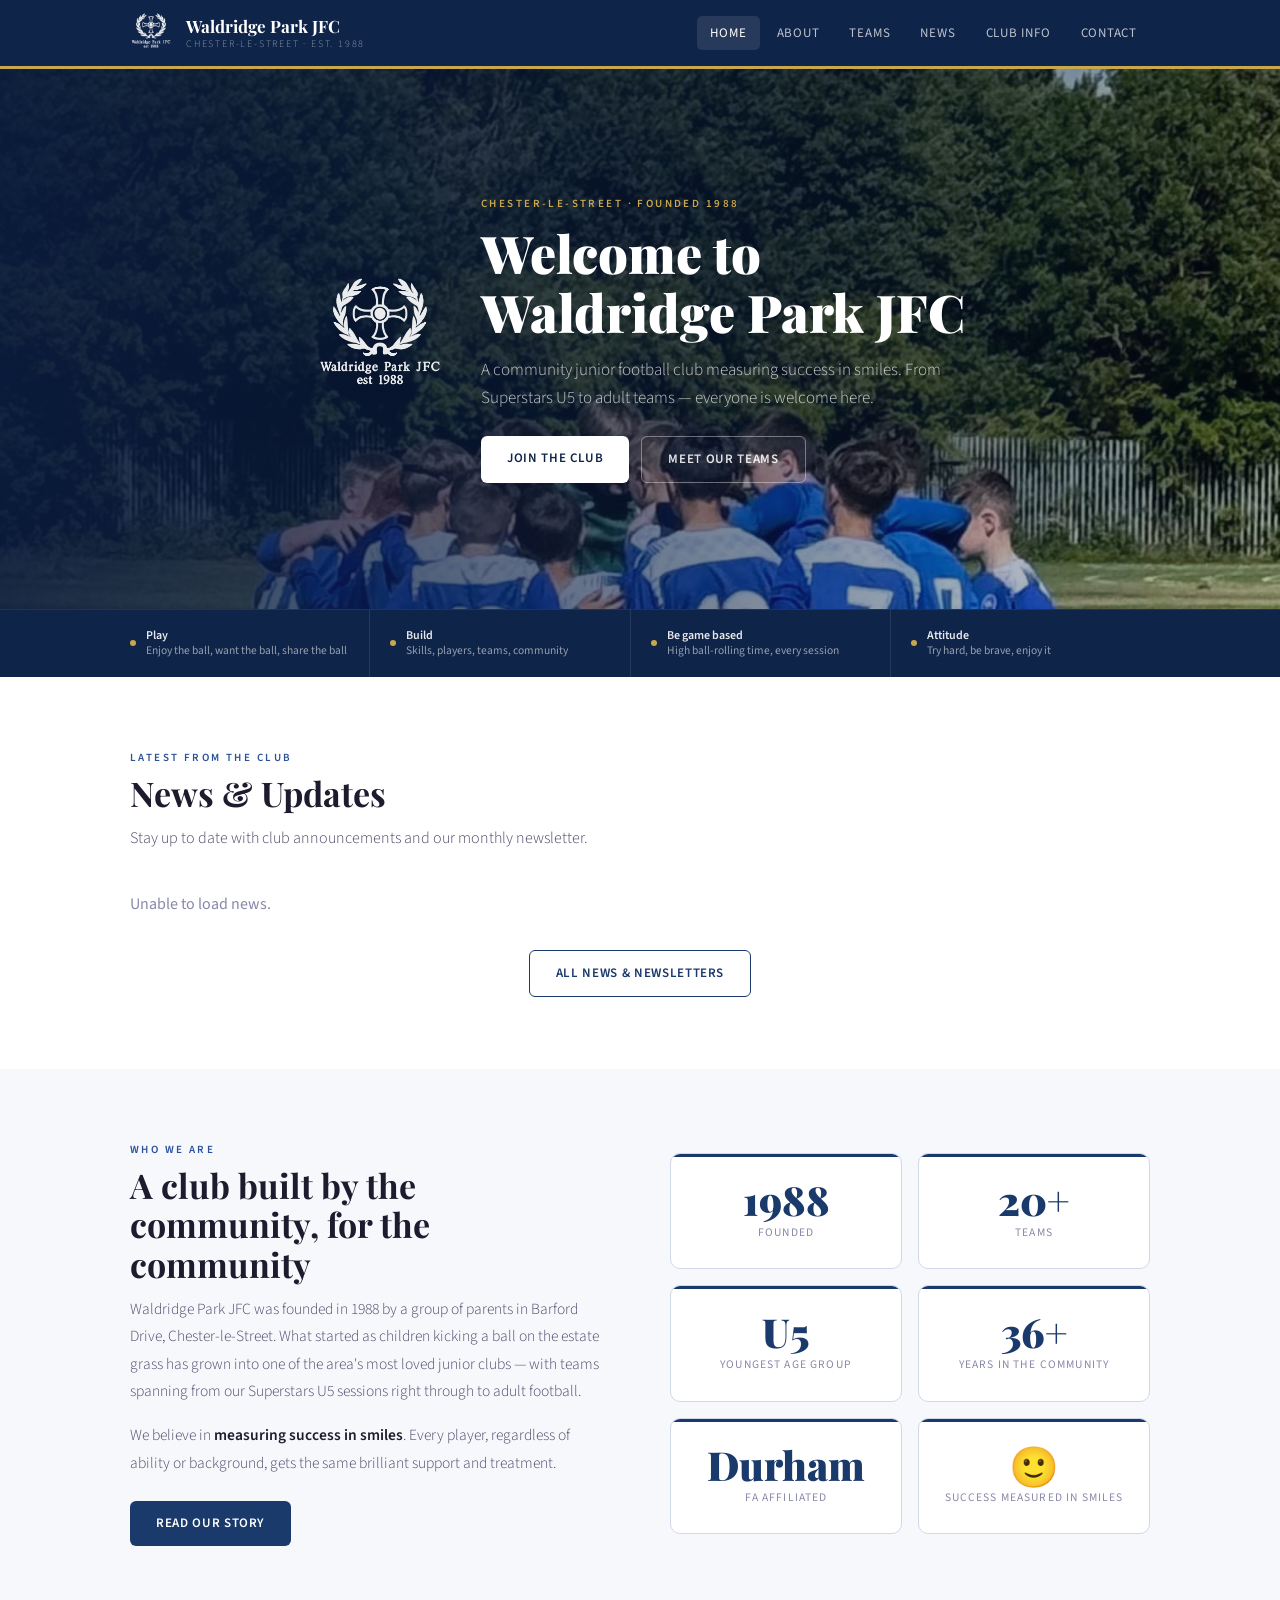
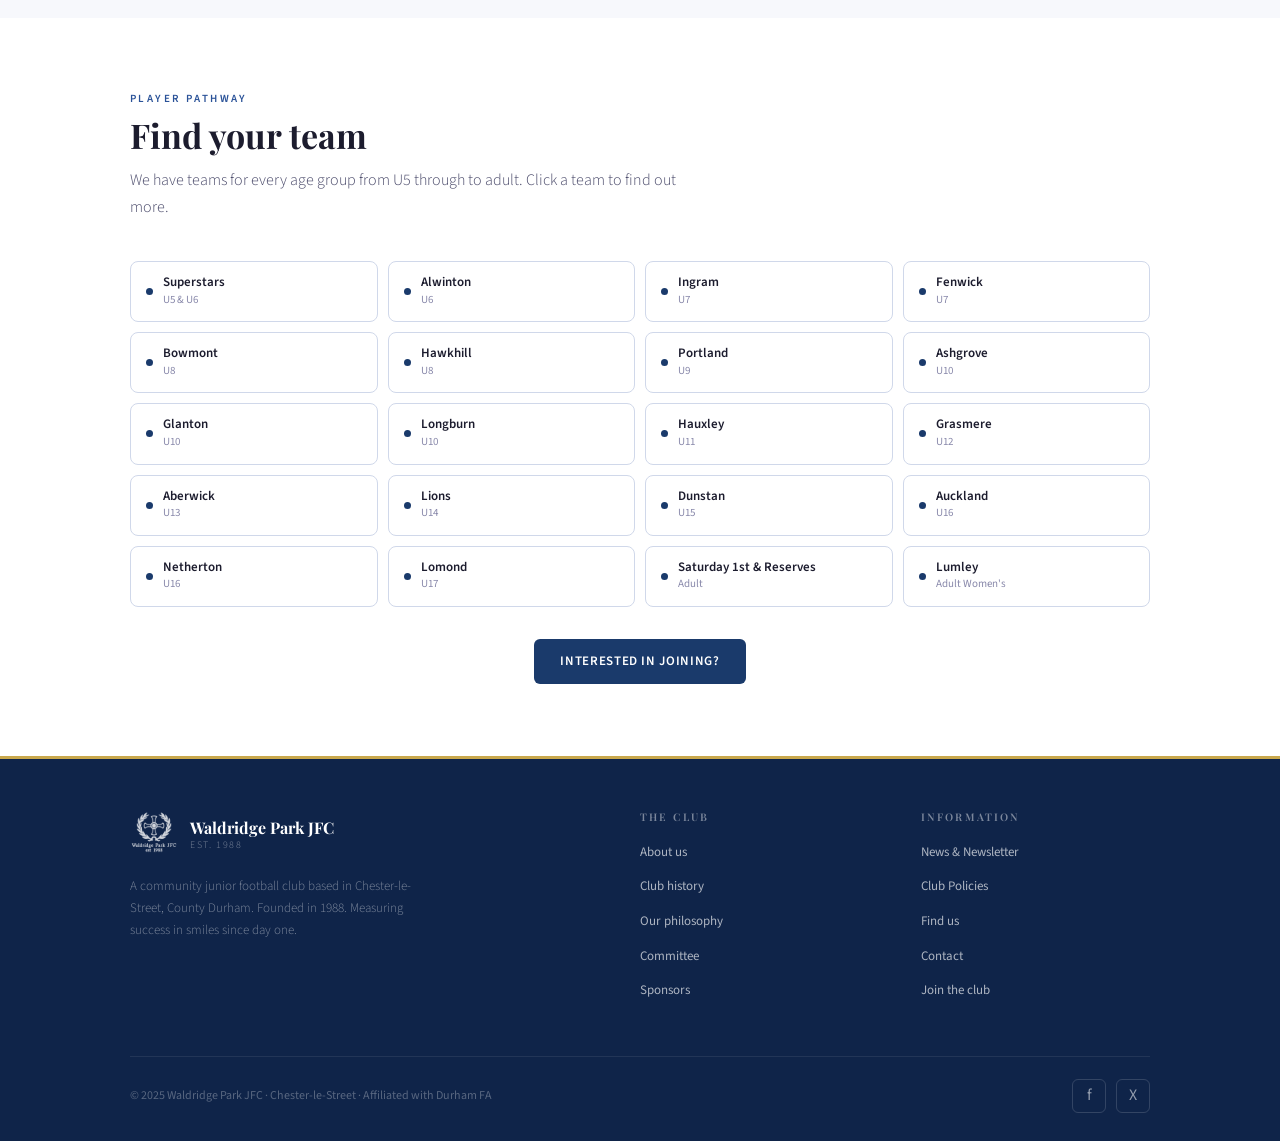
<file: index.html>
<!DOCTYPE html>
<html lang="en">
<head>
  <meta charset="UTF-8">
  <meta name="viewport" content="width=device-width, initial-scale=1.0">
  <meta name="description" content="Waldridge Park JFC — a community junior football club in Chester-le-Street, County Durham. Founded in 1988. Teams from U5 to adult.">
  <title>Waldridge Park JFC — Chester-le-Street</title>
  <link rel="stylesheet" href="/css/style.css">
  <link rel="icon" href="/images/badge.png" type="image/png">
</head>
<body>

  <!-- NAV -->
  <nav class="nav">
    <div class="nav-inner">
      <a href="/index.html" class="nav-logo">
        <img src="/images/badge.png" alt="Waldridge Park JFC crest">
        <div class="nav-logo-text">
          Waldridge Park JFC
          <span>Chester-le-Street · Est. 1988</span>
        </div>
      </a>
      <ul class="nav-links" id="nav-links">
        <li><a href="/index.html" class="active">Home</a></li>
        <li><a href="/pages/about.html">About</a></li>
        <li><a href="/pages/teams.html">Teams</a></li>
        <li><a href="/pages/news.html">News</a></li>
        <li><a href="/pages/club-info.html">Club Info</a></li>
        <li><a href="/pages/contact.html">Contact</a></li>
      </ul>
      <button class="nav-toggle" id="nav-toggle" aria-label="Toggle navigation">
        <span></span><span></span><span></span>
      </button>
    </div>
  </nav>

  <!-- HERO — D1: content pushed higher; D6: badge added left of title -->
  <section class="home-hero" style="position:relative;min-height:540px;overflow:hidden;display:flex;align-items:center;">
    <img src="/images/hero.jpg" alt="Waldridge Park JFC players in pre-match huddle"
      style="position:absolute;inset:0;width:100%;height:100%;object-fit:cover;object-position:center 30%;">
    <div style="position:absolute;inset:0;background:linear-gradient(to right,rgba(10,28,64,0.90) 0%,rgba(10,28,64,0.55) 55%,rgba(10,28,64,0.15) 100%);"></div>
    <div class="container" style="position:relative;z-index:2;padding-top:48px;padding-bottom:48px;">
      <div style="display:flex;align-items:center;gap:36px;flex-wrap:wrap;">
        <!-- D6: Large badge -->
        <img src="/images/badge.png" alt="Waldridge Park JFC crest"
          style="width:130px;height:130px;object-fit:contain;filter:brightness(0) invert(1);opacity:0.92;flex-shrink:0;">
        <div>
          <p style="font-size:11px;font-weight:600;letter-spacing:0.22em;text-transform:uppercase;color:var(--gold);margin-bottom:10px;">Chester-le-Street · Founded 1988</p>
          <h1 style="color:var(--white);margin-bottom:14px;">Welcome to<br>Waldridge Park JFC</h1>
          <p style="font-size:17px;color:rgba(255,255,255,0.76);font-weight:300;max-width:480px;line-height:1.65;margin-bottom:24px;">A community junior football club measuring success in smiles. From Superstars U5 to adult teams — everyone is welcome here.</p>
          <div style="display:flex;gap:12px;flex-wrap:wrap;">
            <a href="/pages/contact.html#join" class="btn btn-white">Join the club</a>
            <a href="/pages/teams.html" class="btn btn-outline-white">Meet our teams</a>
          </div>
        </div>
      </div>
    </div>
  </section>

  <!-- PHILOSOPHY STRIP -->
  <div class="philosophy">
    <div class="philosophy-inner">
      <div class="philosophy-item"><div class="philosophy-dot"></div><p><strong>Play</strong>Enjoy the ball, want the ball, share the ball</p></div>
      <div class="philosophy-item"><div class="philosophy-dot"></div><p><strong>Build</strong>Skills, players, teams, community</p></div>
      <div class="philosophy-item"><div class="philosophy-dot"></div><p><strong>Be game based</strong>High ball-rolling time, every session</p></div>
      <div class="philosophy-item"><div class="philosophy-dot"></div><p><strong>Attitude</strong>Try hard, be brave, enjoy it</p></div>
    </div>
  </div>

  <!-- NEWS — D2: object-fit cover with fixed aspect ratio container -->
  <section class="section">
    <div class="container">
      <p class="section-label">Latest from the club</p>
      <h2 class="section-title">News &amp; Updates</h2>
      <p class="section-intro">Stay up to date with club announcements and our monthly newsletter.</p>
      <div class="news-grid" id="home-news-grid">
        <div style="color:var(--text-light);padding:40px 0;grid-column:1/-1;text-align:center;">Loading latest news...</div>
      </div>
      <div style="margin-top:32px;text-align:center;">
        <a href="/pages/news.html" class="btn btn-outline-blue">All News &amp; Newsletters</a>
      </div>
    </div>
  </section>

  <!-- WHO WE ARE — D3/D4: mobile stats stack to single column, smaller stat numbers on mobile -->
  <section class="section section-alt">
    <div class="container">
      <div class="about-home-grid">
        <div class="about-home-text">
          <p class="section-label">Who we are</p>
          <h2 class="section-title">A club built by the community, for the community</h2>
          <p style="font-size:15.5px;color:var(--text-mid);line-height:1.78;font-weight:300;margin-bottom:16px;">Waldridge Park JFC was founded in 1988 by a group of parents in Barford Drive, Chester-le-Street. What started as children kicking a ball on the estate grass has grown into one of the area's most loved junior clubs — with teams spanning from our Superstars U5 sessions right through to adult football.</p>
          <p style="font-size:15.5px;color:var(--text-mid);line-height:1.78;font-weight:300;margin-bottom:24px;">We believe in <strong style="color:var(--text);font-weight:600;">measuring success in smiles</strong>. Every player, regardless of ability or background, gets the same brilliant support and treatment.</p>
          <a href="/pages/about.html" class="btn btn-blue">Read our story</a>
        </div>
        <div class="stat-grid">
          <div class="stat-card"><div class="stat-num">1988</div><div class="stat-label">Founded</div></div>
          <div class="stat-card"><div class="stat-num">20+</div><div class="stat-label">Teams</div></div>
          <div class="stat-card"><div class="stat-num">U5</div><div class="stat-label">Youngest age group</div></div>
          <div class="stat-card"><div class="stat-num">36+</div><div class="stat-label">Years in the community</div></div>
          <div class="stat-card"><div class="stat-num">Durham</div><div class="stat-label">FA affiliated</div></div>
          <div class="stat-card"><div class="stat-num">&#x1F642;</div><div class="stat-label">Success measured in smiles</div></div>
        </div>
      </div>
    </div>
  </section>

  <!-- TEAMS — D5: Auckland and Netherton separated, Lumley added -->
  <section class="section">
    <div class="container">
      <p class="section-label">Player pathway</p>
      <h2 class="section-title">Find your team</h2>
      <p class="section-intro">We have teams for every age group from U5 through to adult. Click a team to find out more.</p>
      <div class="teams-grid">
        <a href="/pages/teams.html#superstars" class="team-pill"><div class="team-dot"></div><div><div class="team-name">Superstars</div><div class="team-age">U5 &amp; U6</div></div></a>
        <a href="/pages/teams.html#alwinton" class="team-pill"><div class="team-dot"></div><div><div class="team-name">Alwinton</div><div class="team-age">U6</div></div></a>
        <a href="/pages/teams.html#ingram" class="team-pill"><div class="team-dot"></div><div><div class="team-name">Ingram</div><div class="team-age">U7</div></div></a>
        <a href="/pages/teams.html#fenwick" class="team-pill"><div class="team-dot"></div><div><div class="team-name">Fenwick</div><div class="team-age">U7</div></div></a>
        <a href="/pages/teams.html#bowmont" class="team-pill"><div class="team-dot"></div><div><div class="team-name">Bowmont</div><div class="team-age">U8</div></div></a>
        <a href="/pages/teams.html#hawkhill" class="team-pill"><div class="team-dot"></div><div><div class="team-name">Hawkhill</div><div class="team-age">U8</div></div></a>
        <a href="/pages/teams.html#portland" class="team-pill"><div class="team-dot"></div><div><div class="team-name">Portland</div><div class="team-age">U9</div></div></a>
        <a href="/pages/teams.html#ashgrove" class="team-pill"><div class="team-dot"></div><div><div class="team-name">Ashgrove</div><div class="team-age">U10</div></div></a>
        <a href="/pages/teams.html#glanton" class="team-pill"><div class="team-dot"></div><div><div class="team-name">Glanton</div><div class="team-age">U10</div></div></a>
        <a href="/pages/teams.html#longburn" class="team-pill"><div class="team-dot"></div><div><div class="team-name">Longburn</div><div class="team-age">U10</div></div></a>
        <a href="/pages/teams.html#hauxley" class="team-pill"><div class="team-dot"></div><div><div class="team-name">Hauxley</div><div class="team-age">U11</div></div></a>
        <a href="/pages/teams.html#grasmere" class="team-pill"><div class="team-dot"></div><div><div class="team-name">Grasmere</div><div class="team-age">U12</div></div></a>
        <a href="/pages/teams.html#aberwick" class="team-pill"><div class="team-dot"></div><div><div class="team-name">Aberwick</div><div class="team-age">U13</div></div></a>
        <a href="/pages/teams.html#lions" class="team-pill"><div class="team-dot"></div><div><div class="team-name">Lions</div><div class="team-age">U14</div></div></a>
        <a href="/pages/teams.html#dunstan" class="team-pill"><div class="team-dot"></div><div><div class="team-name">Dunstan</div><div class="team-age">U15</div></div></a>
        <a href="/pages/teams.html#auckland" class="team-pill"><div class="team-dot"></div><div><div class="team-name">Auckland</div><div class="team-age">U16</div></div></a>
        <a href="/pages/teams.html#netherton" class="team-pill"><div class="team-dot"></div><div><div class="team-name">Netherton</div><div class="team-age">U16</div></div></a>
        <a href="/pages/teams.html#lomond" class="team-pill"><div class="team-dot"></div><div><div class="team-name">Lomond</div><div class="team-age">U17</div></div></a>
        <a href="/pages/teams.html#adult" class="team-pill"><div class="team-dot"></div><div><div class="team-name">Saturday 1st &amp; Reserves</div><div class="team-age">Adult</div></div></a>
        <a href="/pages/teams.html#lumley" class="team-pill"><div class="team-dot"></div><div><div class="team-name">Lumley</div><div class="team-age">Adult Women's</div></div></a>
      </div>
      <div style="margin-top:32px;text-align:center;">
        <a href="/pages/contact.html#join" class="btn btn-blue">Interested in joining?</a>
      </div>
    </div>
  </section>

  <!-- FOOTER -->
  <footer class="footer">
    <div class="footer-inner">
      <div class="footer-top">
        <div class="footer-brand">
          <a href="/index.html" class="footer-logo">
            <img src="/images/badge.png" alt="Waldridge Park JFC">
            <div class="footer-logo-text">Waldridge Park JFC<span>Est. 1988</span></div>
          </a>
          <p>A community junior football club based in Chester-le-Street, County Durham. Founded in 1988. Measuring success in smiles since day one.</p>
        </div>
        <div class="footer-col">
          <h4>The club</h4>
          <ul>
            <li><a href="/pages/about.html">About us</a></li>
            <li><a href="/pages/about.html#history">Club history</a></li>
            <li><a href="/pages/about.html#philosophy">Our philosophy</a></li>
            <li><a href="/pages/club-info.html#committee">Committee</a></li>
            <li><a href="/pages/club-info.html#sponsors">Sponsors</a></li>
          </ul>
        </div>
        <div class="footer-col">
          <h4>Information</h4>
          <ul>
            <li><a href="/pages/news.html">News &amp; Newsletter</a></li>
            <li><a href="/pages/club-info.html#policies">Club Policies</a></li>
            <li><a href="/pages/contact.html#find-us">Find us</a></li>
            <li><a href="/pages/contact.html">Contact</a></li>
            <li><a href="/pages/contact.html#join">Join the club</a></li>
          </ul>
        </div>
      </div>
      <div class="footer-bottom">
        <p>&copy; 2025 Waldridge Park JFC &middot; Chester-le-Street &middot; Affiliated with Durham FA</p>
        <div class="social-links">
          <a href="https://www.facebook.com/WPJFC88/" class="social-link" title="Facebook" target="_blank" rel="noopener">f</a>
          <a href="https://twitter.com/waldridgepark88" class="social-link" title="X / Twitter" target="_blank" rel="noopener">X</a>
        </div>
      </div>
    </div>
  </footer>

  <script>
    document.getElementById('nav-toggle').addEventListener('click', function() {
      document.getElementById('nav-links').classList.toggle('open');
    });

    // Auto-discover and display 3 most recent news posts
    const GITHUB_REPO = 'craigfisher2001-arch/waldridgepark-website';

    function parseFrontmatter(text) {
      const match = text.match(/^---\n([\s\S]*?)\n---\n([\s\S]*)$/);
      if (!match) return { data: {}, content: text };
      const data = {};
      match[1].split('\n').forEach(line => {
        const colonIdx = line.indexOf(':');
        if (colonIdx > -1) {
          const key = line.slice(0, colonIdx).trim();
          const value = line.slice(colonIdx + 1).trim();
          data[key] = value;
        }
      });
      return { data, content: match[2] };
    }

    function buildCard(slug, data) {
      const img = data.image
        ? `<div class="news-card-img"><img src="${data.image}" alt="${data.title}"></div>`
        : `<div class="news-card-img" style="background:var(--blue-light);display:flex;align-items:center;justify-content:center;"><span style="font-size:11px;color:var(--text-light);text-transform:uppercase;letter-spacing:0.1em;">Waldridge Park JFC</span></div>`;
      return `
        <a href="/pages/article.html?slug=${slug}" class="news-card">
          ${img}
          <div class="news-card-body">
            <p class="news-tag">${data.category === 'newsletter' ? 'Newsletter' : 'Announcement'}</p>
            <h3>${data.title}</h3>
            <p>${data.summary || ''}</p>
            <p class="news-date">${data.date || ''}</p>
          </div>
        </a>`;
    }

    async function loadHomeNews() {
      const grid = document.getElementById('home-news-grid');
      try {
        const apiUrl = `https://api.github.com/repos/${GITHUB_REPO}/contents/content/news`;
        const res = await fetch(apiUrl, { headers: { 'Accept': 'application/vnd.github.v3+json' } });
        if (!res.ok) throw new Error('Could not fetch news');
        const files = await res.json();
        const mdFiles = files.filter(f => f.name.endsWith('.md')).map(f => f.name.replace('.md', ''));

        const results = await Promise.all(
          mdFiles.map(async slug => {
            try {
              const r = await fetch(`/content/news/${slug}.md`);
              if (!r.ok) return null;
              const text = await r.text();
              const { data } = parseFrontmatter(text);
              return { slug, data };
            } catch { return null; }
          })
        );

        const posts = results
          .filter(Boolean)
          .sort((a, b) => new Date(b.data.date) - new Date(a.data.date))
          .slice(0, 3);

        if (posts.length === 0) {
          grid.innerHTML = `<div style="color:var(--text-light);grid-column:1/-1;">No news yet — check back soon.</div>`;
        } else {
          grid.innerHTML = posts.map(p => buildCard(p.slug, p.data)).join('');
        }
      } catch {
        grid.innerHTML = `<div style="color:var(--text-light);grid-column:1/-1;">Unable to load news.</div>`;
      }
    }

    loadHomeNews();
  </script>

</body>
</html>
</file>
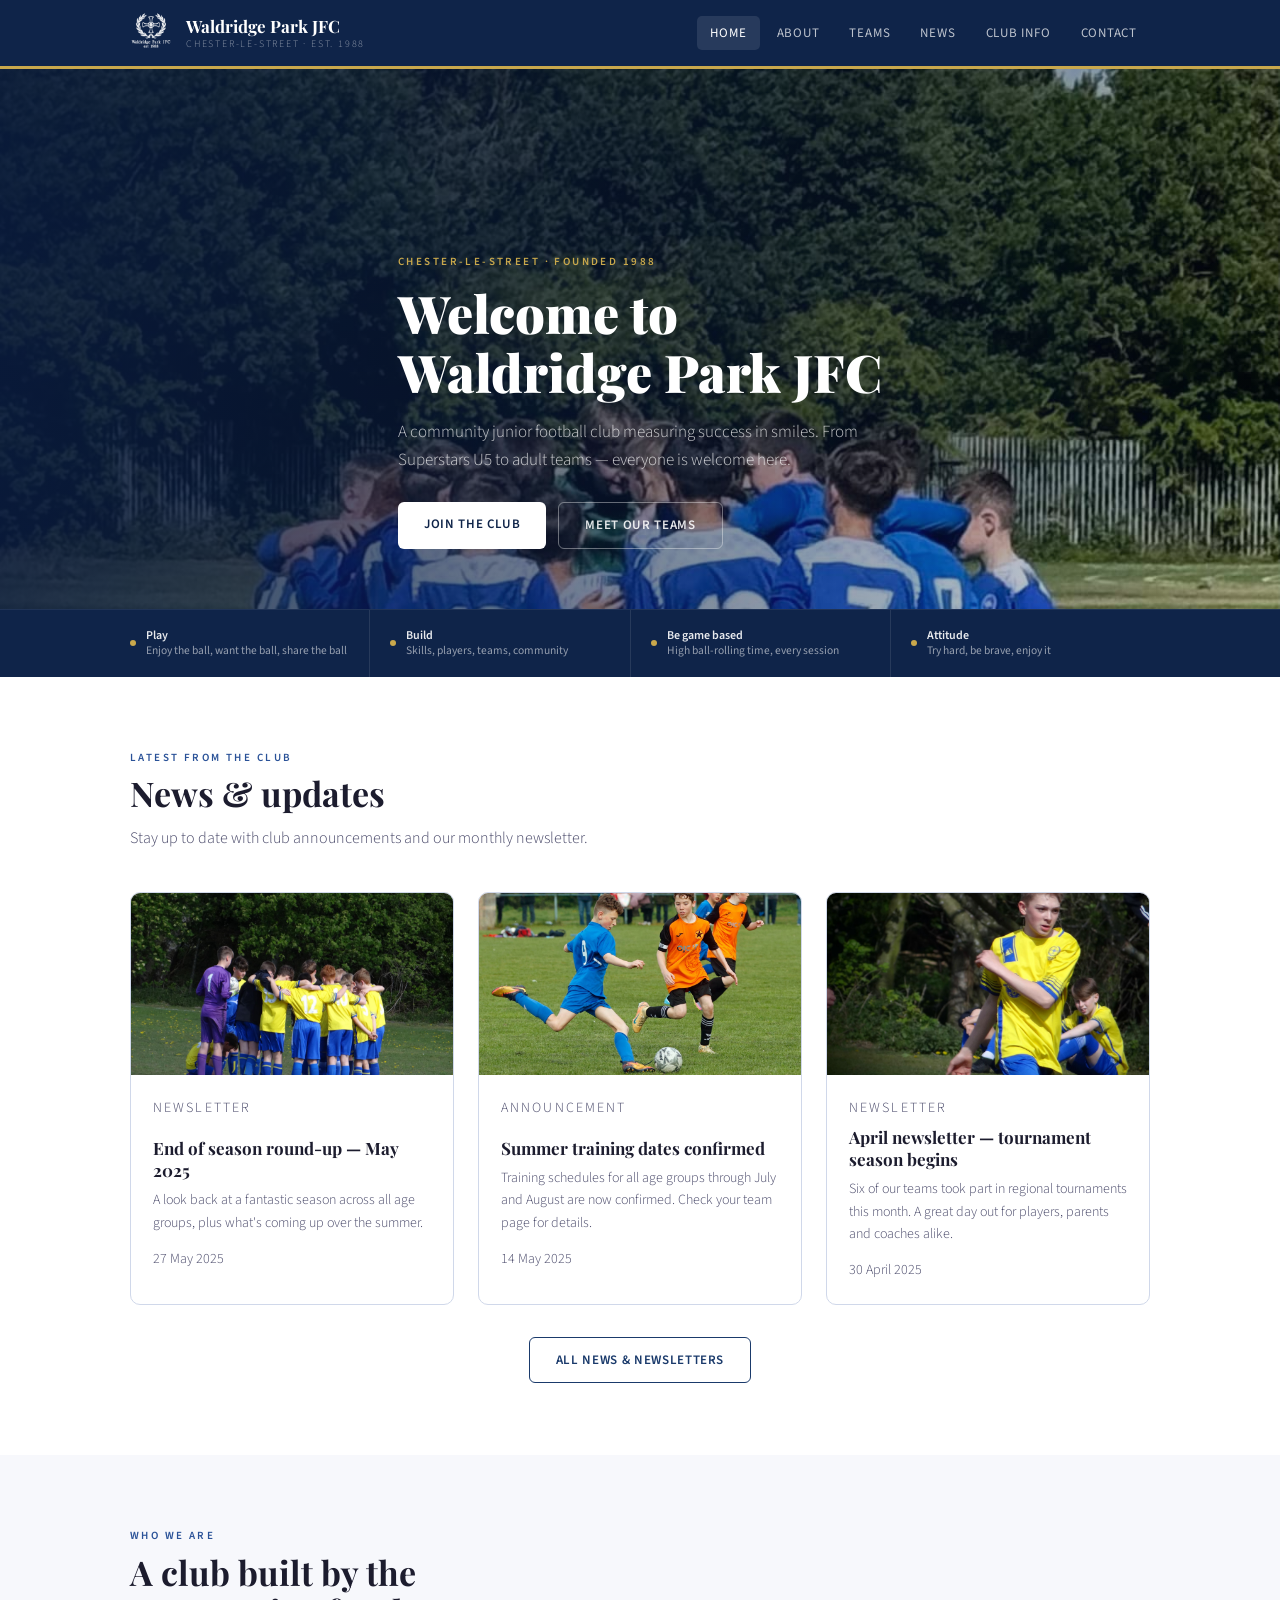
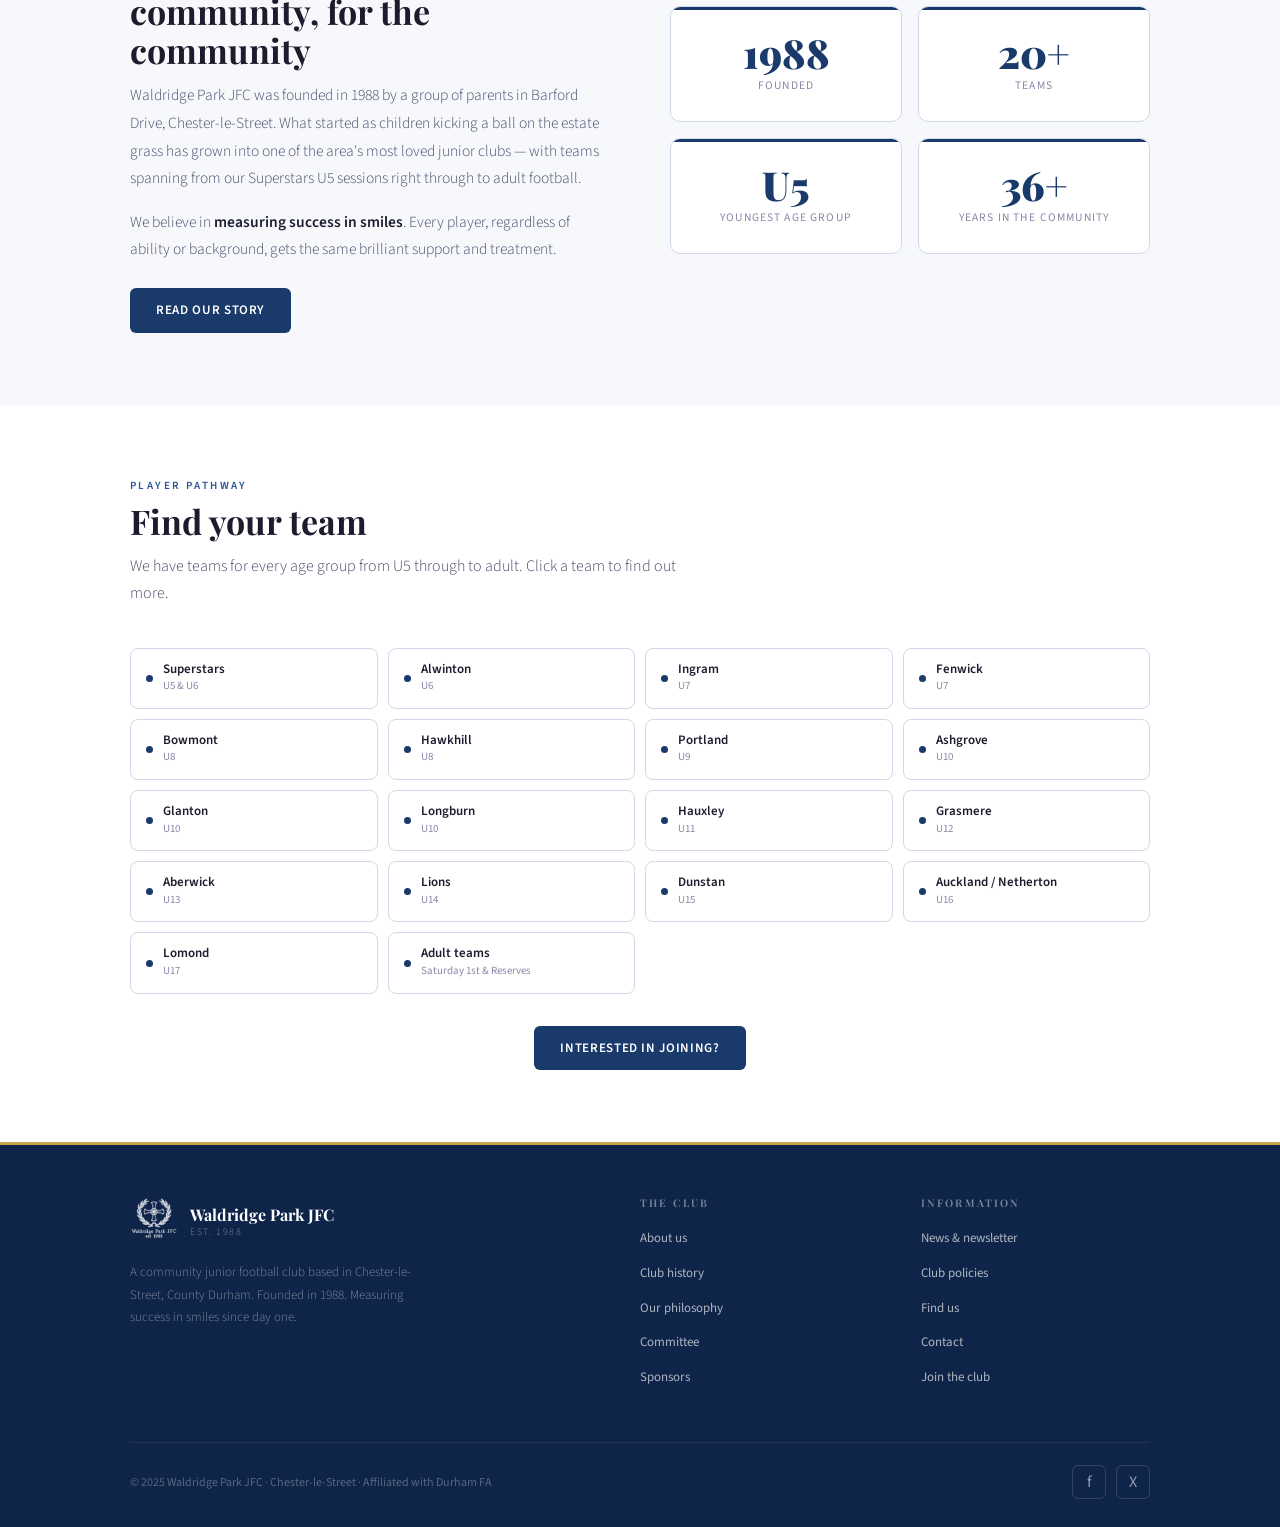
<file: pages/index.html>
<!DOCTYPE html>
<html lang="en">
<head>
  <meta charset="UTF-8">
  <meta name="viewport" content="width=device-width, initial-scale=1.0">
  <meta name="description" content="Waldridge Park JFC — a community junior football club in Chester-le-Street, County Durham. Founded in 1988. Teams from U5 to adult.">
  <title>Waldridge Park JFC — Chester-le-Street</title>
  <link rel="stylesheet" href="/css/style.css">
  <link rel="icon" href="/images/badge.png" type="image/png">
</head>
<body>

  <!-- NAV -->
  <nav class="nav">
    <div class="nav-inner">
      <a href="/index.html" class="nav-logo">
        <img src="/images/badge.png" alt="Waldridge Park JFC crest">
        <div class="nav-logo-text">
          Waldridge Park JFC
          <span>Chester-le-Street · Est. 1988</span>
        </div>
      </a>
      <ul class="nav-links" id="nav-links">
        <li><a href="/index.html" class="active">Home</a></li>
        <li><a href="/pages/about.html">About</a></li>
        <li><a href="/pages/teams.html">Teams</a></li>
        <li><a href="/pages/news.html">News</a></li>
        <li><a href="/pages/club-info.html">Club info</a></li>
        <li><a href="/pages/contact.html">Contact</a></li>
      </ul>
      <button class="nav-toggle" id="nav-toggle" aria-label="Toggle navigation">
        <span></span><span></span><span></span>
      </button>
    </div>
  </nav>

  <!-- HERO -->
  <section class="home-hero" style="position:relative;height:540px;overflow:hidden;display:flex;align-items:flex-end;">
    <img src="/images/hero.jpg" alt="Waldridge Park JFC players in pre-match huddle"
      style="position:absolute;inset:0;width:100%;height:100%;object-fit:cover;object-position:center 30%;">
    <div style="position:absolute;inset:0;background:linear-gradient(to right,rgba(10,28,64,0.88) 0%,rgba(10,28,64,0.5) 55%,rgba(10,28,64,0.12) 100%);"></div>
    <div class="container" style="position:relative;z-index:2;padding-bottom:60px;">
      <p style="font-size:11px;font-weight:600;letter-spacing:0.22em;text-transform:uppercase;color:var(--gold);margin-bottom:12px;">Chester-le-Street · Founded 1988</p>
      <h1 style="color:var(--white);margin-bottom:16px;">Welcome to<br>Waldridge Park JFC</h1>
      <p style="font-size:17px;color:rgba(255,255,255,0.76);font-weight:300;max-width:480px;line-height:1.65;margin-bottom:28px;">A community junior football club measuring success in smiles. From Superstars U5 to adult teams — everyone is welcome here.</p>
      <div style="display:flex;gap:12px;flex-wrap:wrap;">
        <a href="/pages/contact.html#join" class="btn btn-white">Join the club</a>
        <a href="/pages/teams.html" class="btn btn-outline-white">Meet our teams</a>
      </div>
    </div>
  </section>

  <!-- PHILOSOPHY STRIP -->
  <div class="philosophy">
    <div class="philosophy-inner">
      <div class="philosophy-item"><div class="philosophy-dot"></div><p><strong>Play</strong>Enjoy the ball, want the ball, share the ball</p></div>
      <div class="philosophy-item"><div class="philosophy-dot"></div><p><strong>Build</strong>Skills, players, teams, community</p></div>
      <div class="philosophy-item"><div class="philosophy-dot"></div><p><strong>Be game based</strong>High ball-rolling time, every session</p></div>
      <div class="philosophy-item"><div class="philosophy-dot"></div><p><strong>Attitude</strong>Try hard, be brave, enjoy it</p></div>
    </div>
  </div>

  <!-- NEWS -->
  <section class="section">
    <div class="container">
      <p class="section-label">Latest from the club</p>
      <h2 class="section-title">News &amp; updates</h2>
      <p class="section-intro">Stay up to date with club announcements and our monthly newsletter.</p>
      <div class="news-grid">

        <a href="/pages/news.html" class="news-card">
          <div class="news-card-img">
            <img src="/images/photo-huddle.jpg" alt="Team huddle">
          </div>
          <div class="news-card-body">
            <p class="news-tag">Newsletter</p>
            <h3>End of season round-up — May 2025</h3>
            <p>A look back at a fantastic season across all age groups, plus what's coming up over the summer.</p>
            <p class="news-date">27 May 2025</p>
          </div>
        </a>

        <a href="/pages/news.html" class="news-card">
          <div class="news-card-img">
            <img src="/images/photo-action-1.jpg" alt="Player in action">
          </div>
          <div class="news-card-body">
            <p class="news-tag">Announcement</p>
            <h3>Summer training dates confirmed</h3>
            <p>Training schedules for all age groups through July and August are now confirmed. Check your team page for details.</p>
            <p class="news-date">14 May 2025</p>
          </div>
        </a>

        <a href="/pages/news.html" class="news-card">
          <div class="news-card-img">
            <img src="/images/photo-action-2.jpg" alt="Player with ball">
          </div>
          <div class="news-card-body">
            <p class="news-tag">Newsletter</p>
            <h3>April newsletter — tournament season begins</h3>
            <p>Six of our teams took part in regional tournaments this month. A great day out for players, parents and coaches alike.</p>
            <p class="news-date">30 April 2025</p>
          </div>
        </a>

      </div>
      <div style="margin-top:32px;text-align:center;">
        <a href="/pages/news.html" class="btn btn-outline-blue">All news &amp; newsletters</a>
      </div>
    </div>
  </section>

  <!-- ABOUT STRIP -->
  <section class="section section-alt">
    <div class="container">
      <div style="display:grid;grid-template-columns:1fr 1fr;gap:60px;align-items:center;">
        <div>
          <p class="section-label">Who we are</p>
          <h2 class="section-title">A club built by the community, for the community</h2>
          <p style="font-size:15.5px;color:var(--text-mid);line-height:1.78;font-weight:300;margin-bottom:16px;">Waldridge Park JFC was founded in 1988 by a group of parents in Barford Drive, Chester-le-Street. What started as children kicking a ball on the estate grass has grown into one of the area's most loved junior clubs — with teams spanning from our Superstars U5 sessions right through to adult football.</p>
          <p style="font-size:15.5px;color:var(--text-mid);line-height:1.78;font-weight:300;margin-bottom:24px;">We believe in <strong style="color:var(--text);font-weight:600;">measuring success in smiles</strong>. Every player, regardless of ability or background, gets the same brilliant support and treatment.</p>
          <a href="/pages/about.html" class="btn btn-blue">Read our story</a>
        </div>
        <div style="display:grid;grid-template-columns:1fr 1fr;gap:16px;">
          <div class="stat-card"><div class="stat-num">1988</div><div class="stat-label">Founded</div></div>
          <div class="stat-card"><div class="stat-num">20+</div><div class="stat-label">Teams</div></div>
          <div class="stat-card"><div class="stat-num">U5</div><div class="stat-label">Youngest age group</div></div>
          <div class="stat-card"><div class="stat-num">36+</div><div class="stat-label">Years in the community</div></div>
        </div>
      </div>
    </div>
  </section>

  <!-- TEAMS -->
  <section class="section">
    <div class="container">
      <p class="section-label">Player pathway</p>
      <h2 class="section-title">Find your team</h2>
      <p class="section-intro">We have teams for every age group from U5 through to adult. Click a team to find out more.</p>
      <div class="teams-grid">
        <a href="/pages/teams.html#superstars" class="team-pill"><div class="team-dot"></div><div><div class="team-name">Superstars</div><div class="team-age">U5 &amp; U6</div></div></a>
        <a href="/pages/teams.html#alwinton" class="team-pill"><div class="team-dot"></div><div><div class="team-name">Alwinton</div><div class="team-age">U6</div></div></a>
        <a href="/pages/teams.html#ingram" class="team-pill"><div class="team-dot"></div><div><div class="team-name">Ingram</div><div class="team-age">U7</div></div></a>
        <a href="/pages/teams.html#fenwick" class="team-pill"><div class="team-dot"></div><div><div class="team-name">Fenwick</div><div class="team-age">U7</div></div></a>
        <a href="/pages/teams.html#bowmont" class="team-pill"><div class="team-dot"></div><div><div class="team-name">Bowmont</div><div class="team-age">U8</div></div></a>
        <a href="/pages/teams.html#hawkhill" class="team-pill"><div class="team-dot"></div><div><div class="team-name">Hawkhill</div><div class="team-age">U8</div></div></a>
        <a href="/pages/teams.html#portland" class="team-pill"><div class="team-dot"></div><div><div class="team-name">Portland</div><div class="team-age">U9</div></div></a>
        <a href="/pages/teams.html#ashgrove" class="team-pill"><div class="team-dot"></div><div><div class="team-name">Ashgrove</div><div class="team-age">U10</div></div></a>
        <a href="/pages/teams.html#glanton" class="team-pill"><div class="team-dot"></div><div><div class="team-name">Glanton</div><div class="team-age">U10</div></div></a>
        <a href="/pages/teams.html#longburn" class="team-pill"><div class="team-dot"></div><div><div class="team-name">Longburn</div><div class="team-age">U10</div></div></a>
        <a href="/pages/teams.html#hauxley" class="team-pill"><div class="team-dot"></div><div><div class="team-name">Hauxley</div><div class="team-age">U11</div></div></a>
        <a href="/pages/teams.html#grasmere" class="team-pill"><div class="team-dot"></div><div><div class="team-name">Grasmere</div><div class="team-age">U12</div></div></a>
        <a href="/pages/teams.html#aberwick" class="team-pill"><div class="team-dot"></div><div><div class="team-name">Aberwick</div><div class="team-age">U13</div></div></a>
        <a href="/pages/teams.html#lions" class="team-pill"><div class="team-dot"></div><div><div class="team-name">Lions</div><div class="team-age">U14</div></div></a>
        <a href="/pages/teams.html#dunstan" class="team-pill"><div class="team-dot"></div><div><div class="team-name">Dunstan</div><div class="team-age">U15</div></div></a>
        <a href="/pages/teams.html#auckland" class="team-pill"><div class="team-dot"></div><div><div class="team-name">Auckland / Netherton</div><div class="team-age">U16</div></div></a>
        <a href="/pages/teams.html#lomond" class="team-pill"><div class="team-dot"></div><div><div class="team-name">Lomond</div><div class="team-age">U17</div></div></a>
        <a href="/pages/teams.html#adult" class="team-pill"><div class="team-dot"></div><div><div class="team-name">Adult teams</div><div class="team-age">Saturday 1st &amp; Reserves</div></div></a>
      </div>
      <div style="margin-top:32px;text-align:center;">
        <a href="/pages/contact.html#join" class="btn btn-blue">Interested in joining?</a>
      </div>
    </div>
  </section>

  <!-- FOOTER -->
  <footer class="footer">
    <div class="footer-inner">
      <div class="footer-top">
        <div class="footer-brand">
          <a href="/index.html" class="footer-logo">
            <img src="/images/badge.png" alt="Waldridge Park JFC">
            <div class="footer-logo-text">Waldridge Park JFC<span>Est. 1988</span></div>
          </a>
          <p>A community junior football club based in Chester-le-Street, County Durham. Founded in 1988. Measuring success in smiles since day one.</p>
        </div>
        <div class="footer-col">
          <h4>The club</h4>
          <ul>
            <li><a href="/pages/about.html">About us</a></li>
            <li><a href="/pages/about.html#history">Club history</a></li>
            <li><a href="/pages/about.html#philosophy">Our philosophy</a></li>
            <li><a href="/pages/club-info.html#committee">Committee</a></li>
            <li><a href="/pages/club-info.html#sponsors">Sponsors</a></li>
          </ul>
        </div>
        <div class="footer-col">
          <h4>Information</h4>
          <ul>
            <li><a href="/pages/news.html">News &amp; newsletter</a></li>
            <li><a href="/pages/club-info.html#policies">Club policies</a></li>
            <li><a href="/pages/contact.html#find-us">Find us</a></li>
            <li><a href="/pages/contact.html">Contact</a></li>
            <li><a href="/pages/contact.html#join">Join the club</a></li>
          </ul>
        </div>
      </div>
      <div class="footer-bottom">
        <p>&copy; 2025 Waldridge Park JFC &middot; Chester-le-Street &middot; Affiliated with Durham FA</p>
        <div class="social-links">
          <a href="https://www.facebook.com/WPJFC88/" class="social-link" title="Facebook" target="_blank" rel="noopener">f</a>
          <a href="https://twitter.com/waldridgepark88" class="social-link" title="X / Twitter" target="_blank" rel="noopener">X</a>
        </div>
      </div>
    </div>
  </footer>

  <script>
    document.getElementById('nav-toggle').addEventListener('click', function() {
      document.getElementById('nav-links').classList.toggle('open');
    });
  </script>

</body>
</html>
</file>
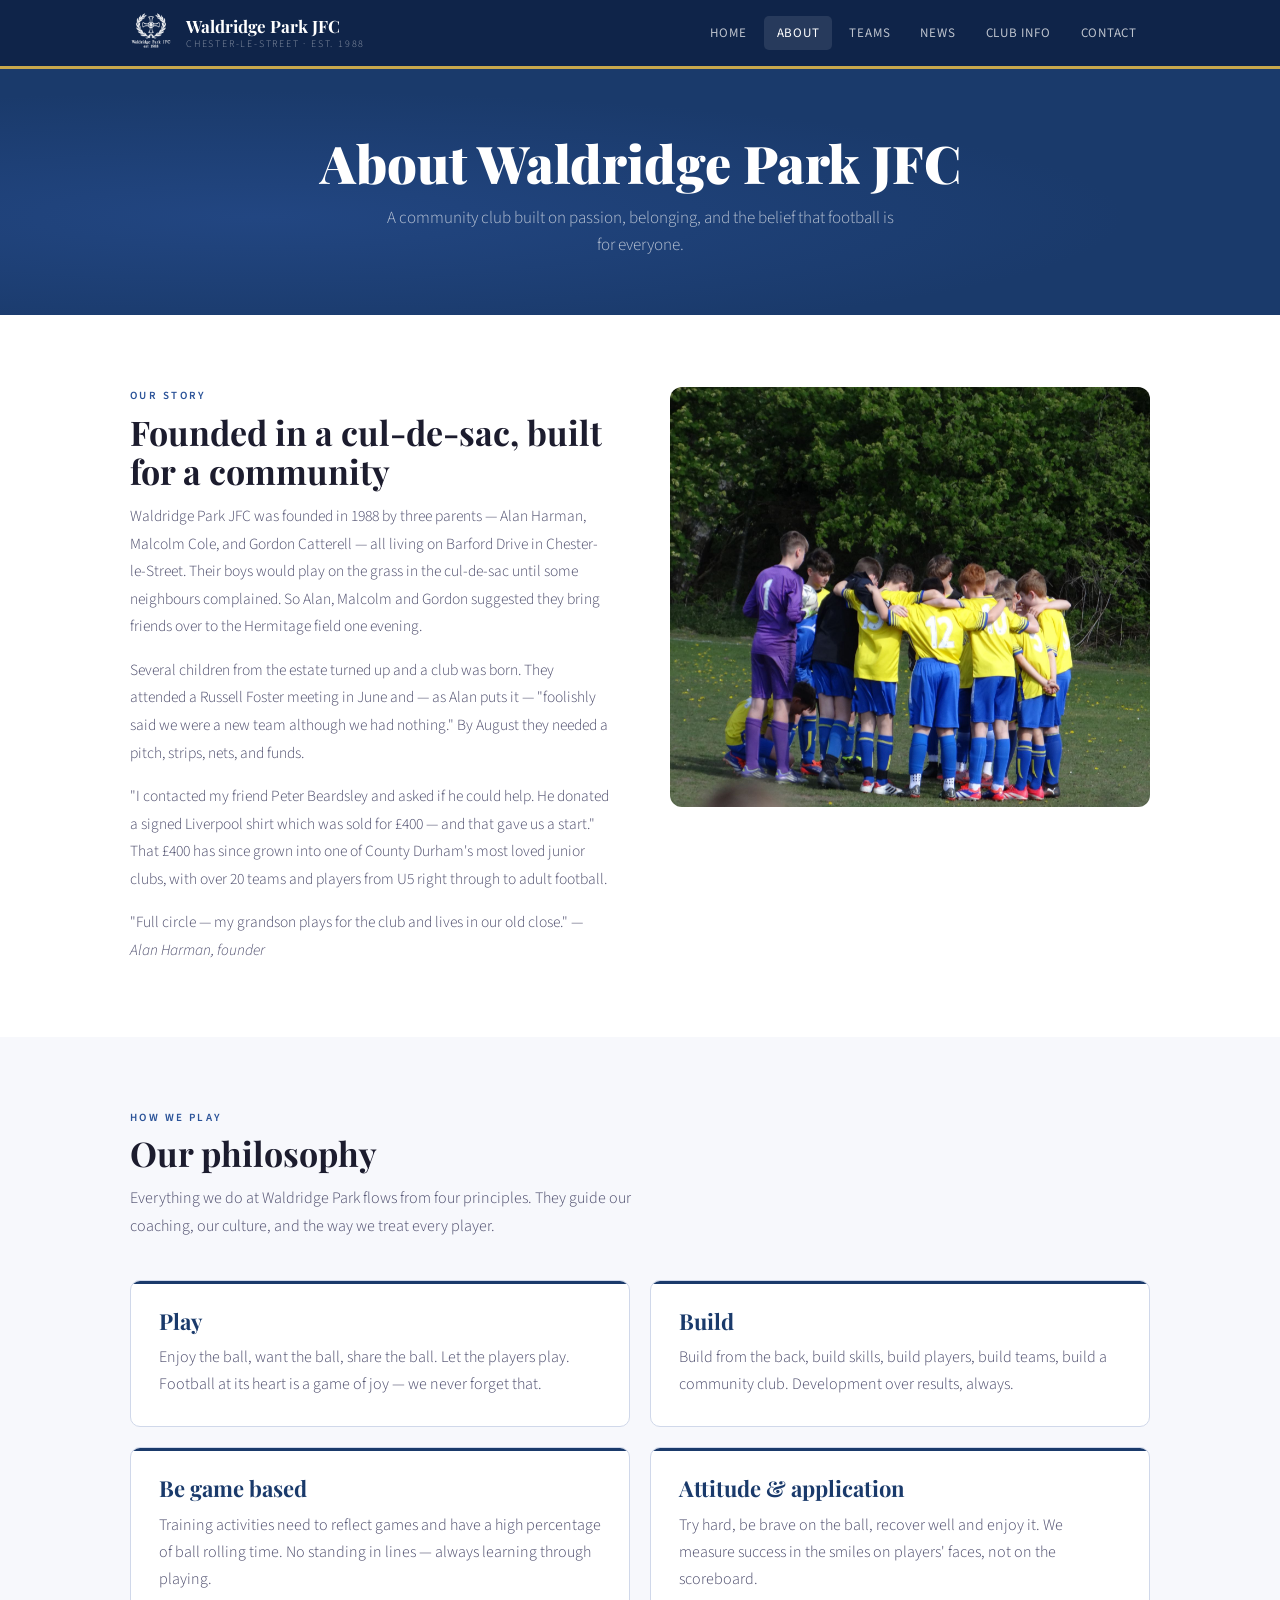
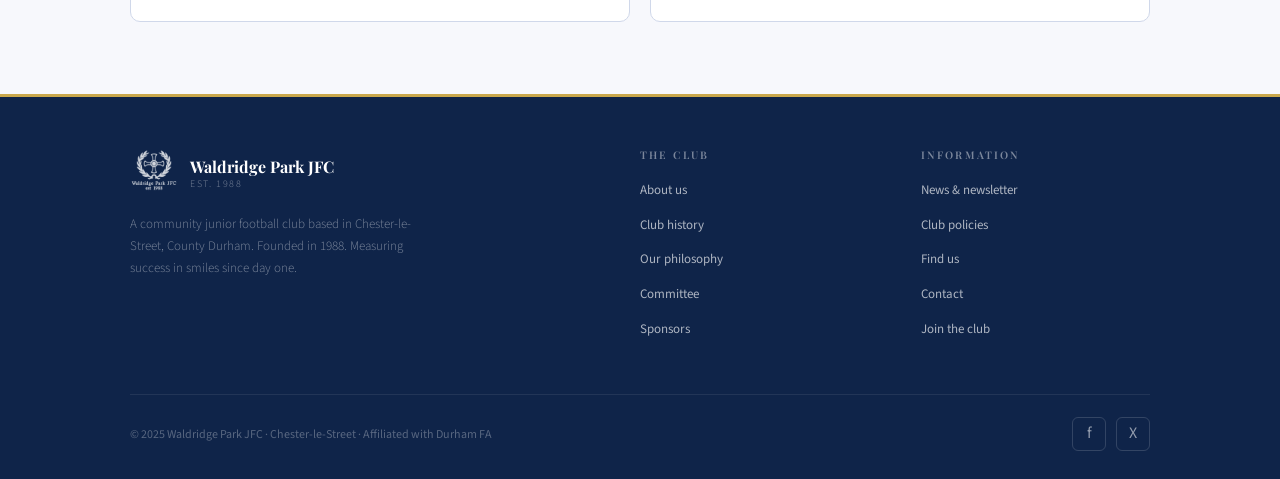
<file: about.html>
<!DOCTYPE html>
<html lang="en">
<head>
  <meta charset="UTF-8">
  <meta name="viewport" content="width=device-width, initial-scale=1.0">
  <meta name="description" content="The story of Waldridge Park JFC — founded in 1988 in Chester-le-Street, County Durham.">
  <title>About Us — Waldridge Park JFC</title>
  <link rel="stylesheet" href="/css/style.css">
  <link rel="icon" href="/images/badge.png" type="image/png">
</head>
<body>

  <nav class="nav">
    <div class="nav-inner">
      <a href="/index.html" class="nav-logo">
        <img src="/images/badge.png" alt="Waldridge Park JFC crest">
        <div class="nav-logo-text">Waldridge Park JFC<span>Chester-le-Street · Est. 1988</span></div>
      </a>
      <ul class="nav-links" id="nav-links">
        <li><a href="/index.html">Home</a></li>
        <li><a href="/pages/about.html" class="active">About</a></li>
        <li><a href="/pages/teams.html">Teams</a></li>
        <li><a href="/pages/news.html">News</a></li>
        <li><a href="/pages/club-info.html">Club info</a></li>
        <li><a href="/pages/contact.html">Contact</a></li>
      </ul>
      <button class="nav-toggle" id="nav-toggle" aria-label="Toggle navigation"><span></span><span></span><span></span></button>
    </div>
  </nav>

  <div class="page-hero">
    <div class="container">
      <h1>About Waldridge Park JFC</h1>
      <p>A community club built on passion, belonging, and the belief that football is for everyone.</p>
    </div>
  </div>

  <!-- HISTORY -->
  <section class="section" id="history">
    <div class="container">
      <div style="display:grid;grid-template-columns:1fr 1fr;gap:60px;align-items:start;">
        <div>
          <p class="section-label">Our story</p>
          <h2 class="section-title">Founded in a cul-de-sac, built for a community</h2>
          <p style="font-size:15.5px;color:var(--text-mid);line-height:1.78;font-weight:300;margin-bottom:16px;">Waldridge Park JFC was founded in 1988 by three parents — Alan Harman, Malcolm Cole, and Gordon Catterell — all living on Barford Drive in Chester-le-Street. Their boys would play on the grass in the cul-de-sac until some neighbours complained. So Alan, Malcolm and Gordon suggested they bring friends over to the Hermitage field one evening.</p>
          <p style="font-size:15.5px;color:var(--text-mid);line-height:1.78;font-weight:300;margin-bottom:16px;">Several children from the estate turned up and a club was born. They attended a Russell Foster meeting in June and — as Alan puts it — "foolishly said we were a new team although we had nothing." By August they needed a pitch, strips, nets, and funds.</p>
          <p style="font-size:15.5px;color:var(--text-mid);line-height:1.78;font-weight:300;margin-bottom:16px;">"I contacted my friend Peter Beardsley and asked if he could help. He donated a signed Liverpool shirt which was sold for £400 — and that gave us a start." That £400 has since grown into one of County Durham's most loved junior clubs, with over 20 teams and players from U5 right through to adult football.</p>
          <p style="font-size:15.5px;color:var(--text-mid);line-height:1.78;font-weight:300;">"Full circle — my grandson plays for the club and lives in our old close." — <em>Alan Harman, founder</em></p>
        </div>
        <div>
          <img src="/images/photo-huddle.jpg" alt="Waldridge Park players" style="width:100%;border-radius:12px;object-fit:cover;height:420px;">
        </div>
      </div>
    </div>
  </section>

  <!-- PHILOSOPHY -->
  <section class="section section-alt" id="philosophy">
    <div class="container">
      <p class="section-label">How we play</p>
      <h2 class="section-title">Our philosophy</h2>
      <p class="section-intro">Everything we do at Waldridge Park flows from four principles. They guide our coaching, our culture, and the way we treat every player.</p>
      <div style="display:grid;grid-template-columns:repeat(2,1fr);gap:20px;">

        <div style="background:var(--white);border:1px solid var(--border);border-radius:10px;padding:28px;position:relative;overflow:hidden;">
          <div style="position:absolute;top:0;left:0;right:0;height:3px;background:var(--blue);"></div>
          <h3 style="font-size:22px;color:var(--blue);margin-bottom:10px;">Play</h3>
          <p style="color:var(--text-mid);font-weight:300;line-height:1.7;">Enjoy the ball, want the ball, share the ball. Let the players play. Football at its heart is a game of joy — we never forget that.</p>
        </div>

        <div style="background:var(--white);border:1px solid var(--border);border-radius:10px;padding:28px;position:relative;overflow:hidden;">
          <div style="position:absolute;top:0;left:0;right:0;height:3px;background:var(--blue);"></div>
          <h3 style="font-size:22px;color:var(--blue);margin-bottom:10px;">Build</h3>
          <p style="color:var(--text-mid);font-weight:300;line-height:1.7;">Build from the back, build skills, build players, build teams, build a community club. Development over results, always.</p>
        </div>

        <div style="background:var(--white);border:1px solid var(--border);border-radius:10px;padding:28px;position:relative;overflow:hidden;">
          <div style="position:absolute;top:0;left:0;right:0;height:3px;background:var(--blue);"></div>
          <h3 style="font-size:22px;color:var(--blue);margin-bottom:10px;">Be game based</h3>
          <p style="color:var(--text-mid);font-weight:300;line-height:1.7;">Training activities need to reflect games and have a high percentage of ball rolling time. No standing in lines — always learning through playing.</p>
        </div>

        <div style="background:var(--white);border:1px solid var(--border);border-radius:10px;padding:28px;position:relative;overflow:hidden;">
          <div style="position:absolute;top:0;left:0;right:0;height:3px;background:var(--blue);"></div>
          <h3 style="font-size:22px;color:var(--blue);margin-bottom:10px;">Attitude &amp; application</h3>
          <p style="color:var(--text-mid);font-weight:300;line-height:1.7;">Try hard, be brave on the ball, recover well and enjoy it. We measure success in the smiles on players' faces, not on the scoreboard.</p>
        </div>

      </div>
    </div>
  </section>

  <footer class="footer">
    <div class="footer-inner">
      <div class="footer-top">
        <div class="footer-brand">
          <a href="/index.html" class="footer-logo">
            <img src="/images/badge.png" alt="Waldridge Park JFC">
            <div class="footer-logo-text">Waldridge Park JFC<span>Est. 1988</span></div>
          </a>
          <p>A community junior football club based in Chester-le-Street, County Durham. Founded in 1988. Measuring success in smiles since day one.</p>
        </div>
        <div class="footer-col">
          <h4>The club</h4>
          <ul>
            <li><a href="/pages/about.html">About us</a></li>
            <li><a href="/pages/about.html#history">Club history</a></li>
            <li><a href="/pages/about.html#philosophy">Our philosophy</a></li>
            <li><a href="/pages/club-info.html#committee">Committee</a></li>
            <li><a href="/pages/club-info.html#sponsors">Sponsors</a></li>
          </ul>
        </div>
        <div class="footer-col">
          <h4>Information</h4>
          <ul>
            <li><a href="/pages/news.html">News &amp; newsletter</a></li>
            <li><a href="/pages/club-info.html#policies">Club policies</a></li>
            <li><a href="/pages/contact.html#find-us">Find us</a></li>
            <li><a href="/pages/contact.html">Contact</a></li>
            <li><a href="/pages/contact.html#join">Join the club</a></li>
          </ul>
        </div>
      </div>
      <div class="footer-bottom">
        <p>&copy; 2025 Waldridge Park JFC &middot; Chester-le-Street &middot; Affiliated with Durham FA</p>
        <div class="social-links">
          <a href="https://www.facebook.com/WPJFC88/" class="social-link" title="Facebook" target="_blank" rel="noopener">f</a>
          <a href="https://twitter.com/waldridgepark88" class="social-link" title="X / Twitter" target="_blank" rel="noopener">X</a>
        </div>
      </div>
    </div>
  </footer>

  <script>
    document.getElementById('nav-toggle').addEventListener('click', function() {
      document.getElementById('nav-links').classList.toggle('open');
    });
  </script>
</body>
</html>
</file>
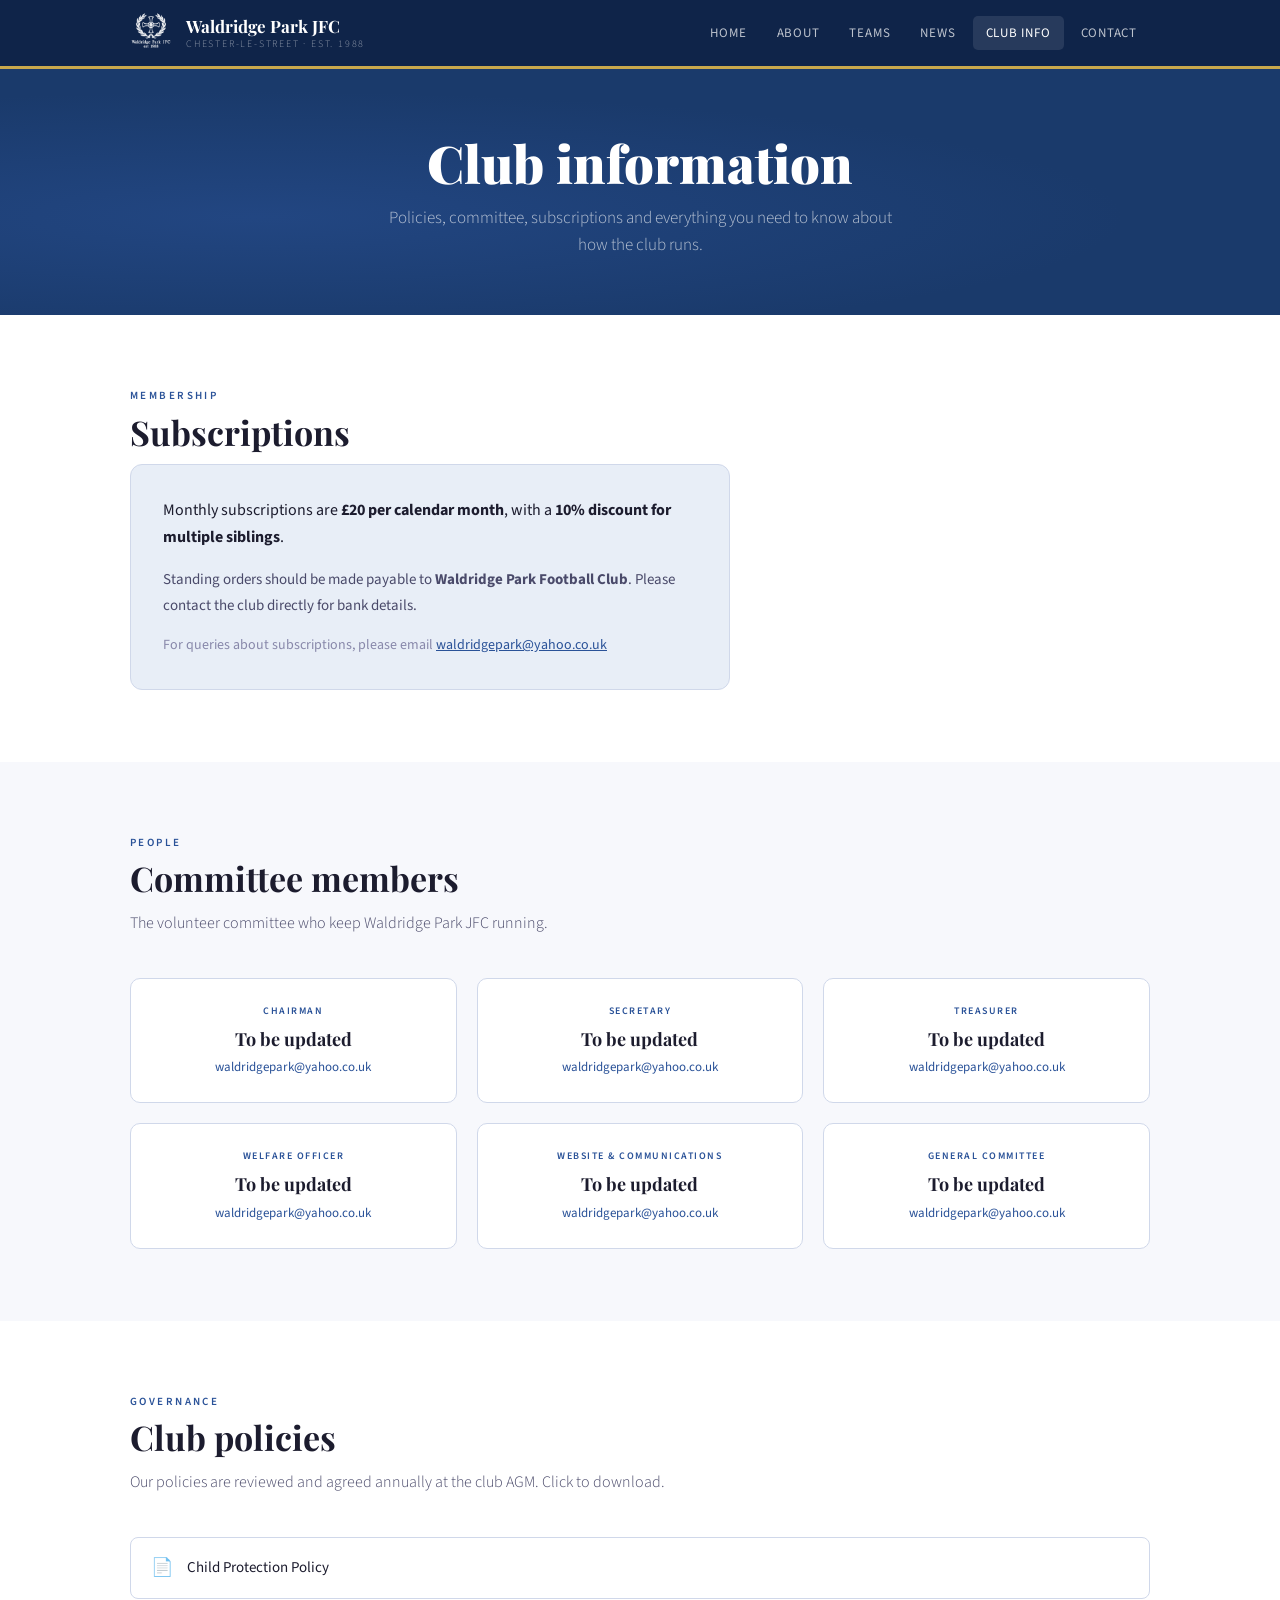
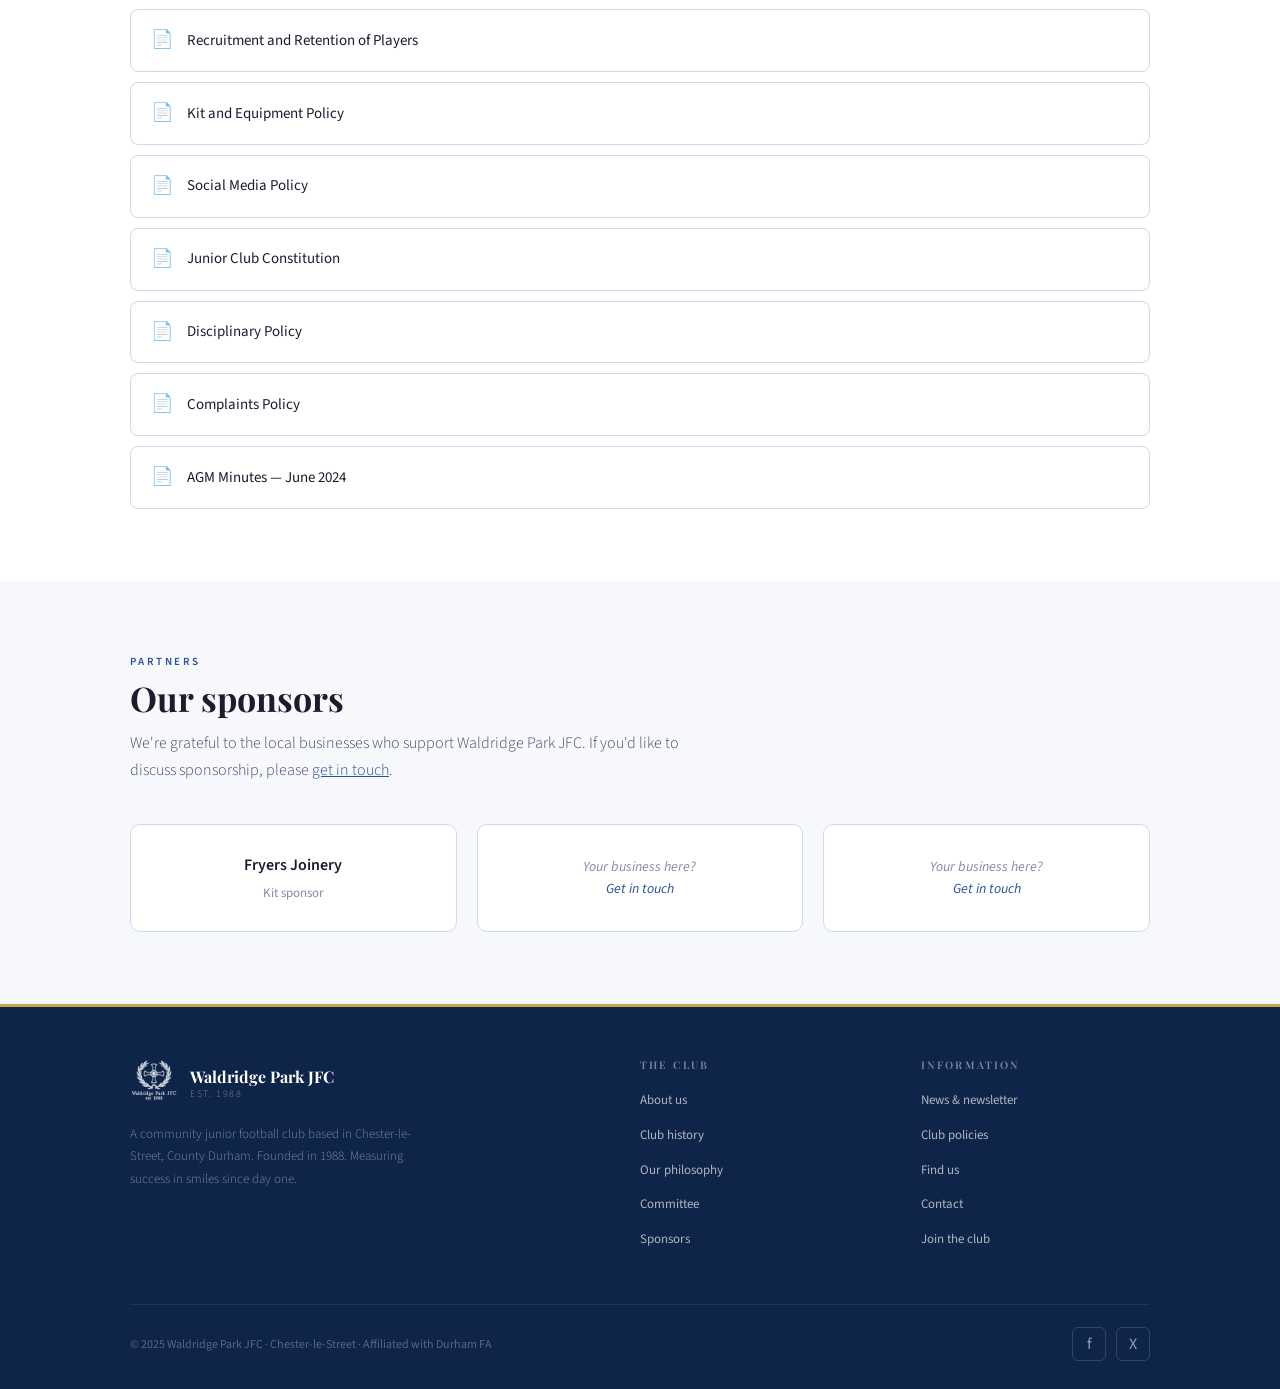
<file: club-info.html>
<!DOCTYPE html>
<html lang="en">
<head>
  <meta charset="UTF-8">
  <meta name="viewport" content="width=device-width, initial-scale=1.0">
  <meta name="description" content="Club information for Waldridge Park JFC — policies, committee members, subscriptions and sponsors.">
  <title>Club Info — Waldridge Park JFC</title>
  <link rel="stylesheet" href="/css/style.css">
  <link rel="icon" href="/images/badge.png" type="image/png">
</head>
<body>

  <nav class="nav">
    <div class="nav-inner">
      <a href="/index.html" class="nav-logo">
        <img src="/images/badge.png" alt="Waldridge Park JFC crest">
        <div class="nav-logo-text">Waldridge Park JFC<span>Chester-le-Street · Est. 1988</span></div>
      </a>
      <ul class="nav-links" id="nav-links">
        <li><a href="/index.html">Home</a></li>
        <li><a href="/pages/about.html">About</a></li>
        <li><a href="/pages/teams.html">Teams</a></li>
        <li><a href="/pages/news.html">News</a></li>
        <li><a href="/pages/club-info.html" class="active">Club info</a></li>
        <li><a href="/pages/contact.html">Contact</a></li>
      </ul>
      <button class="nav-toggle" id="nav-toggle" aria-label="Toggle navigation"><span></span><span></span><span></span></button>
    </div>
  </nav>

  <div class="page-hero">
    <div class="container">
      <h1>Club information</h1>
      <p>Policies, committee, subscriptions and everything you need to know about how the club runs.</p>
    </div>
  </div>

  <!-- SUBSCRIPTIONS -->
  <section class="section" id="subscriptions">
    <div class="container">
      <p class="section-label">Membership</p>
      <h2 class="section-title">Subscriptions</h2>
      <div style="background:var(--blue-light);border:1px solid var(--border);border-radius:12px;padding:32px;max-width:600px;">
        <p style="font-size:16px;color:var(--text);line-height:1.7;margin-bottom:16px;">Monthly subscriptions are <strong>£20 per calendar month</strong>, with a <strong>10% discount for multiple siblings</strong>.</p>
        <p style="font-size:15px;color:var(--text-mid);line-height:1.7;margin-bottom:16px;">Standing orders should be made payable to <strong>Waldridge Park Football Club</strong>. Please contact the club directly for bank details.</p>
        <p style="font-size:14px;color:var(--text-light);">For queries about subscriptions, please email <a href="mailto:waldridgepark@yahoo.co.uk" style="color:var(--blue-mid);">waldridgepark@yahoo.co.uk</a></p>
      </div>
    </div>
  </section>

  <!-- COMMITTEE -->
  <section class="section section-alt" id="committee">
    <div class="container">
      <p class="section-label">People</p>
      <h2 class="section-title">Committee members</h2>
      <p class="section-intro">The volunteer committee who keep Waldridge Park JFC running.</p>
      <div class="committee-grid">
        <div class="committee-card">
          <div class="committee-role">Chairman</div>
          <div class="committee-name">To be updated</div>
          <div class="committee-email"><a href="mailto:waldridgepark@yahoo.co.uk">waldridgepark@yahoo.co.uk</a></div>
        </div>
        <div class="committee-card">
          <div class="committee-role">Secretary</div>
          <div class="committee-name">To be updated</div>
          <div class="committee-email"><a href="mailto:waldridgepark@yahoo.co.uk">waldridgepark@yahoo.co.uk</a></div>
        </div>
        <div class="committee-card">
          <div class="committee-role">Treasurer</div>
          <div class="committee-name">To be updated</div>
          <div class="committee-email"><a href="mailto:waldridgepark@yahoo.co.uk">waldridgepark@yahoo.co.uk</a></div>
        </div>
        <div class="committee-card">
          <div class="committee-role">Welfare Officer</div>
          <div class="committee-name">To be updated</div>
          <div class="committee-email"><a href="mailto:waldridgepark@yahoo.co.uk">waldridgepark@yahoo.co.uk</a></div>
        </div>
        <div class="committee-card">
          <div class="committee-role">Website &amp; Communications</div>
          <div class="committee-name">To be updated</div>
          <div class="committee-email"><a href="mailto:waldridgepark@yahoo.co.uk">waldridgepark@yahoo.co.uk</a></div>
        </div>
        <div class="committee-card">
          <div class="committee-role">General Committee</div>
          <div class="committee-name">To be updated</div>
          <div class="committee-email"><a href="mailto:waldridgepark@yahoo.co.uk">waldridgepark@yahoo.co.uk</a></div>
        </div>
      </div>
    </div>
  </section>

  <!-- POLICIES -->
  <section class="section" id="policies">
    <div class="container">
      <p class="section-label">Governance</p>
      <h2 class="section-title">Club policies</h2>
      <p class="section-intro">Our policies are reviewed and agreed annually at the club AGM. Click to download.</p>
      <ul class="policy-list">
        <li><a href="#"><span class="policy-icon">📄</span>Child Protection Policy</a></li>
        <li><a href="#"><span class="policy-icon">📄</span>Recruitment and Retention of Players</a></li>
        <li><a href="#"><span class="policy-icon">📄</span>Kit and Equipment Policy</a></li>
        <li><a href="#"><span class="policy-icon">📄</span>Social Media Policy</a></li>
        <li><a href="#"><span class="policy-icon">📄</span>Junior Club Constitution</a></li>
        <li><a href="#"><span class="policy-icon">📄</span>Disciplinary Policy</a></li>
        <li><a href="#"><span class="policy-icon">📄</span>Complaints Policy</a></li>
        <li><a href="#"><span class="policy-icon">📄</span>AGM Minutes — June 2024</a></li>
      </ul>
    </div>
  </section>

  <!-- SPONSORS -->
  <section class="section section-alt" id="sponsors">
    <div class="container">
      <p class="section-label">Partners</p>
      <h2 class="section-title">Our sponsors</h2>
      <p class="section-intro">We're grateful to the local businesses who support Waldridge Park JFC. If you'd like to discuss sponsorship, please <a href="/pages/contact.html" style="color:var(--blue-mid);">get in touch</a>.</p>
      <div style="display:grid;grid-template-columns:repeat(3,1fr);gap:20px;">
        <div style="background:var(--white);border:1px solid var(--border);border-radius:10px;padding:28px 24px;text-align:center;">
          <p style="font-weight:600;font-size:16px;color:var(--text);margin-bottom:4px;">Fryers Joinery</p>
          <p style="font-size:13px;color:var(--text-light);">Kit sponsor</p>
        </div>
        <div style="background:var(--white);border:1px solid var(--border);border-radius:10px;padding:28px 24px;text-align:center;display:flex;align-items:center;justify-content:center;">
          <p style="font-size:14px;color:var(--text-light);font-style:italic;">Your business here?<br><a href="/pages/contact.html" style="color:var(--blue-mid);text-decoration:none;">Get in touch</a></p>
        </div>
        <div style="background:var(--white);border:1px solid var(--border);border-radius:10px;padding:28px 24px;text-align:center;display:flex;align-items:center;justify-content:center;">
          <p style="font-size:14px;color:var(--text-light);font-style:italic;">Your business here?<br><a href="/pages/contact.html" style="color:var(--blue-mid);text-decoration:none;">Get in touch</a></p>
        </div>
      </div>
    </div>
  </section>

  <footer class="footer">
    <div class="footer-inner">
      <div class="footer-top">
        <div class="footer-brand">
          <a href="/index.html" class="footer-logo"><img src="/images/badge.png" alt="Waldridge Park JFC"><div class="footer-logo-text">Waldridge Park JFC<span>Est. 1988</span></div></a>
          <p>A community junior football club based in Chester-le-Street, County Durham. Founded in 1988. Measuring success in smiles since day one.</p>
        </div>
        <div class="footer-col"><h4>The club</h4><ul><li><a href="/pages/about.html">About us</a></li><li><a href="/pages/about.html#history">Club history</a></li><li><a href="/pages/about.html#philosophy">Our philosophy</a></li><li><a href="/pages/club-info.html#committee">Committee</a></li><li><a href="/pages/club-info.html#sponsors">Sponsors</a></li></ul></div>
        <div class="footer-col"><h4>Information</h4><ul><li><a href="/pages/news.html">News &amp; newsletter</a></li><li><a href="/pages/club-info.html#policies">Club policies</a></li><li><a href="/pages/contact.html#find-us">Find us</a></li><li><a href="/pages/contact.html">Contact</a></li><li><a href="/pages/contact.html#join">Join the club</a></li></ul></div>
      </div>
      <div class="footer-bottom">
        <p>&copy; 2025 Waldridge Park JFC &middot; Chester-le-Street &middot; Affiliated with Durham FA</p>
        <div class="social-links"><a href="https://www.facebook.com/WPJFC88/" class="social-link" title="Facebook" target="_blank" rel="noopener">f</a><a href="https://twitter.com/waldridgepark88" class="social-link" title="X / Twitter" target="_blank" rel="noopener">X</a></div>
      </div>
    </div>
  </footer>

  <script>document.getElementById('nav-toggle').addEventListener('click',function(){document.getElementById('nav-links').classList.toggle('open');});</script>
</body>
</html>
</file>
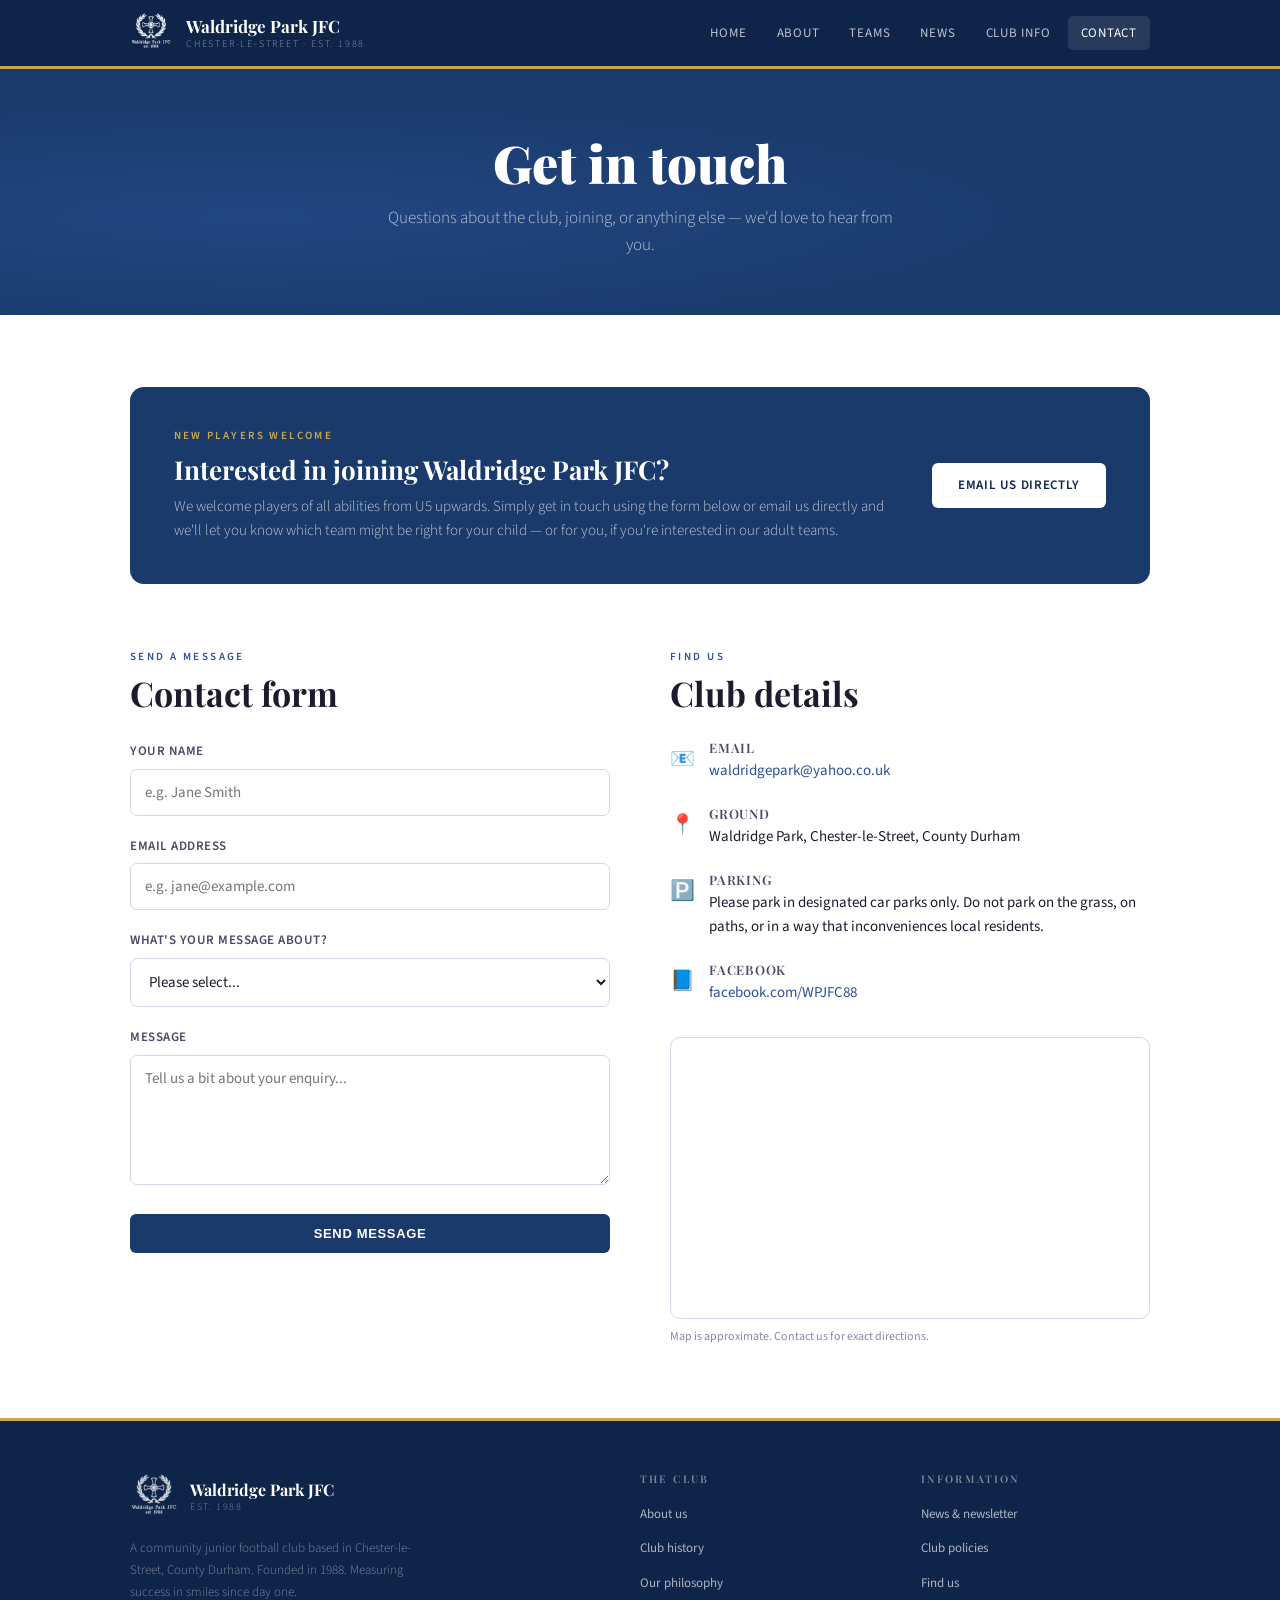
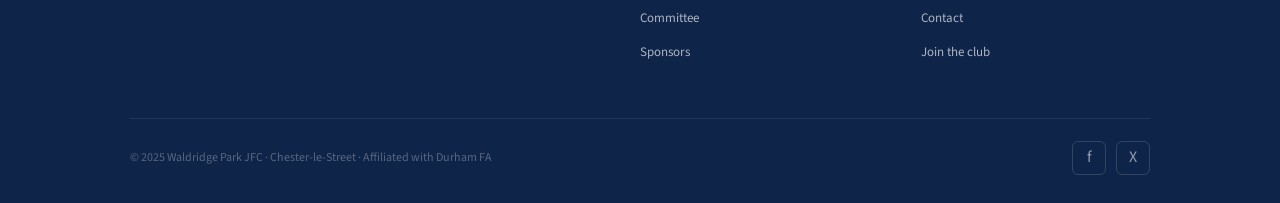
<file: contact.html>
<!DOCTYPE html>
<html lang="en">
<head>
  <meta charset="UTF-8">
  <meta name="viewport" content="width=device-width, initial-scale=1.0">
  <meta name="description" content="Contact Waldridge Park JFC — get in touch with the club or find out how to join.">
  <title>Contact — Waldridge Park JFC</title>
  <link rel="stylesheet" href="/css/style.css">
  <link rel="icon" href="/images/badge.png" type="image/png">
</head>
<body>

  <nav class="nav">
    <div class="nav-inner">
      <a href="/index.html" class="nav-logo">
        <img src="/images/badge.png" alt="Waldridge Park JFC crest">
        <div class="nav-logo-text">Waldridge Park JFC<span>Chester-le-Street · Est. 1988</span></div>
      </a>
      <ul class="nav-links" id="nav-links">
        <li><a href="/index.html">Home</a></li>
        <li><a href="/pages/about.html">About</a></li>
        <li><a href="/pages/teams.html">Teams</a></li>
        <li><a href="/pages/news.html">News</a></li>
        <li><a href="/pages/club-info.html">Club info</a></li>
        <li><a href="/pages/contact.html" class="active">Contact</a></li>
      </ul>
      <button class="nav-toggle" id="nav-toggle" aria-label="Toggle navigation"><span></span><span></span><span></span></button>
    </div>
  </nav>

  <div class="page-hero">
    <div class="container">
      <h1>Get in touch</h1>
      <p>Questions about the club, joining, or anything else — we'd love to hear from you.</p>
    </div>
  </div>

  <!-- JOIN SECTION -->
  <section class="section" id="join">
    <div class="container">
      <div style="background:var(--blue);border-radius:14px;padding:40px 44px;display:grid;grid-template-columns:1fr auto;gap:32px;align-items:center;margin-bottom:64px;">
        <div>
          <p style="font-size:11px;font-weight:600;letter-spacing:0.2em;text-transform:uppercase;color:var(--gold);margin-bottom:10px;">New players welcome</p>
          <h2 style="color:var(--white);font-size:26px;margin-bottom:10px;">Interested in joining Waldridge Park JFC?</h2>
          <p style="color:rgba(255,255,255,0.72);font-size:15px;font-weight:300;line-height:1.65;">We welcome players of all abilities from U5 upwards. Simply get in touch using the form below or email us directly and we'll let you know which team might be right for your child — or for you, if you're interested in our adult teams.</p>
        </div>
        <div style="flex-shrink:0;">
          <a href="mailto:waldridgepark@yahoo.co.uk" class="btn btn-white">Email us directly</a>
        </div>
      </div>

      <div class="contact-grid">

        <!-- FORM -->
        <div>
          <p class="section-label">Send a message</p>
          <h2 class="section-title" style="margin-bottom:28px;">Contact form</h2>
          <form action="https://formspree.io/f/YOUR_FORM_ID" method="POST" id="contact-form">
            <div class="form-group">
              <label for="name">Your name</label>
              <input type="text" id="name" name="name" required placeholder="e.g. Jane Smith">
            </div>
            <div class="form-group">
              <label for="email">Email address</label>
              <input type="email" id="email" name="email" required placeholder="e.g. jane@example.com">
            </div>
            <div class="form-group">
              <label for="subject">What's your message about?</label>
              <select id="subject" name="subject">
                <option value="">Please select...</option>
                <option value="joining">Joining the club</option>
                <option value="general">General enquiry</option>
                <option value="committee">For the committee</option>
                <option value="sponsorship">Sponsorship</option>
                <option value="other">Something else</option>
              </select>
            </div>
            <div class="form-group">
              <label for="message">Message</label>
              <textarea id="message" name="message" required placeholder="Tell us a bit about your enquiry..."></textarea>
            </div>
            <button type="submit" class="btn btn-blue" style="width:100%;">Send message</button>
            <p id="form-success" style="display:none;margin-top:16px;padding:14px;background:#e8f5e9;border-radius:8px;color:#2e7d32;font-size:14px;">Thanks — we'll be in touch soon!</p>
          </form>
        </div>

        <!-- CONTACT DETAILS & MAP -->
        <div>
          <p class="section-label">Find us</p>
          <h2 class="section-title" style="margin-bottom:28px;">Club details</h2>

          <div class="contact-detail">
            <span class="contact-icon">📧</span>
            <div>
              <h4>Email</h4>
              <p><a href="mailto:waldridgepark@yahoo.co.uk">waldridgepark@yahoo.co.uk</a></p>
            </div>
          </div>

          <div class="contact-detail">
            <span class="contact-icon">📍</span>
            <div>
              <h4>Ground</h4>
              <p>Waldridge Park, Chester-le-Street, County Durham</p>
            </div>
          </div>

          <div class="contact-detail">
            <span class="contact-icon">🅿️</span>
            <div>
              <h4>Parking</h4>
              <p>Please park in designated car parks only. Do not park on the grass, on paths, or in a way that inconveniences local residents.</p>
            </div>
          </div>

          <div class="contact-detail">
            <span class="contact-icon">📘</span>
            <div>
              <h4>Facebook</h4>
              <p><a href="https://www.facebook.com/WPJFC88/" target="_blank" rel="noopener">facebook.com/WPJFC88</a></p>
            </div>
          </div>

          <div class="map-wrap" id="find-us">
            <iframe
              src="https://www.google.com/maps/embed?pb=!1m18!1m12!1m3!1d2313.0!2d-1.583!3d54.867!2m3!1f0!2f0!3f0!3m2!1i1024!2i768!4f13.1!3m3!1m2!1s0x0%3A0x0!2zNTTCsDUyJzAxLjIiTiAxwrAzNCc1OC44Ilc!5e0!3m2!1sen!2suk!4v1"
              allowfullscreen="" loading="lazy" referrerpolicy="no-referrer-when-downgrade"
              title="Waldridge Park, Chester-le-Street">
            </iframe>
          </div>
          <p style="font-size:12px;color:var(--text-light);margin-top:8px;">Map is approximate. Contact us for exact directions.</p>
        </div>

      </div>
    </div>
  </section>

  <footer class="footer">
    <div class="footer-inner">
      <div class="footer-top">
        <div class="footer-brand">
          <a href="/index.html" class="footer-logo"><img src="/images/badge.png" alt="Waldridge Park JFC"><div class="footer-logo-text">Waldridge Park JFC<span>Est. 1988</span></div></a>
          <p>A community junior football club based in Chester-le-Street, County Durham. Founded in 1988. Measuring success in smiles since day one.</p>
        </div>
        <div class="footer-col"><h4>The club</h4><ul><li><a href="/pages/about.html">About us</a></li><li><a href="/pages/about.html#history">Club history</a></li><li><a href="/pages/about.html#philosophy">Our philosophy</a></li><li><a href="/pages/club-info.html#committee">Committee</a></li><li><a href="/pages/club-info.html#sponsors">Sponsors</a></li></ul></div>
        <div class="footer-col"><h4>Information</h4><ul><li><a href="/pages/news.html">News &amp; newsletter</a></li><li><a href="/pages/club-info.html#policies">Club policies</a></li><li><a href="/pages/contact.html#find-us">Find us</a></li><li><a href="/pages/contact.html">Contact</a></li><li><a href="/pages/contact.html#join">Join the club</a></li></ul></div>
      </div>
      <div class="footer-bottom">
        <p>&copy; 2025 Waldridge Park JFC &middot; Chester-le-Street &middot; Affiliated with Durham FA</p>
        <div class="social-links"><a href="https://www.facebook.com/WPJFC88/" class="social-link" title="Facebook" target="_blank" rel="noopener">f</a><a href="https://twitter.com/waldridgepark88" class="social-link" title="X / Twitter" target="_blank" rel="noopener">X</a></div>
      </div>
    </div>
  </footer>

  <script>
    document.getElementById('nav-toggle').addEventListener('click',function(){document.getElementById('nav-links').classList.toggle('open');});
    const form = document.getElementById('contact-form');
    if (form) {
      form.addEventListener('submit', function(e) {
        const success = document.getElementById('form-success');
        if (form.action.includes('YOUR_FORM_ID')) {
          e.preventDefault();
          success.style.display = 'block';
          form.reset();
        }
      });
    }
  </script>
</body>
</html>
</file>
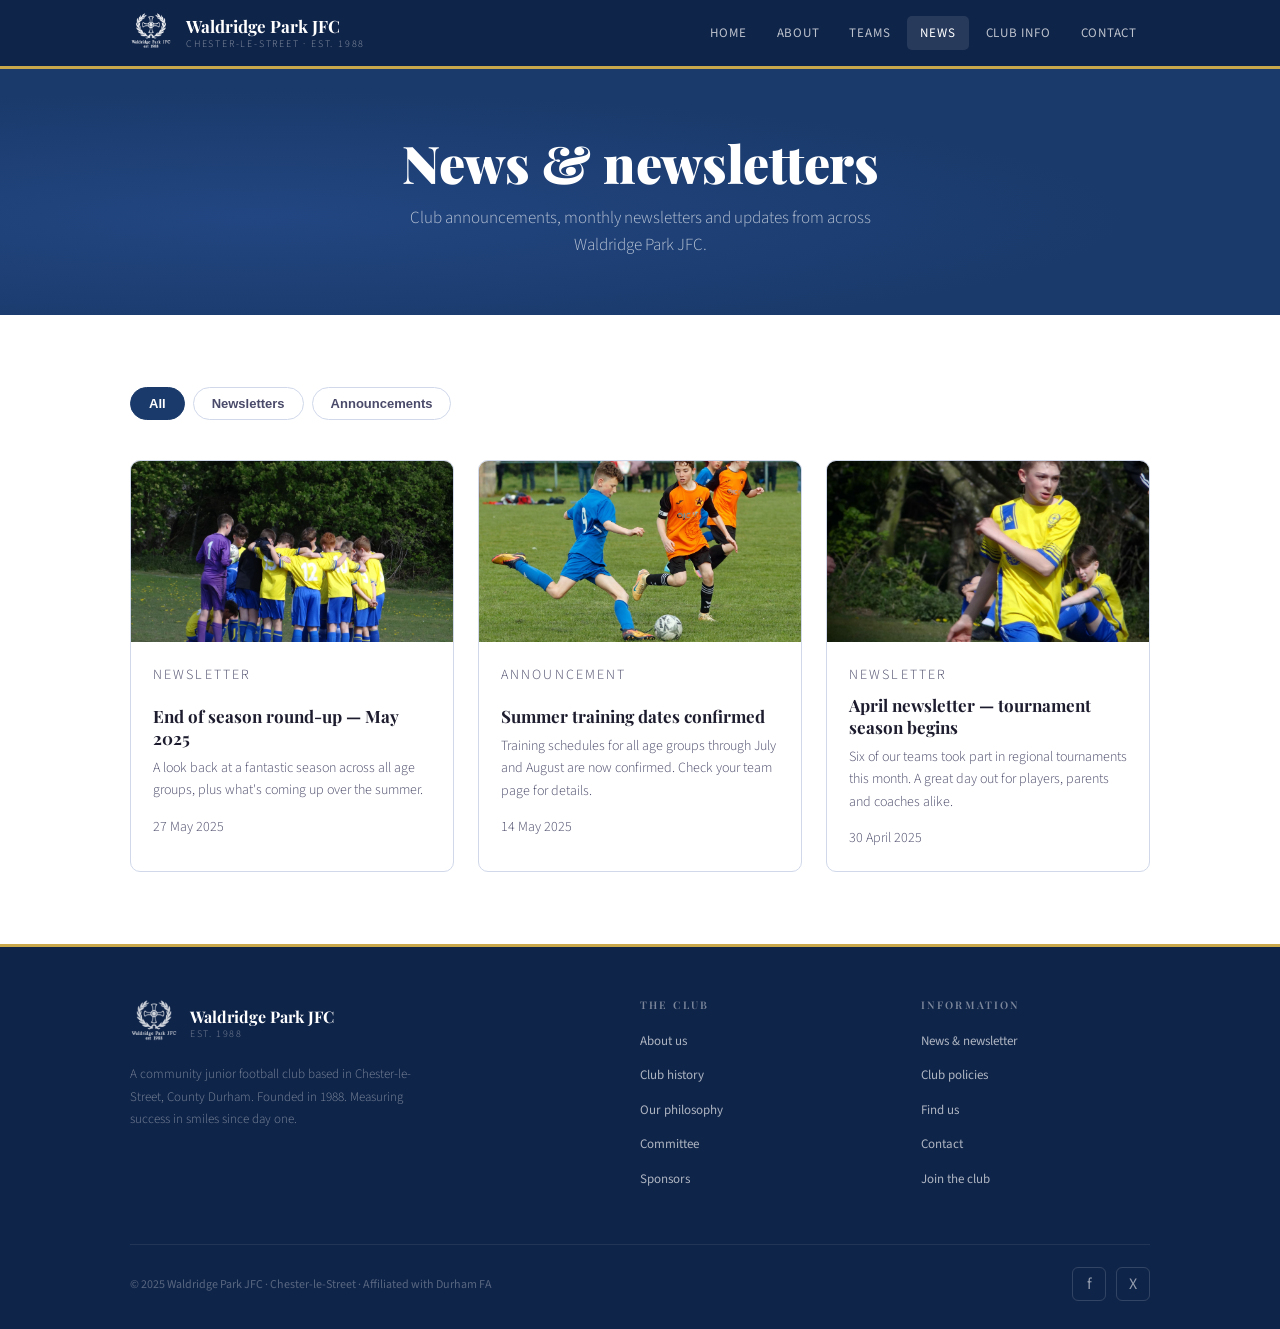
<file: news.html>
<!DOCTYPE html>
<html lang="en">
<head>
  <meta charset="UTF-8">
  <meta name="viewport" content="width=device-width, initial-scale=1.0">
  <meta name="description" content="News, newsletters and announcements from Waldridge Park JFC.">
  <title>News — Waldridge Park JFC</title>
  <link rel="stylesheet" href="/css/style.css">
  <link rel="icon" href="/images/badge.png" type="image/png">
</head>
<body>

  <nav class="nav">
    <div class="nav-inner">
      <a href="/index.html" class="nav-logo">
        <img src="/images/badge.png" alt="Waldridge Park JFC crest">
        <div class="nav-logo-text">Waldridge Park JFC<span>Chester-le-Street · Est. 1988</span></div>
      </a>
      <ul class="nav-links" id="nav-links">
        <li><a href="/index.html">Home</a></li>
        <li><a href="/pages/about.html">About</a></li>
        <li><a href="/pages/teams.html">Teams</a></li>
        <li><a href="/pages/news.html" class="active">News</a></li>
        <li><a href="/pages/club-info.html">Club info</a></li>
        <li><a href="/pages/contact.html">Contact</a></li>
      </ul>
      <button class="nav-toggle" id="nav-toggle" aria-label="Toggle navigation"><span></span><span></span><span></span></button>
    </div>
  </nav>

  <div class="page-hero">
    <div class="container">
      <h1>News &amp; newsletters</h1>
      <p>Club announcements, monthly newsletters and updates from across Waldridge Park JFC.</p>
    </div>
  </div>

  <section class="section">
    <div class="container">

      <!-- Filter tabs -->
      <div style="display:flex;gap:8px;margin-bottom:40px;flex-wrap:wrap;">
        <button onclick="filterNews('all')" id="filter-all" style="padding:8px 18px;border-radius:20px;border:1px solid var(--blue);background:var(--blue);color:var(--white);font-size:13px;font-weight:600;cursor:pointer;transition:all 0.2s;">All</button>
        <button onclick="filterNews('newsletter')" id="filter-newsletter" style="padding:8px 18px;border-radius:20px;border:1px solid var(--border);background:var(--white);color:var(--text-mid);font-size:13px;font-weight:600;cursor:pointer;transition:all 0.2s;">Newsletters</button>
        <button onclick="filterNews('announcement')" id="filter-announcement" style="padding:8px 18px;border-radius:20px;border:1px solid var(--border);background:var(--white);color:var(--text-mid);font-size:13px;font-weight:600;cursor:pointer;transition:all 0.2s;">Announcements</button>
      </div>

      <div class="news-grid" id="news-grid">

        <a href="#" class="news-card" data-category="newsletter">
          <div class="news-card-img"><img src="/images/photo-huddle.jpg" alt="Team huddle"></div>
          <div class="news-card-body">
            <p class="news-tag">Newsletter</p>
            <h3>End of season round-up — May 2025</h3>
            <p>A look back at a fantastic season across all age groups, plus what's coming up over the summer.</p>
            <p class="news-date">27 May 2025</p>
          </div>
        </a>

        <a href="#" class="news-card" data-category="announcement">
          <div class="news-card-img"><img src="/images/photo-action-1.jpg" alt="Player in action"></div>
          <div class="news-card-body">
            <p class="news-tag">Announcement</p>
            <h3>Summer training dates confirmed</h3>
            <p>Training schedules for all age groups through July and August are now confirmed. Check your team page for details.</p>
            <p class="news-date">14 May 2025</p>
          </div>
        </a>

        <a href="#" class="news-card" data-category="newsletter">
          <div class="news-card-img"><img src="/images/photo-action-2.jpg" alt="Player with ball"></div>
          <div class="news-card-body">
            <p class="news-tag">Newsletter</p>
            <h3>April newsletter — tournament season begins</h3>
            <p>Six of our teams took part in regional tournaments this month. A great day out for players, parents and coaches alike.</p>
            <p class="news-date">30 April 2025</p>
          </div>
        </a>

      </div>

      <!-- Empty state (hidden by default) -->
      <div id="news-empty" style="display:none;text-align:center;padding:60px 0;color:var(--text-light);">
        <p style="font-size:18px;margin-bottom:8px;">No posts in this category yet.</p>
        <p style="font-size:14px;">Check back soon.</p>
      </div>

    </div>
  </section>

  <footer class="footer">
    <div class="footer-inner">
      <div class="footer-top">
        <div class="footer-brand">
          <a href="/index.html" class="footer-logo"><img src="/images/badge.png" alt="Waldridge Park JFC"><div class="footer-logo-text">Waldridge Park JFC<span>Est. 1988</span></div></a>
          <p>A community junior football club based in Chester-le-Street, County Durham. Founded in 1988. Measuring success in smiles since day one.</p>
        </div>
        <div class="footer-col"><h4>The club</h4><ul><li><a href="/pages/about.html">About us</a></li><li><a href="/pages/about.html#history">Club history</a></li><li><a href="/pages/about.html#philosophy">Our philosophy</a></li><li><a href="/pages/club-info.html#committee">Committee</a></li><li><a href="/pages/club-info.html#sponsors">Sponsors</a></li></ul></div>
        <div class="footer-col"><h4>Information</h4><ul><li><a href="/pages/news.html">News &amp; newsletter</a></li><li><a href="/pages/club-info.html#policies">Club policies</a></li><li><a href="/pages/contact.html#find-us">Find us</a></li><li><a href="/pages/contact.html">Contact</a></li><li><a href="/pages/contact.html#join">Join the club</a></li></ul></div>
      </div>
      <div class="footer-bottom">
        <p>&copy; 2025 Waldridge Park JFC &middot; Chester-le-Street &middot; Affiliated with Durham FA</p>
        <div class="social-links"><a href="https://www.facebook.com/WPJFC88/" class="social-link" title="Facebook" target="_blank" rel="noopener">f</a><a href="https://twitter.com/waldridgepark88" class="social-link" title="X / Twitter" target="_blank" rel="noopener">X</a></div>
      </div>
    </div>
  </footer>

  <script>
    document.getElementById('nav-toggle').addEventListener('click',function(){document.getElementById('nav-links').classList.toggle('open');});

    function filterNews(category) {
      const cards = document.querySelectorAll('.news-card');
      const buttons = document.querySelectorAll('[id^="filter-"]');
      buttons.forEach(b => { b.style.background = 'var(--white)'; b.style.color = 'var(--text-mid)'; b.style.borderColor = 'var(--border)'; });
      document.getElementById('filter-' + category).style.background = 'var(--blue)';
      document.getElementById('filter-' + category).style.color = 'var(--white)';
      document.getElementById('filter-' + category).style.borderColor = 'var(--blue)';
      let visible = 0;
      cards.forEach(card => {
        const show = category === 'all' || card.dataset.category === category;
        card.style.display = show ? 'flex' : 'none';
        if (show) visible++;
      });
      document.getElementById('news-empty').style.display = visible === 0 ? 'block' : 'none';
    }
  </script>
</body>
</html>
</file>
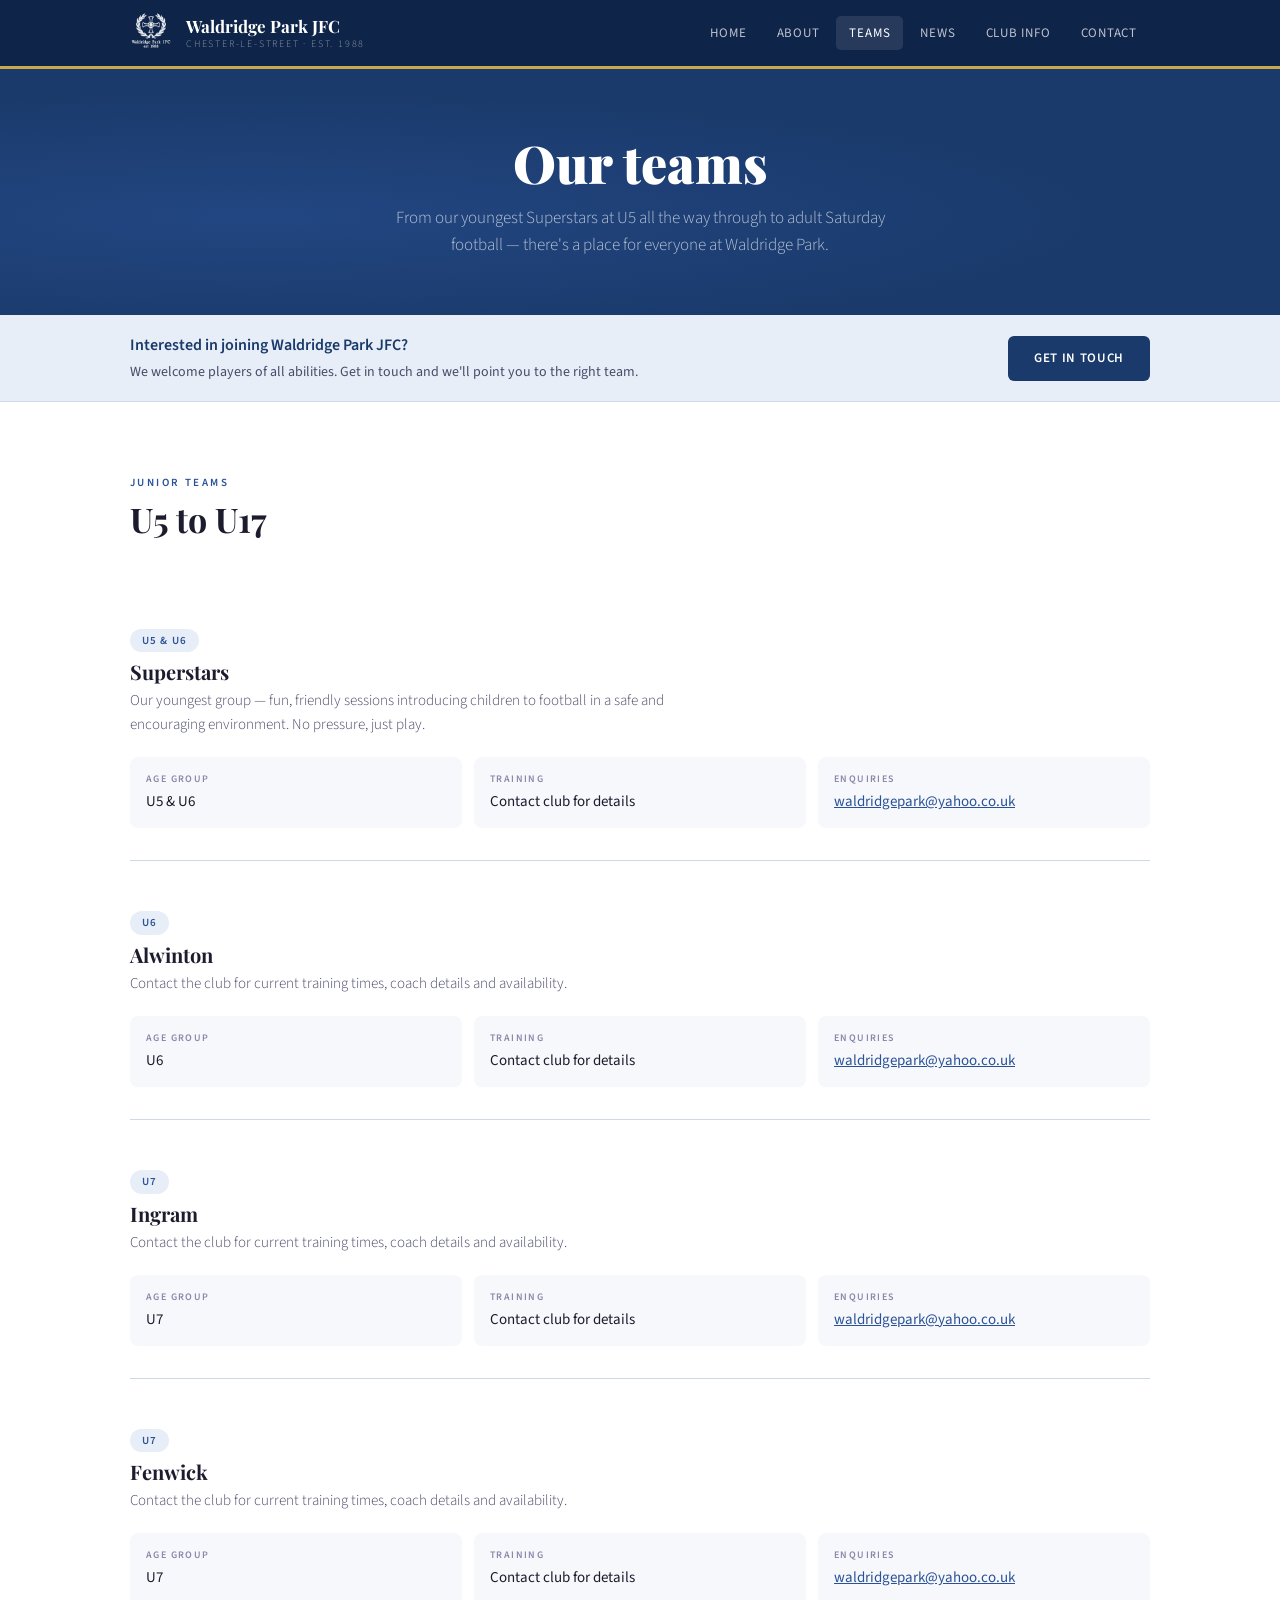
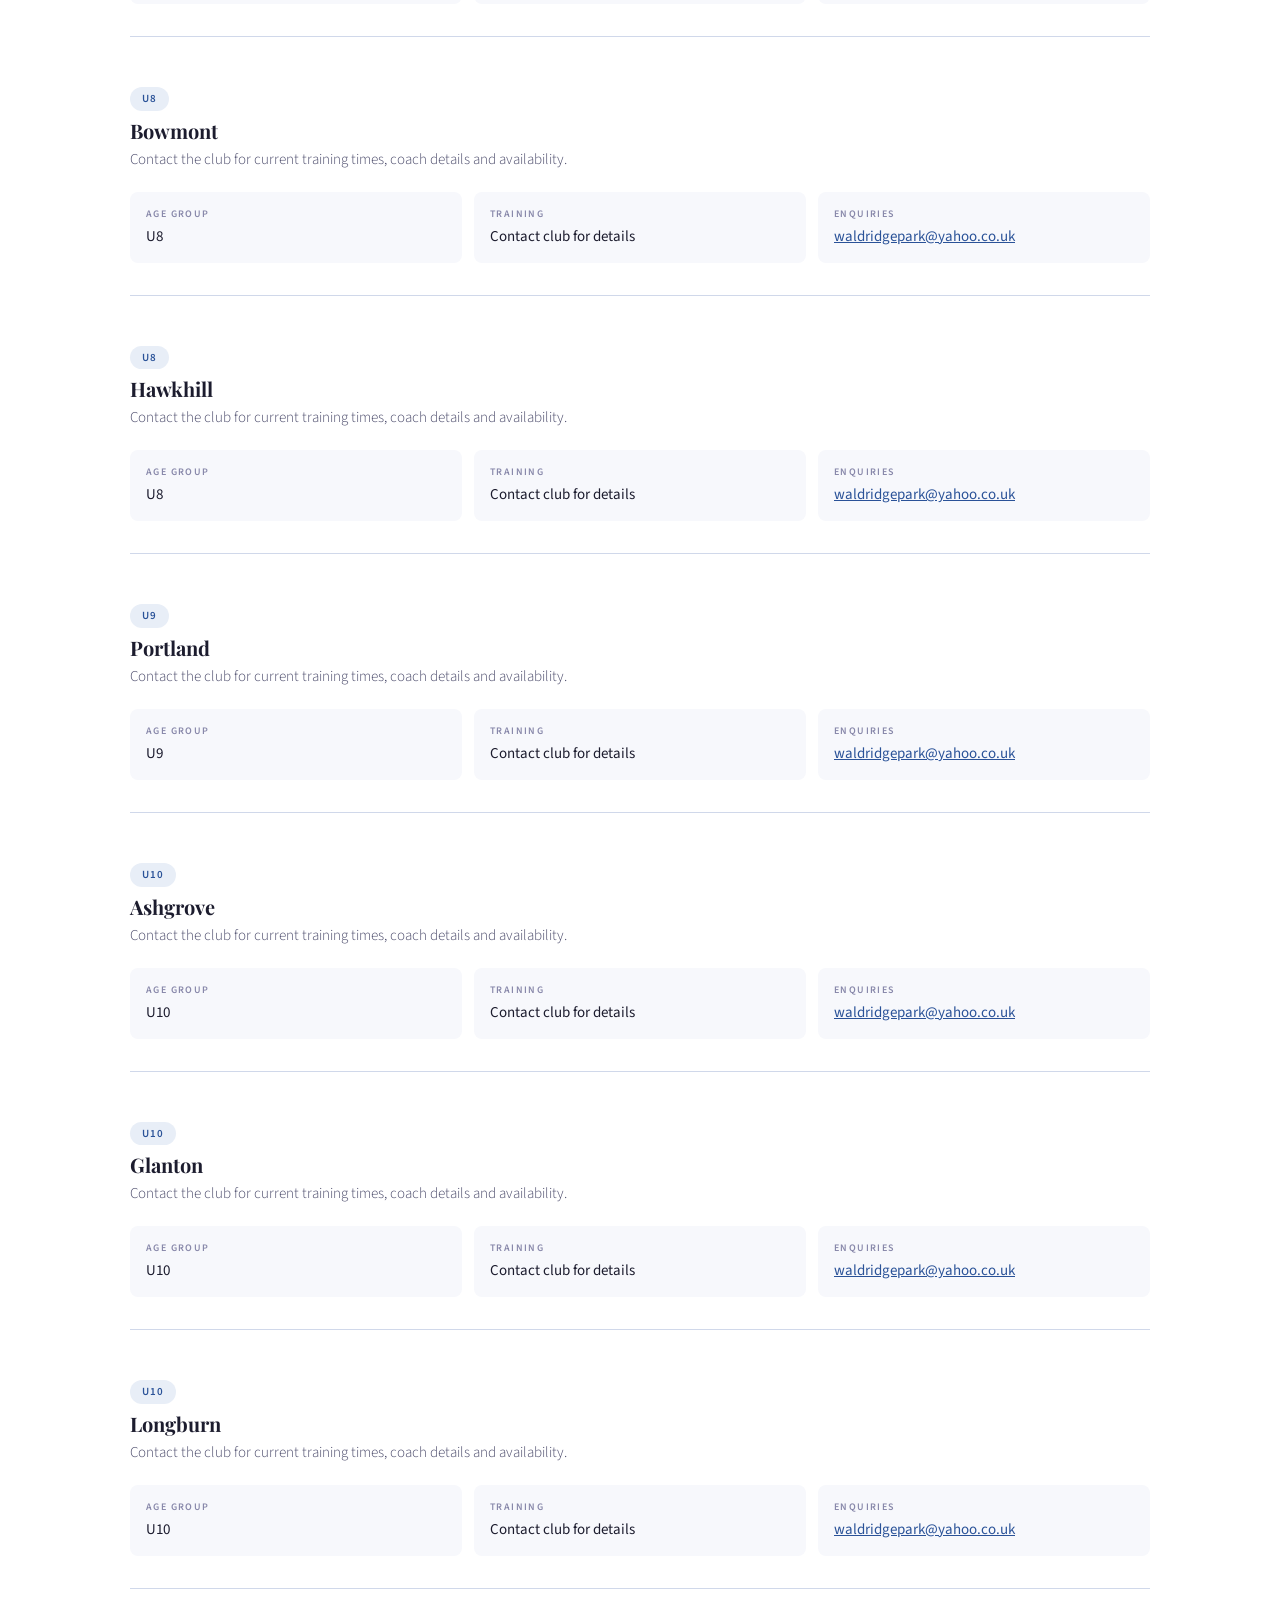
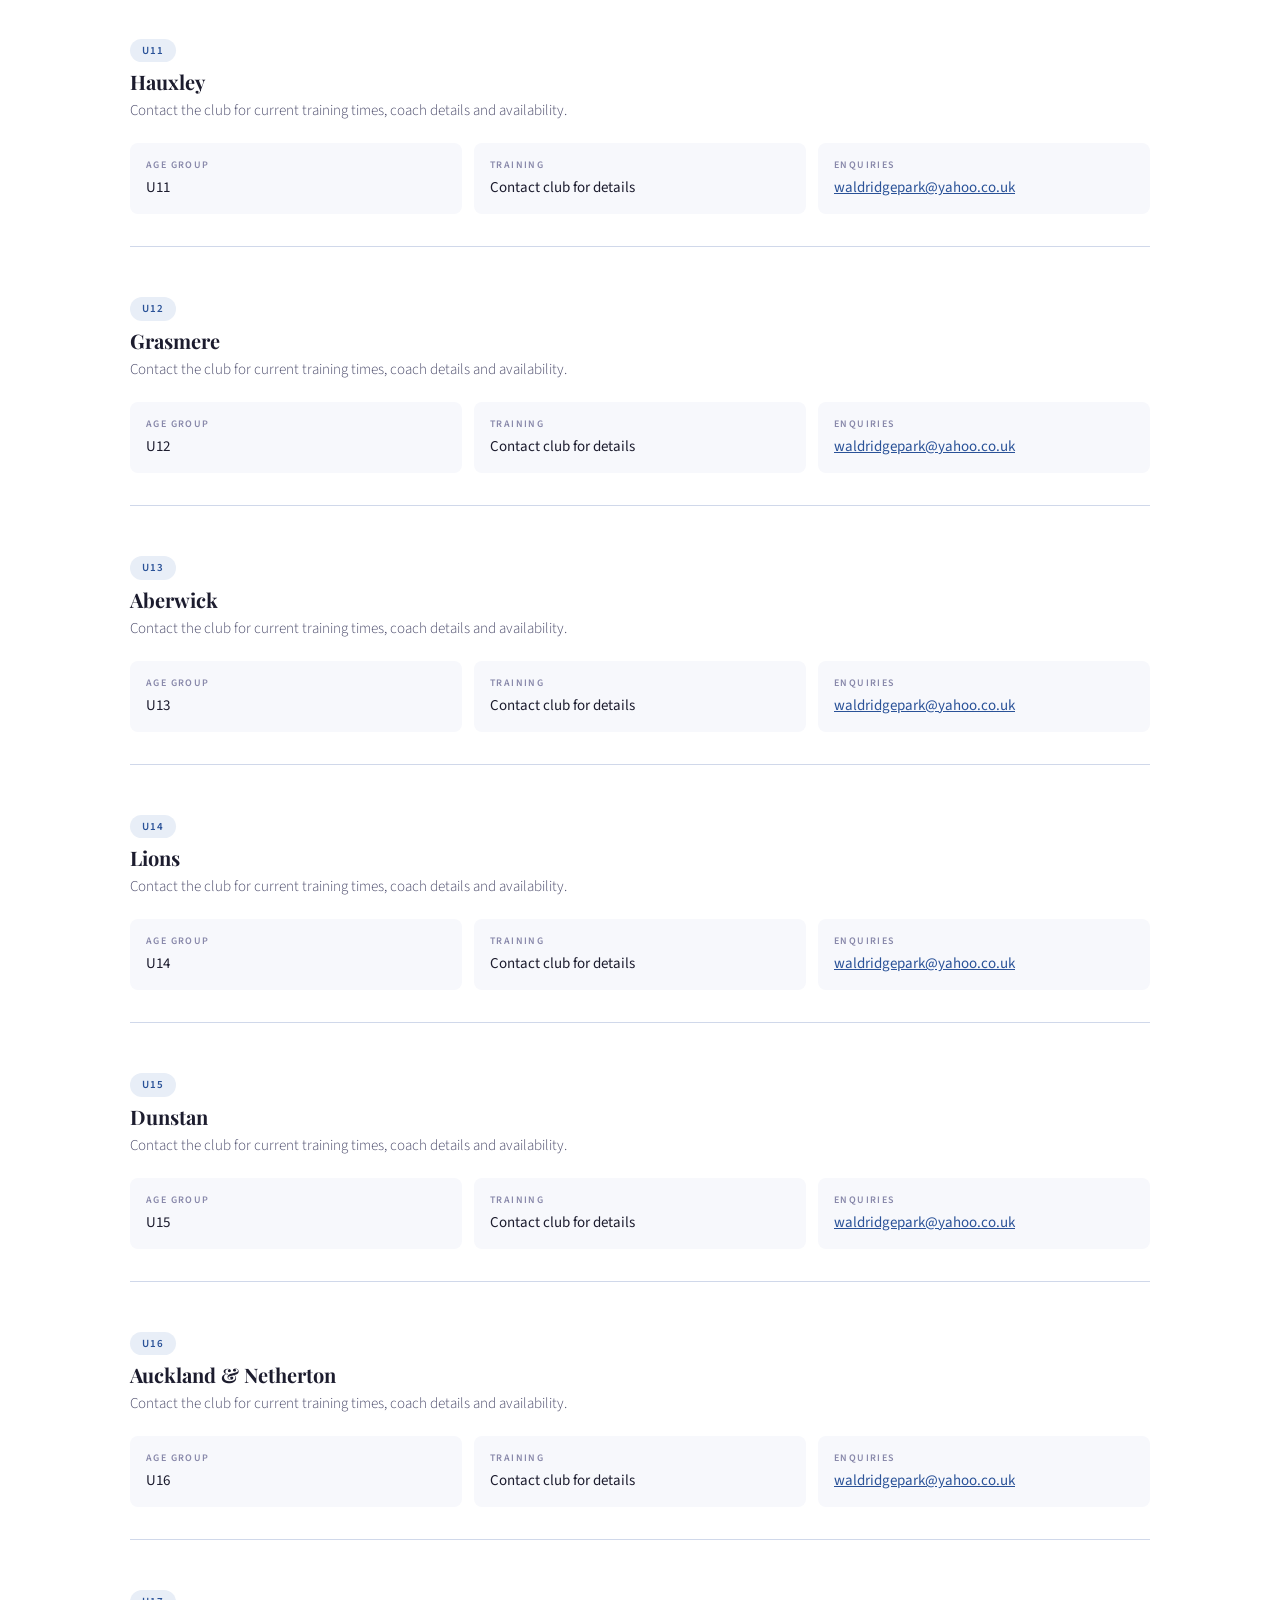
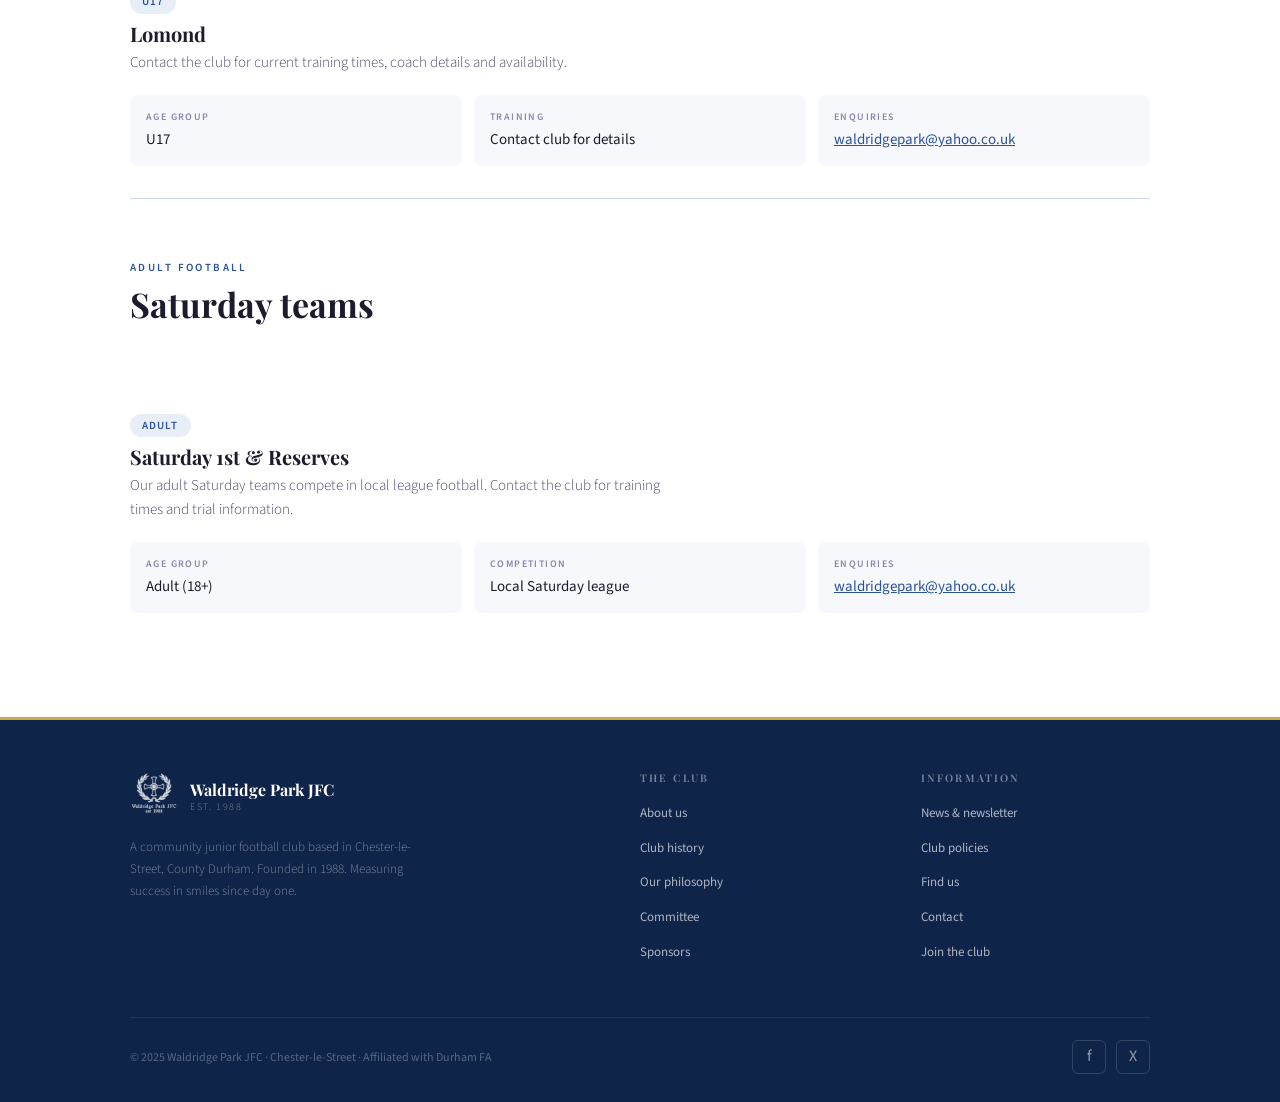
<file: teams.html>
<!DOCTYPE html>
<html lang="en">
<head>
  <meta charset="UTF-8">
  <meta name="viewport" content="width=device-width, initial-scale=1.0">
  <meta name="description" content="Waldridge Park JFC teams — from Superstars U5 through to adult football. Find your team.">
  <title>Teams — Waldridge Park JFC</title>
  <link rel="stylesheet" href="/css/style.css">
  <link rel="icon" href="/images/badge.png" type="image/png">
  <style>
    .team-section { padding: 48px 0 32px; border-bottom: 1px solid var(--border); }
    .team-section:last-child { border-bottom: none; }
    .team-section-header { display: grid; grid-template-columns: 1fr auto; align-items: start; gap: 20px; margin-bottom: 20px; }
    .team-info-grid { display: grid; grid-template-columns: repeat(3, 1fr); gap: 12px; margin-top: 20px; }
    .team-info-item { background: var(--off-white); border-radius: 8px; padding: 14px 16px; }
    .team-info-label { font-size: 10px; font-weight: 600; letter-spacing: 0.14em; text-transform: uppercase; color: var(--text-light); margin-bottom: 3px; }
    .team-info-value { font-size: 15px; color: var(--text); font-weight: 400; }
  </style>
</head>
<body>

  <nav class="nav">
    <div class="nav-inner">
      <a href="/index.html" class="nav-logo">
        <img src="/images/badge.png" alt="Waldridge Park JFC crest">
        <div class="nav-logo-text">Waldridge Park JFC<span>Chester-le-Street · Est. 1988</span></div>
      </a>
      <ul class="nav-links" id="nav-links">
        <li><a href="/index.html">Home</a></li>
        <li><a href="/pages/about.html">About</a></li>
        <li><a href="/pages/teams.html" class="active">Teams</a></li>
        <li><a href="/pages/news.html">News</a></li>
        <li><a href="/pages/club-info.html">Club info</a></li>
        <li><a href="/pages/contact.html">Contact</a></li>
      </ul>
      <button class="nav-toggle" id="nav-toggle" aria-label="Toggle navigation"><span></span><span></span><span></span></button>
    </div>
  </nav>

  <div class="page-hero">
    <div class="container">
      <h1>Our teams</h1>
      <p>From our youngest Superstars at U5 all the way through to adult Saturday football — there's a place for everyone at Waldridge Park.</p>
    </div>
  </div>

  <!-- JOIN BANNER -->
  <div style="background:var(--blue-light);border-bottom:1px solid var(--border);padding:18px 0;" id="join">
    <div class="container" style="display:flex;align-items:center;justify-content:space-between;gap:20px;flex-wrap:wrap;">
      <div>
        <p style="font-weight:600;color:var(--blue);margin-bottom:2px;">Interested in joining Waldridge Park JFC?</p>
        <p style="font-size:14px;color:var(--text-mid);">We welcome players of all abilities. Get in touch and we'll point you to the right team.</p>
      </div>
      <a href="/pages/contact.html#join" class="btn btn-blue">Get in touch</a>
    </div>
  </div>

  <section class="section">
    <div class="container">

      <!-- JUNIOR TEAMS -->
      <p class="section-label">Junior teams</p>
      <h2 class="section-title" style="margin-bottom:40px;">U5 to U17</h2>

      <div id="superstars" class="team-section">
        <div class="team-section-header">
          <div>
            <span style="display:inline-block;background:var(--blue-light);color:var(--blue-mid);font-size:11px;font-weight:600;letter-spacing:0.1em;text-transform:uppercase;padding:3px 12px;border-radius:20px;margin-bottom:8px;">U5 &amp; U6</span>
            <h3>Superstars</h3>
            <p style="color:var(--text-mid);font-weight:300;font-size:15px;margin-top:6px;max-width:560px;">Our youngest group — fun, friendly sessions introducing children to football in a safe and encouraging environment. No pressure, just play.</p>
          </div>
        </div>
        <div class="team-info-grid">
          <div class="team-info-item"><div class="team-info-label">Age group</div><div class="team-info-value">U5 &amp; U6</div></div>
          <div class="team-info-item"><div class="team-info-label">Training</div><div class="team-info-value">Contact club for details</div></div>
          <div class="team-info-item"><div class="team-info-label">Enquiries</div><div class="team-info-value"><a href="mailto:waldridgepark@yahoo.co.uk" style="color:var(--blue-mid);">waldridgepark@yahoo.co.uk</a></div></div>
        </div>
      </div>

      <div id="alwinton" class="team-section">
        <div class="team-section-header">
          <div>
            <span style="display:inline-block;background:var(--blue-light);color:var(--blue-mid);font-size:11px;font-weight:600;letter-spacing:0.1em;text-transform:uppercase;padding:3px 12px;border-radius:20px;margin-bottom:8px;">U6</span>
            <h3>Alwinton</h3>
            <p style="color:var(--text-mid);font-weight:300;font-size:15px;margin-top:6px;max-width:560px;">Contact the club for current training times, coach details and availability.</p>
          </div>
        </div>
        <div class="team-info-grid">
          <div class="team-info-item"><div class="team-info-label">Age group</div><div class="team-info-value">U6</div></div>
          <div class="team-info-item"><div class="team-info-label">Training</div><div class="team-info-value">Contact club for details</div></div>
          <div class="team-info-item"><div class="team-info-label">Enquiries</div><div class="team-info-value"><a href="mailto:waldridgepark@yahoo.co.uk" style="color:var(--blue-mid);">waldridgepark@yahoo.co.uk</a></div></div>
        </div>
      </div>

      <!-- Remaining junior teams use the same pattern -->
      <div id="ingram" class="team-section">
        <div class="team-section-header"><div><span style="display:inline-block;background:var(--blue-light);color:var(--blue-mid);font-size:11px;font-weight:600;letter-spacing:0.1em;text-transform:uppercase;padding:3px 12px;border-radius:20px;margin-bottom:8px;">U7</span><h3>Ingram</h3><p style="color:var(--text-mid);font-weight:300;font-size:15px;margin-top:6px;max-width:560px;">Contact the club for current training times, coach details and availability.</p></div></div>
        <div class="team-info-grid"><div class="team-info-item"><div class="team-info-label">Age group</div><div class="team-info-value">U7</div></div><div class="team-info-item"><div class="team-info-label">Training</div><div class="team-info-value">Contact club for details</div></div><div class="team-info-item"><div class="team-info-label">Enquiries</div><div class="team-info-value"><a href="mailto:waldridgepark@yahoo.co.uk" style="color:var(--blue-mid);">waldridgepark@yahoo.co.uk</a></div></div></div>
      </div>

      <div id="fenwick" class="team-section">
        <div class="team-section-header"><div><span style="display:inline-block;background:var(--blue-light);color:var(--blue-mid);font-size:11px;font-weight:600;letter-spacing:0.1em;text-transform:uppercase;padding:3px 12px;border-radius:20px;margin-bottom:8px;">U7</span><h3>Fenwick</h3><p style="color:var(--text-mid);font-weight:300;font-size:15px;margin-top:6px;max-width:560px;">Contact the club for current training times, coach details and availability.</p></div></div>
        <div class="team-info-grid"><div class="team-info-item"><div class="team-info-label">Age group</div><div class="team-info-value">U7</div></div><div class="team-info-item"><div class="team-info-label">Training</div><div class="team-info-value">Contact club for details</div></div><div class="team-info-item"><div class="team-info-label">Enquiries</div><div class="team-info-value"><a href="mailto:waldridgepark@yahoo.co.uk" style="color:var(--blue-mid);">waldridgepark@yahoo.co.uk</a></div></div></div>
      </div>

      <div id="bowmont" class="team-section">
        <div class="team-section-header"><div><span style="display:inline-block;background:var(--blue-light);color:var(--blue-mid);font-size:11px;font-weight:600;letter-spacing:0.1em;text-transform:uppercase;padding:3px 12px;border-radius:20px;margin-bottom:8px;">U8</span><h3>Bowmont</h3><p style="color:var(--text-mid);font-weight:300;font-size:15px;margin-top:6px;max-width:560px;">Contact the club for current training times, coach details and availability.</p></div></div>
        <div class="team-info-grid"><div class="team-info-item"><div class="team-info-label">Age group</div><div class="team-info-value">U8</div></div><div class="team-info-item"><div class="team-info-label">Training</div><div class="team-info-value">Contact club for details</div></div><div class="team-info-item"><div class="team-info-label">Enquiries</div><div class="team-info-value"><a href="mailto:waldridgepark@yahoo.co.uk" style="color:var(--blue-mid);">waldridgepark@yahoo.co.uk</a></div></div></div>
      </div>

      <div id="hawkhill" class="team-section">
        <div class="team-section-header"><div><span style="display:inline-block;background:var(--blue-light);color:var(--blue-mid);font-size:11px;font-weight:600;letter-spacing:0.1em;text-transform:uppercase;padding:3px 12px;border-radius:20px;margin-bottom:8px;">U8</span><h3>Hawkhill</h3><p style="color:var(--text-mid);font-weight:300;font-size:15px;margin-top:6px;max-width:560px;">Contact the club for current training times, coach details and availability.</p></div></div>
        <div class="team-info-grid"><div class="team-info-item"><div class="team-info-label">Age group</div><div class="team-info-value">U8</div></div><div class="team-info-item"><div class="team-info-label">Training</div><div class="team-info-value">Contact club for details</div></div><div class="team-info-item"><div class="team-info-label">Enquiries</div><div class="team-info-value"><a href="mailto:waldridgepark@yahoo.co.uk" style="color:var(--blue-mid);">waldridgepark@yahoo.co.uk</a></div></div></div>
      </div>

      <div id="portland" class="team-section">
        <div class="team-section-header"><div><span style="display:inline-block;background:var(--blue-light);color:var(--blue-mid);font-size:11px;font-weight:600;letter-spacing:0.1em;text-transform:uppercase;padding:3px 12px;border-radius:20px;margin-bottom:8px;">U9</span><h3>Portland</h3><p style="color:var(--text-mid);font-weight:300;font-size:15px;margin-top:6px;max-width:560px;">Contact the club for current training times, coach details and availability.</p></div></div>
        <div class="team-info-grid"><div class="team-info-item"><div class="team-info-label">Age group</div><div class="team-info-value">U9</div></div><div class="team-info-item"><div class="team-info-label">Training</div><div class="team-info-value">Contact club for details</div></div><div class="team-info-item"><div class="team-info-label">Enquiries</div><div class="team-info-value"><a href="mailto:waldridgepark@yahoo.co.uk" style="color:var(--blue-mid);">waldridgepark@yahoo.co.uk</a></div></div></div>
      </div>

      <div id="ashgrove" class="team-section">
        <div class="team-section-header"><div><span style="display:inline-block;background:var(--blue-light);color:var(--blue-mid);font-size:11px;font-weight:600;letter-spacing:0.1em;text-transform:uppercase;padding:3px 12px;border-radius:20px;margin-bottom:8px;">U10</span><h3>Ashgrove</h3><p style="color:var(--text-mid);font-weight:300;font-size:15px;margin-top:6px;max-width:560px;">Contact the club for current training times, coach details and availability.</p></div></div>
        <div class="team-info-grid"><div class="team-info-item"><div class="team-info-label">Age group</div><div class="team-info-value">U10</div></div><div class="team-info-item"><div class="team-info-label">Training</div><div class="team-info-value">Contact club for details</div></div><div class="team-info-item"><div class="team-info-label">Enquiries</div><div class="team-info-value"><a href="mailto:waldridgepark@yahoo.co.uk" style="color:var(--blue-mid);">waldridgepark@yahoo.co.uk</a></div></div></div>
      </div>

      <div id="glanton" class="team-section">
        <div class="team-section-header"><div><span style="display:inline-block;background:var(--blue-light);color:var(--blue-mid);font-size:11px;font-weight:600;letter-spacing:0.1em;text-transform:uppercase;padding:3px 12px;border-radius:20px;margin-bottom:8px;">U10</span><h3>Glanton</h3><p style="color:var(--text-mid);font-weight:300;font-size:15px;margin-top:6px;max-width:560px;">Contact the club for current training times, coach details and availability.</p></div></div>
        <div class="team-info-grid"><div class="team-info-item"><div class="team-info-label">Age group</div><div class="team-info-value">U10</div></div><div class="team-info-item"><div class="team-info-label">Training</div><div class="team-info-value">Contact club for details</div></div><div class="team-info-item"><div class="team-info-label">Enquiries</div><div class="team-info-value"><a href="mailto:waldridgepark@yahoo.co.uk" style="color:var(--blue-mid);">waldridgepark@yahoo.co.uk</a></div></div></div>
      </div>

      <div id="longburn" class="team-section">
        <div class="team-section-header"><div><span style="display:inline-block;background:var(--blue-light);color:var(--blue-mid);font-size:11px;font-weight:600;letter-spacing:0.1em;text-transform:uppercase;padding:3px 12px;border-radius:20px;margin-bottom:8px;">U10</span><h3>Longburn</h3><p style="color:var(--text-mid);font-weight:300;font-size:15px;margin-top:6px;max-width:560px;">Contact the club for current training times, coach details and availability.</p></div></div>
        <div class="team-info-grid"><div class="team-info-item"><div class="team-info-label">Age group</div><div class="team-info-value">U10</div></div><div class="team-info-item"><div class="team-info-label">Training</div><div class="team-info-value">Contact club for details</div></div><div class="team-info-item"><div class="team-info-label">Enquiries</div><div class="team-info-value"><a href="mailto:waldridgepark@yahoo.co.uk" style="color:var(--blue-mid);">waldridgepark@yahoo.co.uk</a></div></div></div>
      </div>

      <div id="hauxley" class="team-section">
        <div class="team-section-header"><div><span style="display:inline-block;background:var(--blue-light);color:var(--blue-mid);font-size:11px;font-weight:600;letter-spacing:0.1em;text-transform:uppercase;padding:3px 12px;border-radius:20px;margin-bottom:8px;">U11</span><h3>Hauxley</h3><p style="color:var(--text-mid);font-weight:300;font-size:15px;margin-top:6px;max-width:560px;">Contact the club for current training times, coach details and availability.</p></div></div>
        <div class="team-info-grid"><div class="team-info-item"><div class="team-info-label">Age group</div><div class="team-info-value">U11</div></div><div class="team-info-item"><div class="team-info-label">Training</div><div class="team-info-value">Contact club for details</div></div><div class="team-info-item"><div class="team-info-label">Enquiries</div><div class="team-info-value"><a href="mailto:waldridgepark@yahoo.co.uk" style="color:var(--blue-mid);">waldridgepark@yahoo.co.uk</a></div></div></div>
      </div>

      <div id="grasmere" class="team-section">
        <div class="team-section-header"><div><span style="display:inline-block;background:var(--blue-light);color:var(--blue-mid);font-size:11px;font-weight:600;letter-spacing:0.1em;text-transform:uppercase;padding:3px 12px;border-radius:20px;margin-bottom:8px;">U12</span><h3>Grasmere</h3><p style="color:var(--text-mid);font-weight:300;font-size:15px;margin-top:6px;max-width:560px;">Contact the club for current training times, coach details and availability.</p></div></div>
        <div class="team-info-grid"><div class="team-info-item"><div class="team-info-label">Age group</div><div class="team-info-value">U12</div></div><div class="team-info-item"><div class="team-info-label">Training</div><div class="team-info-value">Contact club for details</div></div><div class="team-info-item"><div class="team-info-label">Enquiries</div><div class="team-info-value"><a href="mailto:waldridgepark@yahoo.co.uk" style="color:var(--blue-mid);">waldridgepark@yahoo.co.uk</a></div></div></div>
      </div>

      <div id="aberwick" class="team-section">
        <div class="team-section-header"><div><span style="display:inline-block;background:var(--blue-light);color:var(--blue-mid);font-size:11px;font-weight:600;letter-spacing:0.1em;text-transform:uppercase;padding:3px 12px;border-radius:20px;margin-bottom:8px;">U13</span><h3>Aberwick</h3><p style="color:var(--text-mid);font-weight:300;font-size:15px;margin-top:6px;max-width:560px;">Contact the club for current training times, coach details and availability.</p></div></div>
        <div class="team-info-grid"><div class="team-info-item"><div class="team-info-label">Age group</div><div class="team-info-value">U13</div></div><div class="team-info-item"><div class="team-info-label">Training</div><div class="team-info-value">Contact club for details</div></div><div class="team-info-item"><div class="team-info-label">Enquiries</div><div class="team-info-value"><a href="mailto:waldridgepark@yahoo.co.uk" style="color:var(--blue-mid);">waldridgepark@yahoo.co.uk</a></div></div></div>
      </div>

      <div id="lions" class="team-section">
        <div class="team-section-header"><div><span style="display:inline-block;background:var(--blue-light);color:var(--blue-mid);font-size:11px;font-weight:600;letter-spacing:0.1em;text-transform:uppercase;padding:3px 12px;border-radius:20px;margin-bottom:8px;">U14</span><h3>Lions</h3><p style="color:var(--text-mid);font-weight:300;font-size:15px;margin-top:6px;max-width:560px;">Contact the club for current training times, coach details and availability.</p></div></div>
        <div class="team-info-grid"><div class="team-info-item"><div class="team-info-label">Age group</div><div class="team-info-value">U14</div></div><div class="team-info-item"><div class="team-info-label">Training</div><div class="team-info-value">Contact club for details</div></div><div class="team-info-item"><div class="team-info-label">Enquiries</div><div class="team-info-value"><a href="mailto:waldridgepark@yahoo.co.uk" style="color:var(--blue-mid);">waldridgepark@yahoo.co.uk</a></div></div></div>
      </div>

      <div id="dunstan" class="team-section">
        <div class="team-section-header"><div><span style="display:inline-block;background:var(--blue-light);color:var(--blue-mid);font-size:11px;font-weight:600;letter-spacing:0.1em;text-transform:uppercase;padding:3px 12px;border-radius:20px;margin-bottom:8px;">U15</span><h3>Dunstan</h3><p style="color:var(--text-mid);font-weight:300;font-size:15px;margin-top:6px;max-width:560px;">Contact the club for current training times, coach details and availability.</p></div></div>
        <div class="team-info-grid"><div class="team-info-item"><div class="team-info-label">Age group</div><div class="team-info-value">U15</div></div><div class="team-info-item"><div class="team-info-label">Training</div><div class="team-info-value">Contact club for details</div></div><div class="team-info-item"><div class="team-info-label">Enquiries</div><div class="team-info-value"><a href="mailto:waldridgepark@yahoo.co.uk" style="color:var(--blue-mid);">waldridgepark@yahoo.co.uk</a></div></div></div>
      </div>

      <div id="auckland" class="team-section">
        <div class="team-section-header"><div><span style="display:inline-block;background:var(--blue-light);color:var(--blue-mid);font-size:11px;font-weight:600;letter-spacing:0.1em;text-transform:uppercase;padding:3px 12px;border-radius:20px;margin-bottom:8px;">U16</span><h3>Auckland &amp; Netherton</h3><p style="color:var(--text-mid);font-weight:300;font-size:15px;margin-top:6px;max-width:560px;">Contact the club for current training times, coach details and availability.</p></div></div>
        <div class="team-info-grid"><div class="team-info-item"><div class="team-info-label">Age group</div><div class="team-info-value">U16</div></div><div class="team-info-item"><div class="team-info-label">Training</div><div class="team-info-value">Contact club for details</div></div><div class="team-info-item"><div class="team-info-label">Enquiries</div><div class="team-info-value"><a href="mailto:waldridgepark@yahoo.co.uk" style="color:var(--blue-mid);">waldridgepark@yahoo.co.uk</a></div></div></div>
      </div>

      <div id="lomond" class="team-section">
        <div class="team-section-header"><div><span style="display:inline-block;background:var(--blue-light);color:var(--blue-mid);font-size:11px;font-weight:600;letter-spacing:0.1em;text-transform:uppercase;padding:3px 12px;border-radius:20px;margin-bottom:8px;">U17</span><h3>Lomond</h3><p style="color:var(--text-mid);font-weight:300;font-size:15px;margin-top:6px;max-width:560px;">Contact the club for current training times, coach details and availability.</p></div></div>
        <div class="team-info-grid"><div class="team-info-item"><div class="team-info-label">Age group</div><div class="team-info-value">U17</div></div><div class="team-info-item"><div class="team-info-label">Training</div><div class="team-info-value">Contact club for details</div></div><div class="team-info-item"><div class="team-info-label">Enquiries</div><div class="team-info-value"><a href="mailto:waldridgepark@yahoo.co.uk" style="color:var(--blue-mid);">waldridgepark@yahoo.co.uk</a></div></div></div>
      </div>

      <!-- ADULT TEAMS -->
      <div style="margin-top:60px;">
        <p class="section-label">Adult football</p>
        <h2 class="section-title" style="margin-bottom:40px;">Saturday teams</h2>
      </div>

      <div id="adult" class="team-section">
        <div class="team-section-header"><div><span style="display:inline-block;background:var(--blue-light);color:var(--blue-mid);font-size:11px;font-weight:600;letter-spacing:0.1em;text-transform:uppercase;padding:3px 12px;border-radius:20px;margin-bottom:8px;">Adult</span><h3>Saturday 1st &amp; Reserves</h3><p style="color:var(--text-mid);font-weight:300;font-size:15px;margin-top:6px;max-width:560px;">Our adult Saturday teams compete in local league football. Contact the club for training times and trial information.</p></div></div>
        <div class="team-info-grid"><div class="team-info-item"><div class="team-info-label">Age group</div><div class="team-info-value">Adult (18+)</div></div><div class="team-info-item"><div class="team-info-label">Competition</div><div class="team-info-value">Local Saturday league</div></div><div class="team-info-item"><div class="team-info-label">Enquiries</div><div class="team-info-value"><a href="mailto:waldridgepark@yahoo.co.uk" style="color:var(--blue-mid);">waldridgepark@yahoo.co.uk</a></div></div></div>
      </div>

    </div>
  </section>

  <footer class="footer">
    <div class="footer-inner">
      <div class="footer-top">
        <div class="footer-brand">
          <a href="/index.html" class="footer-logo"><img src="/images/badge.png" alt="Waldridge Park JFC"><div class="footer-logo-text">Waldridge Park JFC<span>Est. 1988</span></div></a>
          <p>A community junior football club based in Chester-le-Street, County Durham. Founded in 1988. Measuring success in smiles since day one.</p>
        </div>
        <div class="footer-col"><h4>The club</h4><ul><li><a href="/pages/about.html">About us</a></li><li><a href="/pages/about.html#history">Club history</a></li><li><a href="/pages/about.html#philosophy">Our philosophy</a></li><li><a href="/pages/club-info.html#committee">Committee</a></li><li><a href="/pages/club-info.html#sponsors">Sponsors</a></li></ul></div>
        <div class="footer-col"><h4>Information</h4><ul><li><a href="/pages/news.html">News &amp; newsletter</a></li><li><a href="/pages/club-info.html#policies">Club policies</a></li><li><a href="/pages/contact.html#find-us">Find us</a></li><li><a href="/pages/contact.html">Contact</a></li><li><a href="/pages/contact.html#join">Join the club</a></li></ul></div>
      </div>
      <div class="footer-bottom">
        <p>&copy; 2025 Waldridge Park JFC &middot; Chester-le-Street &middot; Affiliated with Durham FA</p>
        <div class="social-links"><a href="https://www.facebook.com/WPJFC88/" class="social-link" title="Facebook" target="_blank" rel="noopener">f</a><a href="https://twitter.com/waldridgepark88" class="social-link" title="X / Twitter" target="_blank" rel="noopener">X</a></div>
      </div>
    </div>
  </footer>

  <script>document.getElementById('nav-toggle').addEventListener('click',function(){document.getElementById('nav-links').classList.toggle('open');});</script>
</body>
</html>
</file>
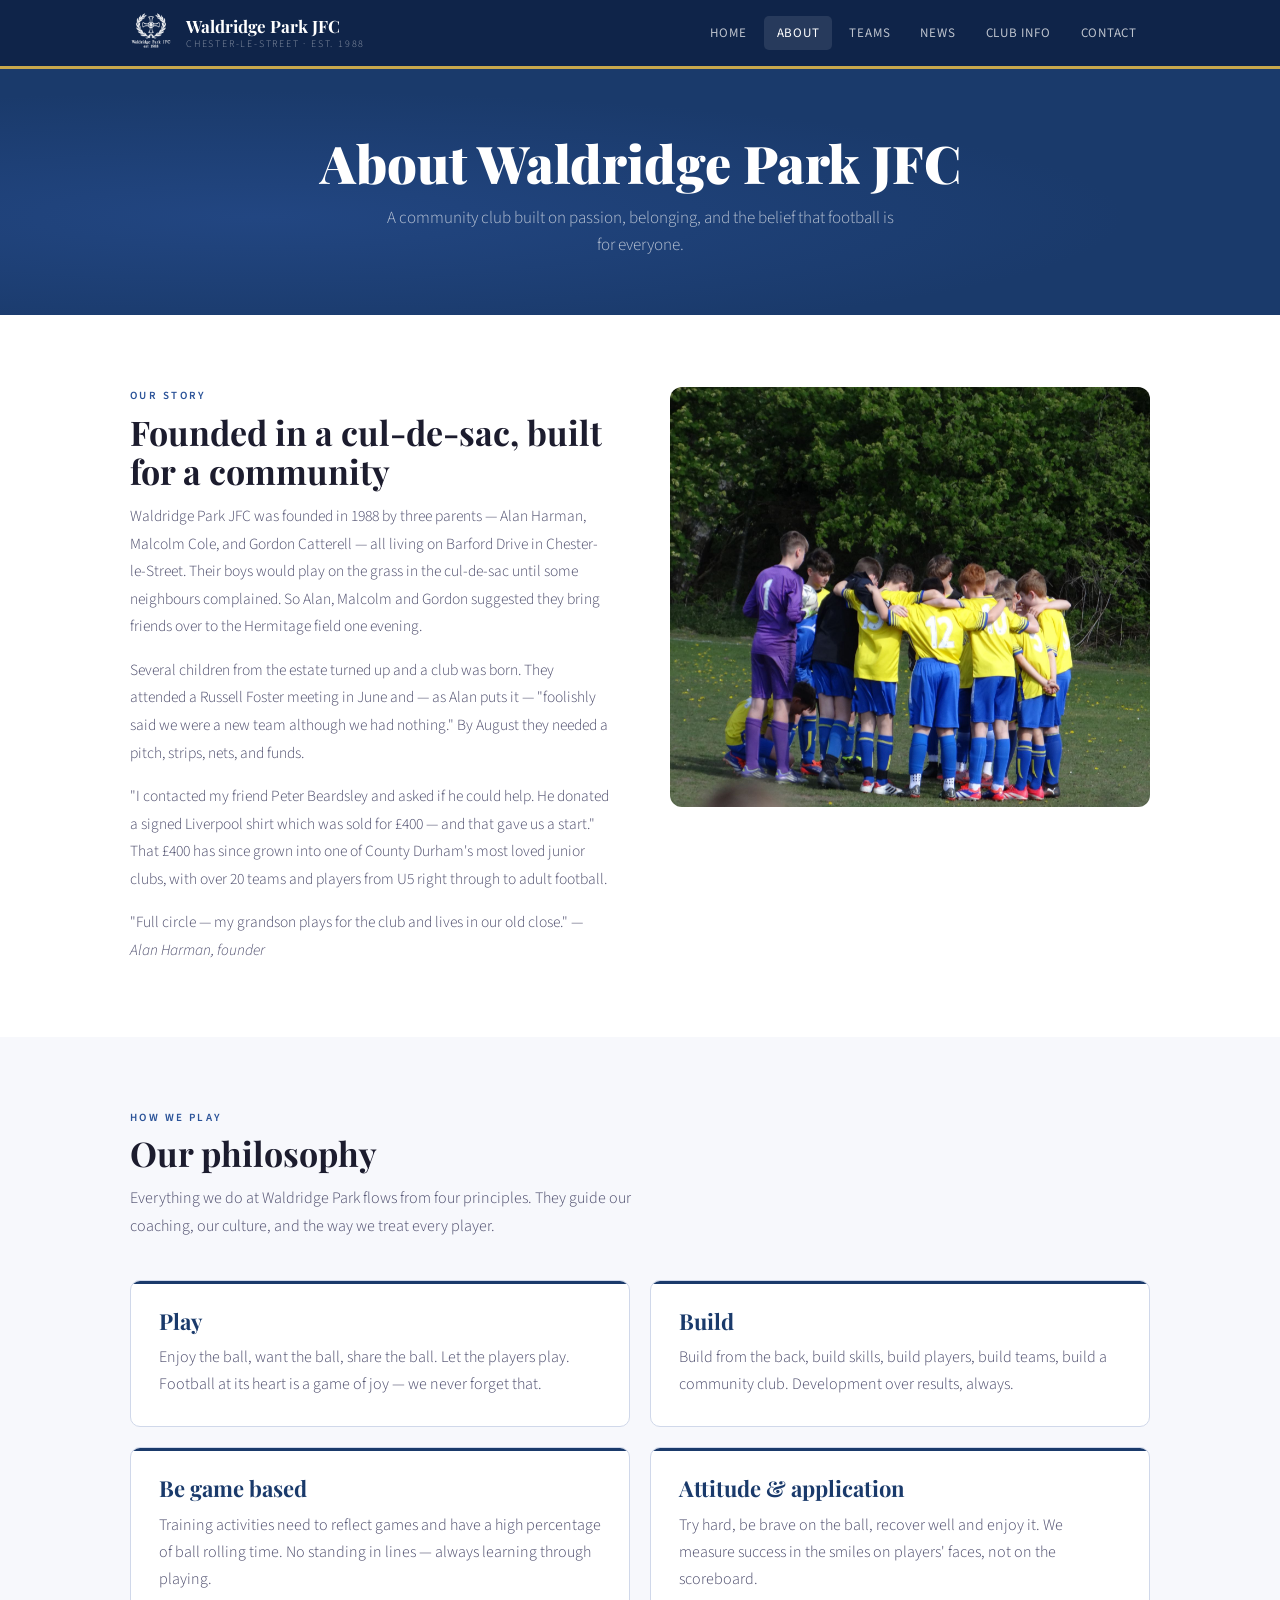
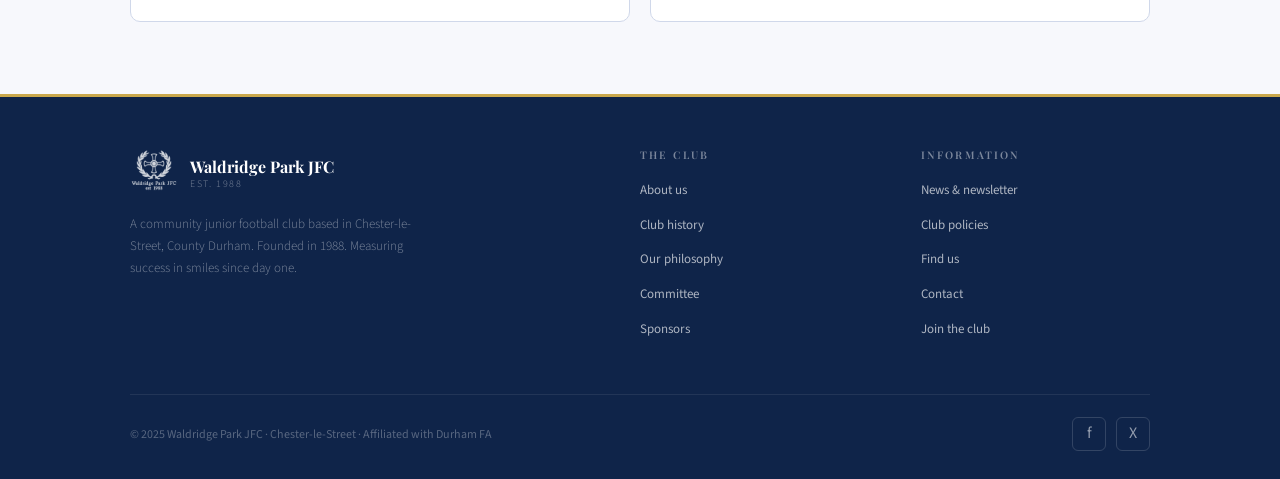
<file: pages/about.html>
<!DOCTYPE html>
<html lang="en">
<head>
  <meta charset="UTF-8">
  <meta name="viewport" content="width=device-width, initial-scale=1.0">
  <meta name="description" content="The story of Waldridge Park JFC — founded in 1988 in Chester-le-Street, County Durham.">
  <title>About Us — Waldridge Park JFC</title>
  <link rel="stylesheet" href="/css/style.css">
  <link rel="icon" href="/images/badge.png" type="image/png">
</head>
<body>

  <nav class="nav">
    <div class="nav-inner">
      <a href="/index.html" class="nav-logo">
        <img src="/images/badge.png" alt="Waldridge Park JFC crest">
        <div class="nav-logo-text">Waldridge Park JFC<span>Chester-le-Street · Est. 1988</span></div>
      </a>
      <ul class="nav-links" id="nav-links">
        <li><a href="/index.html">Home</a></li>
        <li><a href="/pages/about.html" class="active">About</a></li>
        <li><a href="/pages/teams.html">Teams</a></li>
        <li><a href="/pages/news.html">News</a></li>
        <li><a href="/pages/club-info.html">Club info</a></li>
        <li><a href="/pages/contact.html">Contact</a></li>
      </ul>
      <button class="nav-toggle" id="nav-toggle" aria-label="Toggle navigation"><span></span><span></span><span></span></button>
    </div>
  </nav>

  <div class="page-hero">
    <div class="container">
      <h1>About Waldridge Park JFC</h1>
      <p>A community club built on passion, belonging, and the belief that football is for everyone.</p>
    </div>
  </div>

  <!-- HISTORY -->
  <section class="section" id="history">
    <div class="container">
      <div class="about-content-grid">
        <div>
          <p class="section-label">Our story</p>
          <h2 class="section-title">Founded in a cul-de-sac, built for a community</h2>
          <p style="font-size:15.5px;color:var(--text-mid);line-height:1.78;font-weight:300;margin-bottom:16px;">Waldridge Park JFC was founded in 1988 by three parents — Alan Harman, Malcolm Cole, and Gordon Catterell — all living on Barford Drive in Chester-le-Street. Their boys would play on the grass in the cul-de-sac until some neighbours complained. So Alan, Malcolm and Gordon suggested they bring friends over to the Hermitage field one evening.</p>
          <p style="font-size:15.5px;color:var(--text-mid);line-height:1.78;font-weight:300;margin-bottom:16px;">Several children from the estate turned up and a club was born. They attended a Russell Foster meeting in June and — as Alan puts it — "foolishly said we were a new team although we had nothing." By August they needed a pitch, strips, nets, and funds.</p>
          <p style="font-size:15.5px;color:var(--text-mid);line-height:1.78;font-weight:300;margin-bottom:16px;">"I contacted my friend Peter Beardsley and asked if he could help. He donated a signed Liverpool shirt which was sold for £400 — and that gave us a start." That £400 has since grown into one of County Durham's most loved junior clubs, with over 20 teams and players from U5 right through to adult football.</p>
          <p style="font-size:15.5px;color:var(--text-mid);line-height:1.78;font-weight:300;">"Full circle — my grandson plays for the club and lives in our old close." — <em>Alan Harman, founder</em></p>
        </div>
        <div>
          <img src="/images/photo-huddle.jpg" alt="Waldridge Park players" style="width:100%;border-radius:12px;object-fit:cover;height:420px;">
        </div>
      </div><!-- end about-content-grid -->
    </div>
  </section>

  <!-- PHILOSOPHY -->
  <section class="section section-alt" id="philosophy">
    <div class="container">
      <p class="section-label">How we play</p>
      <h2 class="section-title">Our philosophy</h2>
      <p class="section-intro">Everything we do at Waldridge Park flows from four principles. They guide our coaching, our culture, and the way we treat every player.</p>
      <div style="display:grid;grid-template-columns:repeat(2,1fr);gap:20px;">

        <div style="background:var(--white);border:1px solid var(--border);border-radius:10px;padding:28px;position:relative;overflow:hidden;">
          <div style="position:absolute;top:0;left:0;right:0;height:3px;background:var(--blue);"></div>
          <h3 style="font-size:22px;color:var(--blue);margin-bottom:10px;">Play</h3>
          <p style="color:var(--text-mid);font-weight:300;line-height:1.7;">Enjoy the ball, want the ball, share the ball. Let the players play. Football at its heart is a game of joy — we never forget that.</p>
        </div>

        <div style="background:var(--white);border:1px solid var(--border);border-radius:10px;padding:28px;position:relative;overflow:hidden;">
          <div style="position:absolute;top:0;left:0;right:0;height:3px;background:var(--blue);"></div>
          <h3 style="font-size:22px;color:var(--blue);margin-bottom:10px;">Build</h3>
          <p style="color:var(--text-mid);font-weight:300;line-height:1.7;">Build from the back, build skills, build players, build teams, build a community club. Development over results, always.</p>
        </div>

        <div style="background:var(--white);border:1px solid var(--border);border-radius:10px;padding:28px;position:relative;overflow:hidden;">
          <div style="position:absolute;top:0;left:0;right:0;height:3px;background:var(--blue);"></div>
          <h3 style="font-size:22px;color:var(--blue);margin-bottom:10px;">Be game based</h3>
          <p style="color:var(--text-mid);font-weight:300;line-height:1.7;">Training activities need to reflect games and have a high percentage of ball rolling time. No standing in lines — always learning through playing.</p>
        </div>

        <div style="background:var(--white);border:1px solid var(--border);border-radius:10px;padding:28px;position:relative;overflow:hidden;">
          <div style="position:absolute;top:0;left:0;right:0;height:3px;background:var(--blue);"></div>
          <h3 style="font-size:22px;color:var(--blue);margin-bottom:10px;">Attitude &amp; application</h3>
          <p style="color:var(--text-mid);font-weight:300;line-height:1.7;">Try hard, be brave on the ball, recover well and enjoy it. We measure success in the smiles on players' faces, not on the scoreboard.</p>
        </div>

      </div>
    </div>
  </section>

  <footer class="footer">
    <div class="footer-inner">
      <div class="footer-top">
        <div class="footer-brand">
          <a href="/index.html" class="footer-logo">
            <img src="/images/badge.png" alt="Waldridge Park JFC">
            <div class="footer-logo-text">Waldridge Park JFC<span>Est. 1988</span></div>
          </a>
          <p>A community junior football club based in Chester-le-Street, County Durham. Founded in 1988. Measuring success in smiles since day one.</p>
        </div>
        <div class="footer-col">
          <h4>The club</h4>
          <ul>
            <li><a href="/pages/about.html">About us</a></li>
            <li><a href="/pages/about.html#history">Club history</a></li>
            <li><a href="/pages/about.html#philosophy">Our philosophy</a></li>
            <li><a href="/pages/club-info.html#committee">Committee</a></li>
            <li><a href="/pages/club-info.html#sponsors">Sponsors</a></li>
          </ul>
        </div>
        <div class="footer-col">
          <h4>Information</h4>
          <ul>
            <li><a href="/pages/news.html">News &amp; newsletter</a></li>
            <li><a href="/pages/club-info.html#policies">Club policies</a></li>
            <li><a href="/pages/contact.html#find-us">Find us</a></li>
            <li><a href="/pages/contact.html">Contact</a></li>
            <li><a href="/pages/contact.html#join">Join the club</a></li>
          </ul>
        </div>
      </div>
      <div class="footer-bottom">
        <p>&copy; 2025 Waldridge Park JFC &middot; Chester-le-Street &middot; Affiliated with Durham FA</p>
        <div class="social-links">
          <a href="https://www.facebook.com/WPJFC88/" class="social-link" title="Facebook" target="_blank" rel="noopener">f</a>
          <a href="https://twitter.com/waldridgepark88" class="social-link" title="X / Twitter" target="_blank" rel="noopener">X</a>
        </div>
      </div>
    </div>
  </footer>

  <script>
    document.getElementById('nav-toggle').addEventListener('click', function() {
      document.getElementById('nav-links').classList.toggle('open');
    });
  </script>
</body>
</html>
</file>
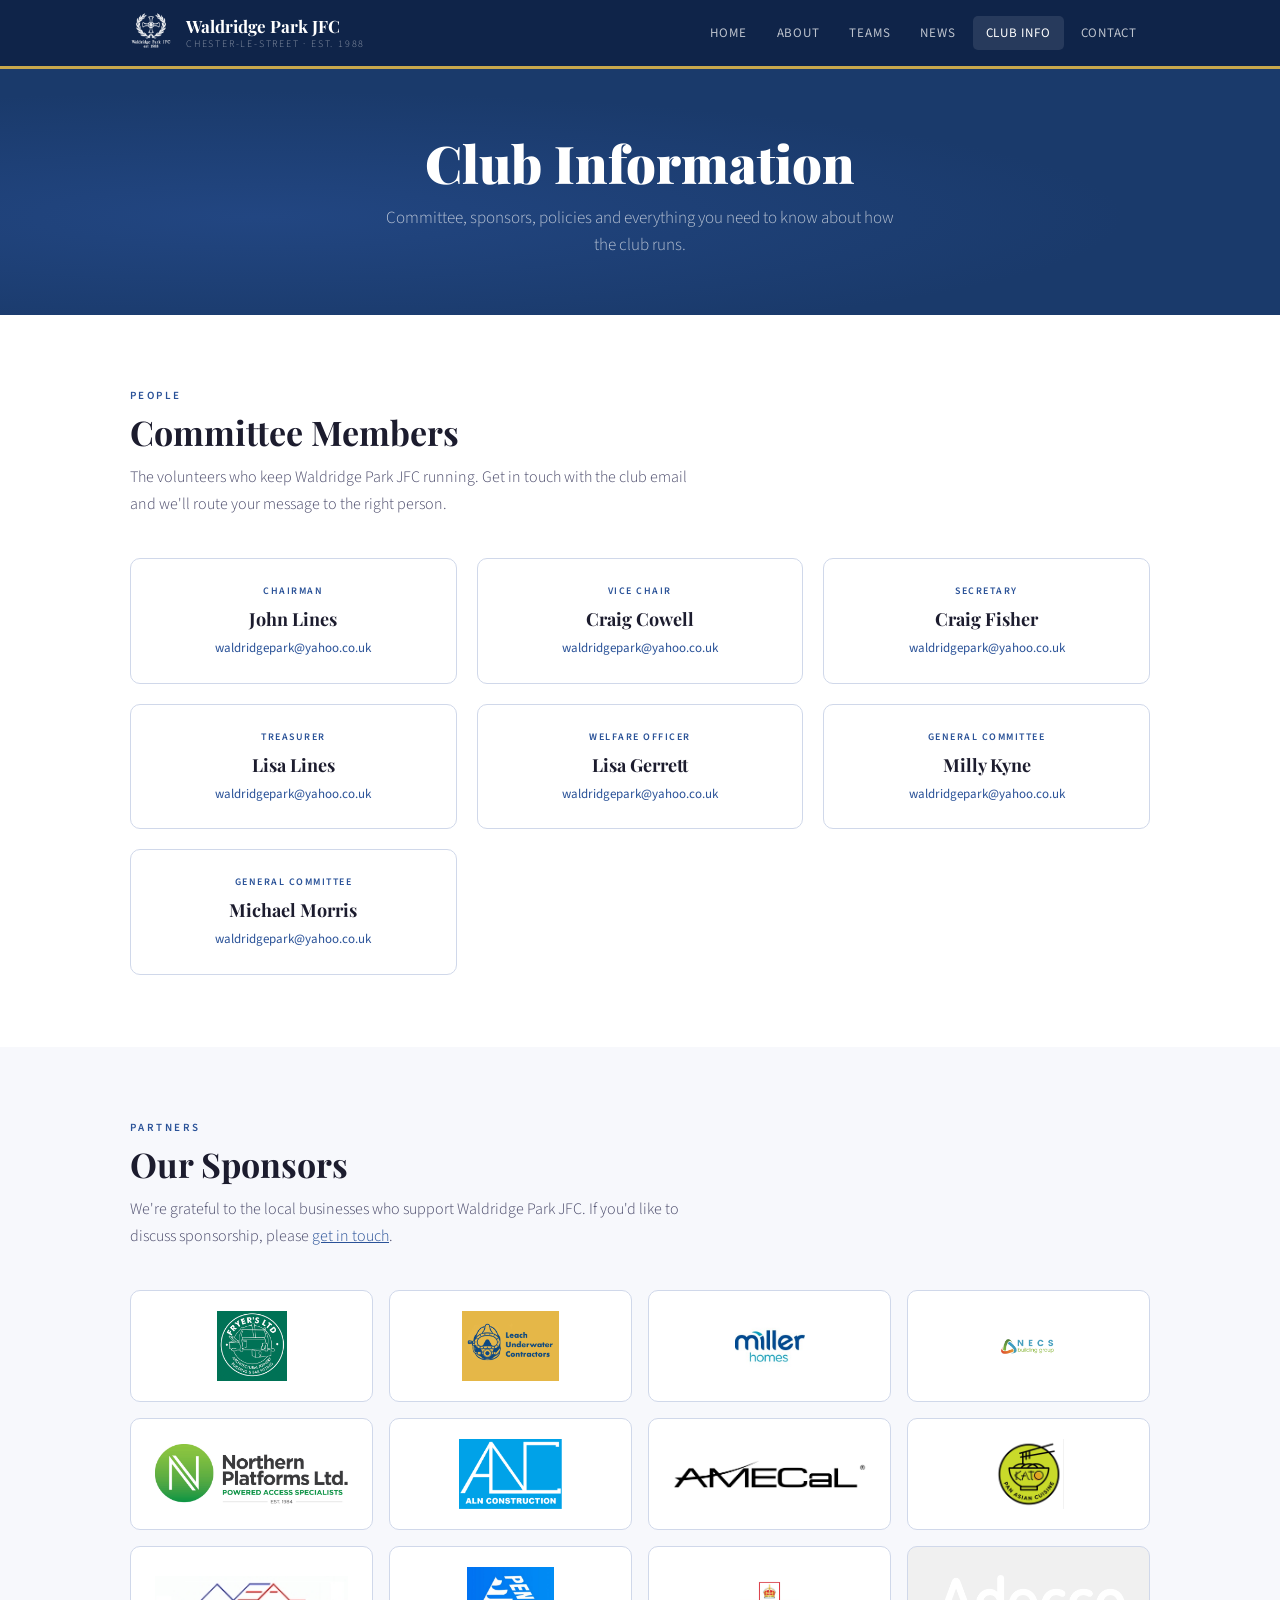
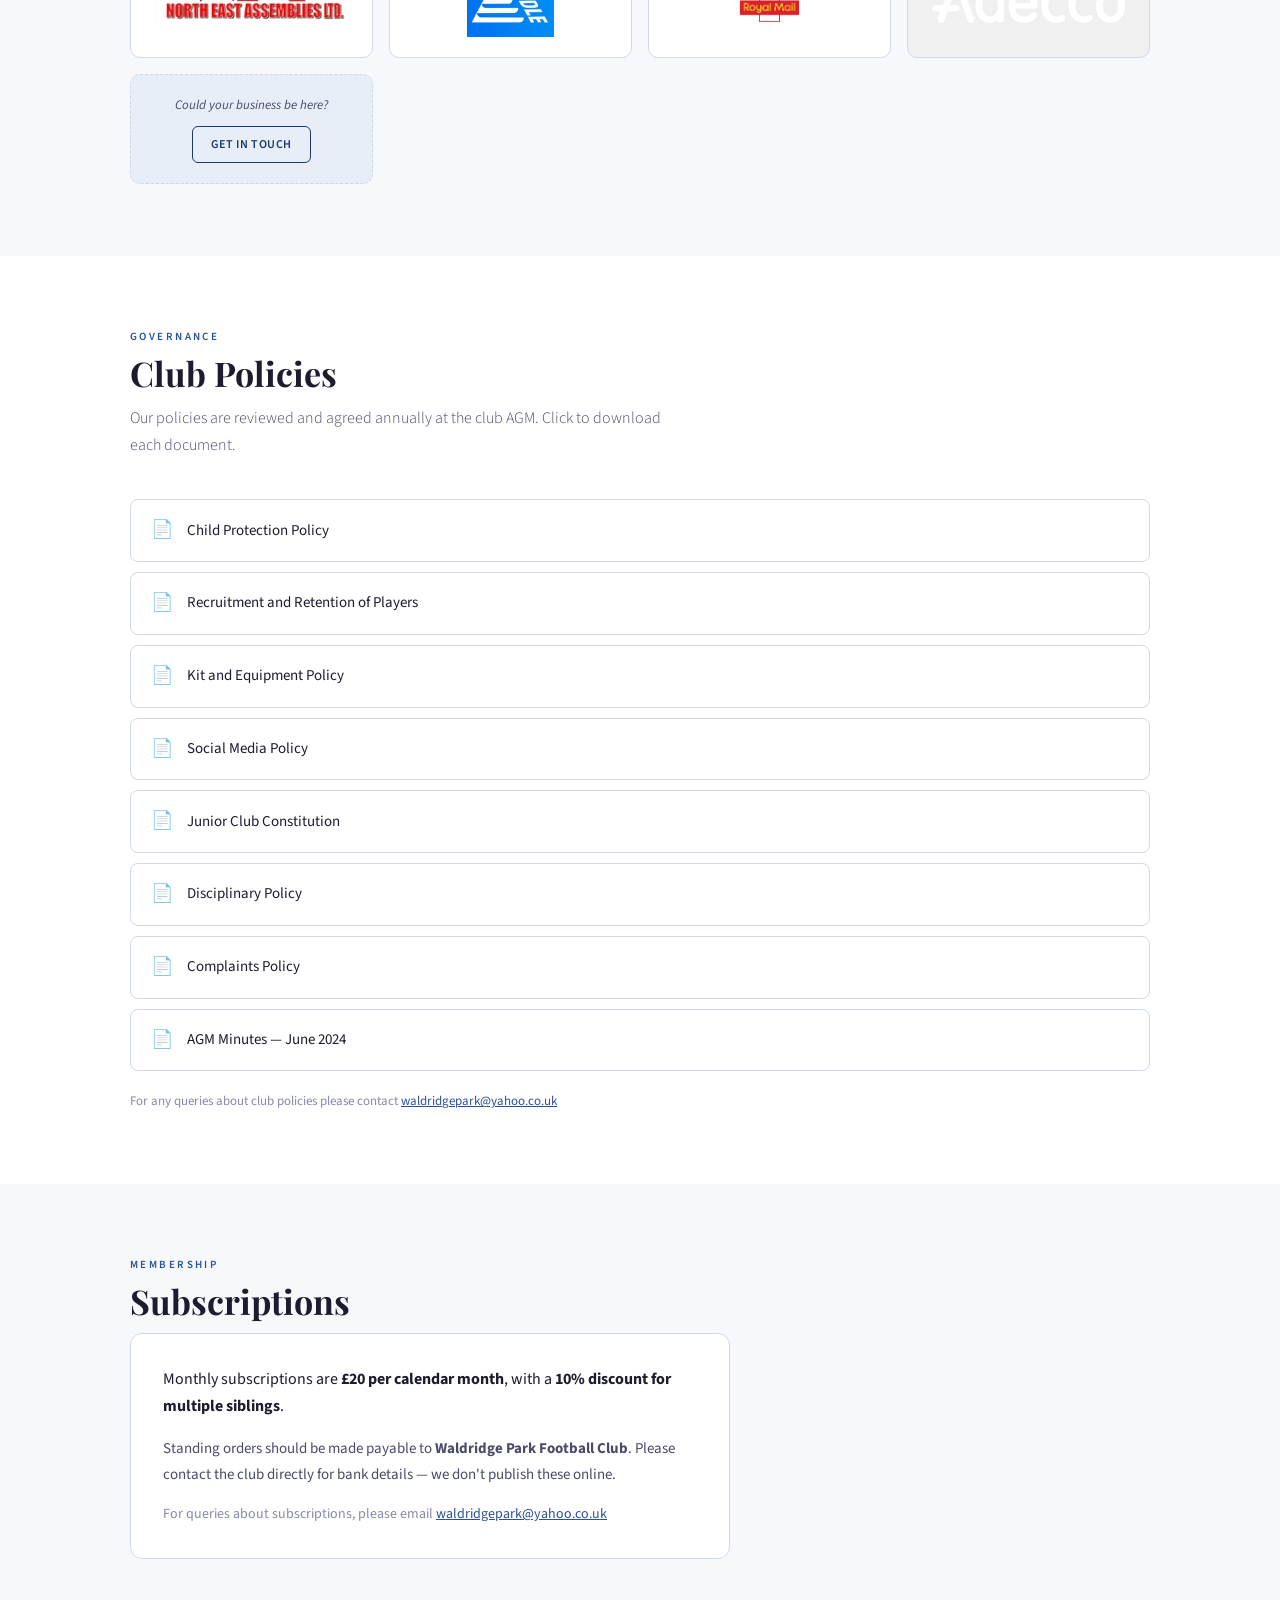
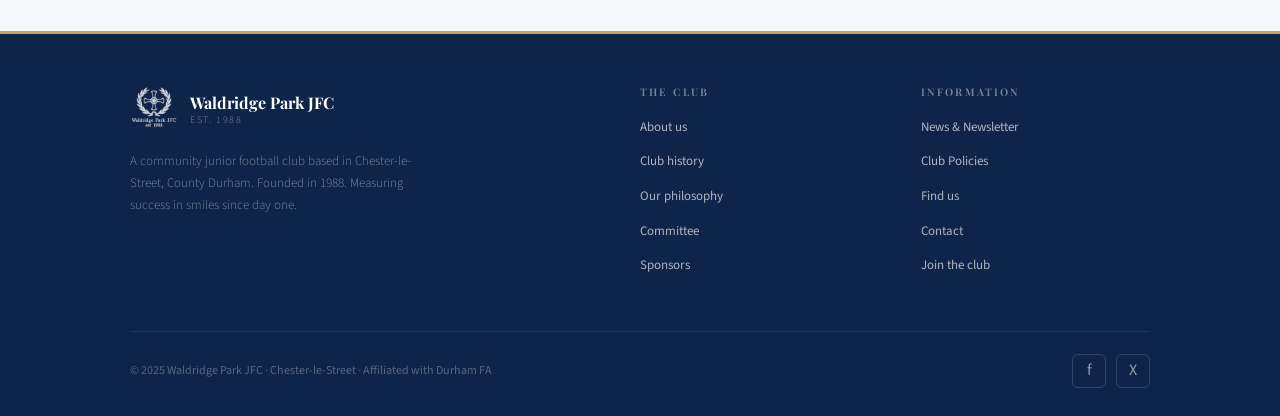
<file: pages/club-info.html>
<!DOCTYPE html>
<html lang="en">
<head>
  <meta charset="UTF-8">
  <meta name="viewport" content="width=device-width, initial-scale=1.0">
  <meta name="description" content="Club information for Waldridge Park JFC — committee, sponsors, policies and subscriptions.">
  <title>Club Info — Waldridge Park JFC</title>
  <link rel="stylesheet" href="/css/style.css">
  <link rel="icon" href="/images/badge.png" type="image/png">
</head>
<body>

  <nav class="nav">
    <div class="nav-inner">
      <a href="/index.html" class="nav-logo">
        <img src="/images/badge.png" alt="Waldridge Park JFC crest">
        <div class="nav-logo-text">Waldridge Park JFC<span>Chester-le-Street · Est. 1988</span></div>
      </a>
      <ul class="nav-links" id="nav-links">
        <li><a href="/index.html">Home</a></li>
        <li><a href="/pages/about.html">About</a></li>
        <li><a href="/pages/teams.html">Teams</a></li>
        <li><a href="/pages/news.html">News</a></li>
        <li><a href="/pages/club-info.html" class="active">Club Info</a></li>
        <li><a href="/pages/contact.html">Contact</a></li>
      </ul>
      <button class="nav-toggle" id="nav-toggle" aria-label="Toggle navigation"><span></span><span></span><span></span></button>
    </div>
  </nav>

  <div class="page-hero">
    <div class="container">
      <h1>Club Information</h1>
      <p>Committee, sponsors, policies and everything you need to know about how the club runs.</p>
    </div>
  </div>

  <!-- 1. COMMITTEE (D12: moved to top, D13: real names) -->
  <section class="section" id="committee">
    <div class="container">
      <p class="section-label">People</p>
      <h2 class="section-title">Committee Members</h2>
      <p class="section-intro">The volunteers who keep Waldridge Park JFC running. Get in touch with the club email and we'll route your message to the right person.</p>
      <div class="committee-grid">
        <div class="committee-card">
          <div class="committee-role">Chairman</div>
          <div class="committee-name">John Lines</div>
          <div class="committee-email"><a href="mailto:waldridgepark@yahoo.co.uk">waldridgepark@yahoo.co.uk</a></div>
        </div>
        <div class="committee-card">
          <div class="committee-role">Vice Chair</div>
          <div class="committee-name">Craig Cowell</div>
          <div class="committee-email"><a href="mailto:waldridgepark@yahoo.co.uk">waldridgepark@yahoo.co.uk</a></div>
        </div>
        <div class="committee-card">
          <div class="committee-role">Secretary</div>
          <div class="committee-name">Craig Fisher</div>
          <div class="committee-email"><a href="mailto:waldridgepark@yahoo.co.uk">waldridgepark@yahoo.co.uk</a></div>
        </div>
        <div class="committee-card">
          <div class="committee-role">Treasurer</div>
          <div class="committee-name">Lisa Lines</div>
          <div class="committee-email"><a href="mailto:waldridgepark@yahoo.co.uk">waldridgepark@yahoo.co.uk</a></div>
        </div>
        <div class="committee-card">
          <div class="committee-role">Welfare Officer</div>
          <div class="committee-name">Lisa Gerrett</div>
          <div class="committee-email"><a href="mailto:waldridgepark@yahoo.co.uk">waldridgepark@yahoo.co.uk</a></div>
        </div>
        <div class="committee-card">
          <div class="committee-role">General Committee</div>
          <div class="committee-name">Milly Kyne</div>
          <div class="committee-email"><a href="mailto:waldridgepark@yahoo.co.uk">waldridgepark@yahoo.co.uk</a></div>
        </div>
        <div class="committee-card">
          <div class="committee-role">General Committee</div>
          <div class="committee-name">Michael Morris</div>
          <div class="committee-email"><a href="mailto:waldridgepark@yahoo.co.uk">waldridgepark@yahoo.co.uk</a></div>
        </div>
      </div>
    </div>
  </section>

  <!-- 2. SPONSORS (D12: moved to second, D15: placeholder for logos) -->
  <section class="section section-alt" id="sponsors">
    <div class="container">
      <p class="section-label">Partners</p>
      <h2 class="section-title">Our Sponsors</h2>
      <p class="section-intro">We're grateful to the local businesses who support Waldridge Park JFC. If you'd like to discuss sponsorship, please <a href="/pages/contact.html" style="color:var(--blue-mid);">get in touch</a>.</p>
      <div class="sponsors-grid">
        <div class="sponsor-tile"><img src="/images/sponsors/fryers.png" alt="Fryer's Ltd — Architectural Joinery"></div>
        <div class="sponsor-tile"><img src="/images/sponsors/leach.jpg" alt="Leach Underwater Contractors"></div>
        <div class="sponsor-tile"><img src="/images/sponsors/miller-homes.jpg" alt="Miller Homes"></div>
        <div class="sponsor-tile"><img src="/images/sponsors/necs.png" alt="NECS Building Group"></div>
        <div class="sponsor-tile"><img src="/images/sponsors/northern-platforms.jpg" alt="Northern Platforms Ltd"></div>
        <div class="sponsor-tile"><img src="/images/sponsors/aln-construction.png" alt="ALN Construction"></div>
        <div class="sponsor-tile"><img src="/images/sponsors/amecal.jpg" alt="AMECaL"></div>
        <div class="sponsor-tile"><img src="/images/sponsors/kato.png" alt="Kato Pan Asian Cuisine"></div>
        <div class="sponsor-tile"><img src="/images/sponsors/ne-assemblies.jpg" alt="North East Assemblies Ltd"></div>
        <div class="sponsor-tile"><img src="/images/sponsors/pendle.png" alt="Pendle"></div>
        <div class="sponsor-tile"><img src="/images/sponsors/royal-mail.jpeg" alt="Royal Mail"></div>
        <div class="sponsor-tile sponsor-tile--grey"><img src="/images/sponsors/adecco.jpeg" alt="Adecco"></div>
        <div class="sponsor-tile sponsor-tile--cta">
          <p>Could your business be here?</p>
          <a href="/pages/contact.html" class="btn btn-outline-blue" style="margin-top:10px;padding:8px 18px;font-size:12px;">Get in touch</a>
        </div>
      </div>
    </div>
  </section>

  <!-- 3. POLICIES (D12: moved to third, D14: Google Drive link placeholders) -->
  <section class="section" id="policies">
    <div class="container">
      <p class="section-label">Governance</p>
      <h2 class="section-title">Club Policies</h2>
      <p class="section-intro">Our policies are reviewed and agreed annually at the club AGM. Click to download each document.</p>
      <!-- D14: Replace each href="#" with the Google Drive share link for that document -->
      <ul class="policy-list">
        <li><a href="https://docs.google.com/document/d/1IHyyZL549Vxbe-LfGojfhUuWv50M7cOK/edit" target="_blank" rel="noopener"><span class="policy-icon">📄</span>Child Protection Policy</a></li>
        <li><a href="https://docs.google.com/document/d/1TpcTj-jsOP2Vxt8-mdZjM6Z2D6mTAIq8/edit" target="_blank" rel="noopener"><span class="policy-icon">📄</span>Recruitment and Retention of Players</a></li>
        <li><a href="https://docs.google.com/document/d/1JCeeDXB0csd5whs8cPL3oZXwsyxkhy2E/edit" target="_blank" rel="noopener"><span class="policy-icon">📄</span>Kit and Equipment Policy</a></li>
        <li><a href="https://docs.google.com/document/d/1WI07zSMfwGxEhsSW_pgYNHIjk775hxCS/edit" target="_blank" rel="noopener"><span class="policy-icon">📄</span>Social Media Policy</a></li>
        <li><a href="https://docs.google.com/document/d/1YsbR8iXNrJBj3RAPoVRSPH37eOqxGxkX/edit" target="_blank" rel="noopener"><span class="policy-icon">📄</span>Junior Club Constitution</a></li>
        <li><a href="https://docs.google.com/document/d/1VK06CZJH8CjwY2kzdcAuytqBxjfUEBv2/edit" target="_blank" rel="noopener"><span class="policy-icon">📄</span>Disciplinary Policy</a></li>
        <li><a href="https://docs.google.com/document/d/1hpte2AahcxZxgJUB4gB88Cl7YsGbohZh/edit" target="_blank" rel="noopener"><span class="policy-icon">📄</span>Complaints Policy</a></li>
        <li><a href="https://docs.google.com/document/d/1YvPfwqSOUwHRDYcZnqabj-y3_BTj0z9y/edit" target="_blank" rel="noopener"><span class="policy-icon">📄</span>AGM Minutes — June 2024</a></li>
      </ul>
      <p style="font-size:13px;color:var(--text-light);margin-top:20px;">For any queries about club policies please contact <a href="mailto:waldridgepark@yahoo.co.uk" style="color:var(--blue-mid);">waldridgepark@yahoo.co.uk</a></p>
    </div>
  </section>

  <!-- 4. SUBSCRIPTIONS (D12: moved to last) -->
  <section class="section section-alt" id="subscriptions">
    <div class="container">
      <p class="section-label">Membership</p>
      <h2 class="section-title">Subscriptions</h2>
      <div style="background:var(--white);border:1px solid var(--border);border-radius:12px;padding:32px;max-width:600px;">
        <p style="font-size:16px;color:var(--text);line-height:1.7;margin-bottom:16px;">Monthly subscriptions are <strong>£20 per calendar month</strong>, with a <strong>10% discount for multiple siblings</strong>.</p>
        <p style="font-size:15px;color:var(--text-mid);line-height:1.7;margin-bottom:16px;">Standing orders should be made payable to <strong>Waldridge Park Football Club</strong>. Please contact the club directly for bank details — we don't publish these online.</p>
        <p style="font-size:14px;color:var(--text-light);">For queries about subscriptions, please email <a href="mailto:waldridgepark@yahoo.co.uk" style="color:var(--blue-mid);">waldridgepark@yahoo.co.uk</a></p>
      </div>
    </div>
  </section>

  <footer class="footer">
    <div class="footer-inner">
      <div class="footer-top">
        <div class="footer-brand">
          <a href="/index.html" class="footer-logo"><img src="/images/badge.png" alt="Waldridge Park JFC"><div class="footer-logo-text">Waldridge Park JFC<span>Est. 1988</span></div></a>
          <p>A community junior football club based in Chester-le-Street, County Durham. Founded in 1988. Measuring success in smiles since day one.</p>
        </div>
        <div class="footer-col"><h4>The club</h4><ul><li><a href="/pages/about.html">About us</a></li><li><a href="/pages/about.html#history">Club history</a></li><li><a href="/pages/about.html#philosophy">Our philosophy</a></li><li><a href="/pages/club-info.html#committee">Committee</a></li><li><a href="/pages/club-info.html#sponsors">Sponsors</a></li></ul></div>
        <div class="footer-col"><h4>Information</h4><ul><li><a href="/pages/news.html">News &amp; Newsletter</a></li><li><a href="/pages/club-info.html#policies">Club Policies</a></li><li><a href="/pages/contact.html#find-us">Find us</a></li><li><a href="/pages/contact.html">Contact</a></li><li><a href="/pages/contact.html#join">Join the club</a></li></ul></div>
      </div>
      <div class="footer-bottom">
        <p>&copy; 2025 Waldridge Park JFC &middot; Chester-le-Street &middot; Affiliated with Durham FA</p>
        <div class="social-links"><a href="https://www.facebook.com/WPJFC88/" class="social-link" title="Facebook" target="_blank" rel="noopener">f</a><a href="https://twitter.com/waldridgepark88" class="social-link" title="X / Twitter" target="_blank" rel="noopener">X</a></div>
      </div>
    </div>
  </footer>

  <script>document.getElementById('nav-toggle').addEventListener('click',function(){document.getElementById('nav-links').classList.toggle('open');});</script>
</body>
</html>
</file>
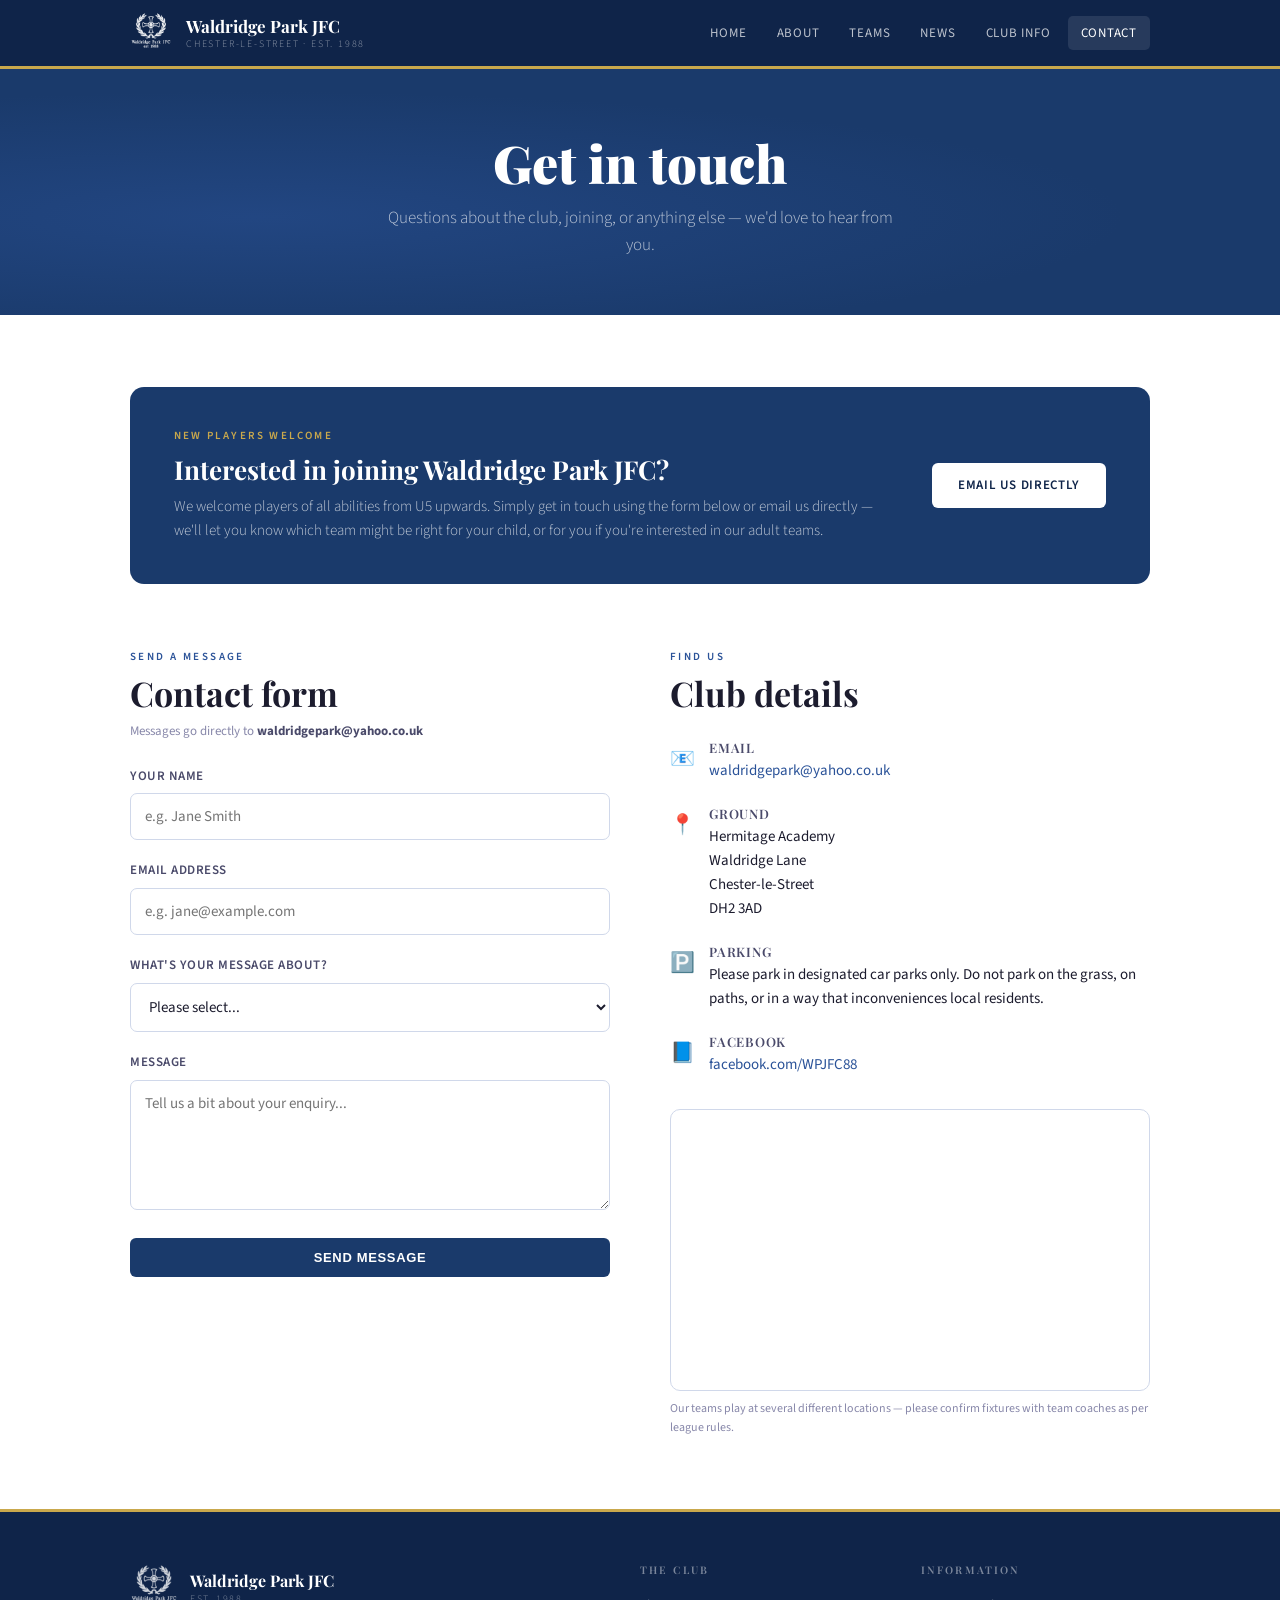
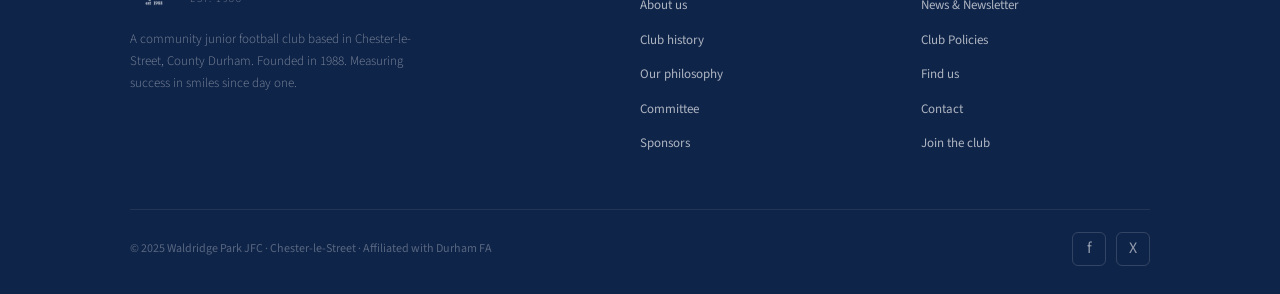
<file: pages/contact.html>
<!DOCTYPE html>
<html lang="en">
<head>
  <meta charset="UTF-8">
  <meta name="viewport" content="width=device-width, initial-scale=1.0">
  <meta name="description" content="Contact Waldridge Park JFC — get in touch with the club or find out how to join.">
  <title>Contact — Waldridge Park JFC</title>
  <link rel="stylesheet" href="/css/style.css">
  <link rel="icon" href="/images/badge.png" type="image/png">
</head>
<body>

  <nav class="nav">
    <div class="nav-inner">
      <a href="/index.html" class="nav-logo">
        <img src="/images/badge.png" alt="Waldridge Park JFC crest">
        <div class="nav-logo-text">Waldridge Park JFC<span>Chester-le-Street · Est. 1988</span></div>
      </a>
      <ul class="nav-links" id="nav-links">
        <li><a href="/index.html">Home</a></li>
        <li><a href="/pages/about.html">About</a></li>
        <li><a href="/pages/teams.html">Teams</a></li>
        <li><a href="/pages/news.html">News</a></li>
        <li><a href="/pages/club-info.html">Club Info</a></li>
        <li><a href="/pages/contact.html" class="active">Contact</a></li>
      </ul>
      <button class="nav-toggle" id="nav-toggle" aria-label="Toggle navigation"><span></span><span></span><span></span></button>
    </div>
  </nav>

  <div class="page-hero">
    <div class="container">
      <h1>Get in touch</h1>
      <p>Questions about the club, joining, or anything else — we'd love to hear from you.</p>
    </div>
  </div>

  <section class="section" id="join">
    <div class="container">

      <!-- D16: join-banner class handles mobile wrapping properly -->
      <div class="join-banner">
        <div class="join-banner-text">
          <p>New players welcome</p>
          <h2>Interested in joining Waldridge Park JFC?</h2>
          <p>We welcome players of all abilities from U5 upwards. Simply get in touch using the form below or email us directly — we'll let you know which team might be right for your child, or for you if you're interested in our adult teams.</p>
        </div>
        <a href="mailto:waldridgepark@yahoo.co.uk" class="btn btn-white">Email us directly</a>
      </div>

      <div class="contact-grid">

        <!-- FORM — D17: note about where messages go -->
        <div>
          <p class="section-label">Send a message</p>
          <h2 class="section-title" style="margin-bottom:8px;">Contact form</h2>
          <!-- Form submissions go to waldridgepark@yahoo.co.uk via Formspree -->
          <p style="font-size:13px;color:var(--text-light);margin-bottom:24px;">Messages go directly to <strong style="color:var(--text-mid);">waldridgepark@yahoo.co.uk</strong></p>
          <form action="https://formspree.io/f/xnjreyqv" method="POST" id="contact-form">
            <div class="form-group">
              <label for="name">Your name</label>
              <input type="text" id="name" name="name" required placeholder="e.g. Jane Smith">
            </div>
            <div class="form-group">
              <label for="email">Email address</label>
              <input type="email" id="email" name="email" required placeholder="e.g. jane@example.com">
            </div>
            <div class="form-group">
              <label for="subject">What's your message about?</label>
              <select id="subject" name="subject">
                <option value="">Please select...</option>
                <option value="joining">Joining the club</option>
                <option value="general">General enquiry</option>
                <option value="committee">For the committee</option>
                <option value="sponsorship">Sponsorship</option>
                <option value="other">Something else</option>
              </select>
            </div>
            <div class="form-group">
              <label for="message">Message</label>
              <textarea id="message" name="message" required placeholder="Tell us a bit about your enquiry..."></textarea>
            </div>
            <button type="submit" class="btn btn-blue" style="width:100%;">Send message</button>
            <p id="form-success" style="display:none;margin-top:16px;padding:14px;background:#e8f5e9;border-radius:8px;color:#2e7d32;font-size:14px;">Thanks — we'll be in touch soon!</p>
          </form>
        </div>

        <!-- CONTACT DETAILS & MAP — D18/D19 -->
        <div>
          <p class="section-label">Find us</p>
          <h2 class="section-title" style="margin-bottom:28px;">Club details</h2>

          <div class="contact-detail">
            <span class="contact-icon">📧</span>
            <div>
              <h4>Email</h4>
              <p><a href="mailto:waldridgepark@yahoo.co.uk">waldridgepark@yahoo.co.uk</a></p>
            </div>
          </div>

          <!-- D18: Correct address -->
          <div class="contact-detail">
            <span class="contact-icon">📍</span>
            <div>
              <h4>Ground</h4>
              <p>Hermitage Academy<br>Waldridge Lane<br>Chester-le-Street<br>DH2 3AD</p>
            </div>
          </div>

          <div class="contact-detail">
            <span class="contact-icon">🅿️</span>
            <div>
              <h4>Parking</h4>
              <p>Please park in designated car parks only. Do not park on the grass, on paths, or in a way that inconveniences local residents.</p>
            </div>
          </div>

          <div class="contact-detail">
            <span class="contact-icon">📘</span>
            <div>
              <h4>Facebook</h4>
              <p><a href="https://www.facebook.com/WPJFC88/" target="_blank" rel="noopener">facebook.com/WPJFC88</a></p>
            </div>
          </div>

          <!-- D18: Map centred on Hermitage Academy, Waldridge Lane, Chester-le-Street -->
          <div class="map-wrap" id="find-us">
            <iframe
              src="https://www.google.com/maps/embed?pb=!1m18!1m12!1m3!1d2313.5!2d-1.59264!3d54.85122!2m3!1f0!2f0!3f0!3m2!1i1024!2i768!4f13.1!3m3!1m2!1s0x487e7b3e1e1e1e1f%3A0x0!2sHermitage%20Academy%2C%20Waldridge%20Lane%2C%20Chester-le-Street%2C%20DH2%203AD!5e0!3m2!1sen!2suk!4v1"
              allowfullscreen="" loading="lazy" referrerpolicy="no-referrer-when-downgrade"
              title="Hermitage Academy, Waldridge Lane, Chester-le-Street">
            </iframe>
          </div>
          <!-- D19: Updated caption -->
          <p style="font-size:12px;color:var(--text-light);margin-top:8px;">Our teams play at several different locations — please confirm fixtures with team coaches as per league rules.</p>
        </div>

      </div>
    </div>
  </section>

  <footer class="footer">
    <div class="footer-inner">
      <div class="footer-top">
        <div class="footer-brand">
          <a href="/index.html" class="footer-logo"><img src="/images/badge.png" alt="Waldridge Park JFC"><div class="footer-logo-text">Waldridge Park JFC<span>Est. 1988</span></div></a>
          <p>A community junior football club based in Chester-le-Street, County Durham. Founded in 1988. Measuring success in smiles since day one.</p>
        </div>
        <div class="footer-col"><h4>The club</h4><ul><li><a href="/pages/about.html">About us</a></li><li><a href="/pages/about.html#history">Club history</a></li><li><a href="/pages/about.html#philosophy">Our philosophy</a></li><li><a href="/pages/club-info.html#committee">Committee</a></li><li><a href="/pages/club-info.html#sponsors">Sponsors</a></li></ul></div>
        <div class="footer-col"><h4>Information</h4><ul><li><a href="/pages/news.html">News &amp; Newsletter</a></li><li><a href="/pages/club-info.html#policies">Club Policies</a></li><li><a href="/pages/contact.html#find-us">Find us</a></li><li><a href="/pages/contact.html">Contact</a></li><li><a href="/pages/contact.html#join">Join the club</a></li></ul></div>
      </div>
      <div class="footer-bottom">
        <p>&copy; 2025 Waldridge Park JFC &middot; Chester-le-Street &middot; Affiliated with Durham FA</p>
        <div class="social-links"><a href="https://www.facebook.com/WPJFC88/" class="social-link" title="Facebook" target="_blank" rel="noopener">f</a><a href="https://twitter.com/waldridgepark88" class="social-link" title="X / Twitter" target="_blank" rel="noopener">X</a></div>
      </div>
    </div>
  </footer>

  <script>
    document.getElementById('nav-toggle').addEventListener('click',function(){document.getElementById('nav-links').classList.toggle('open');});
  </script>
</body>
</html>
</file>
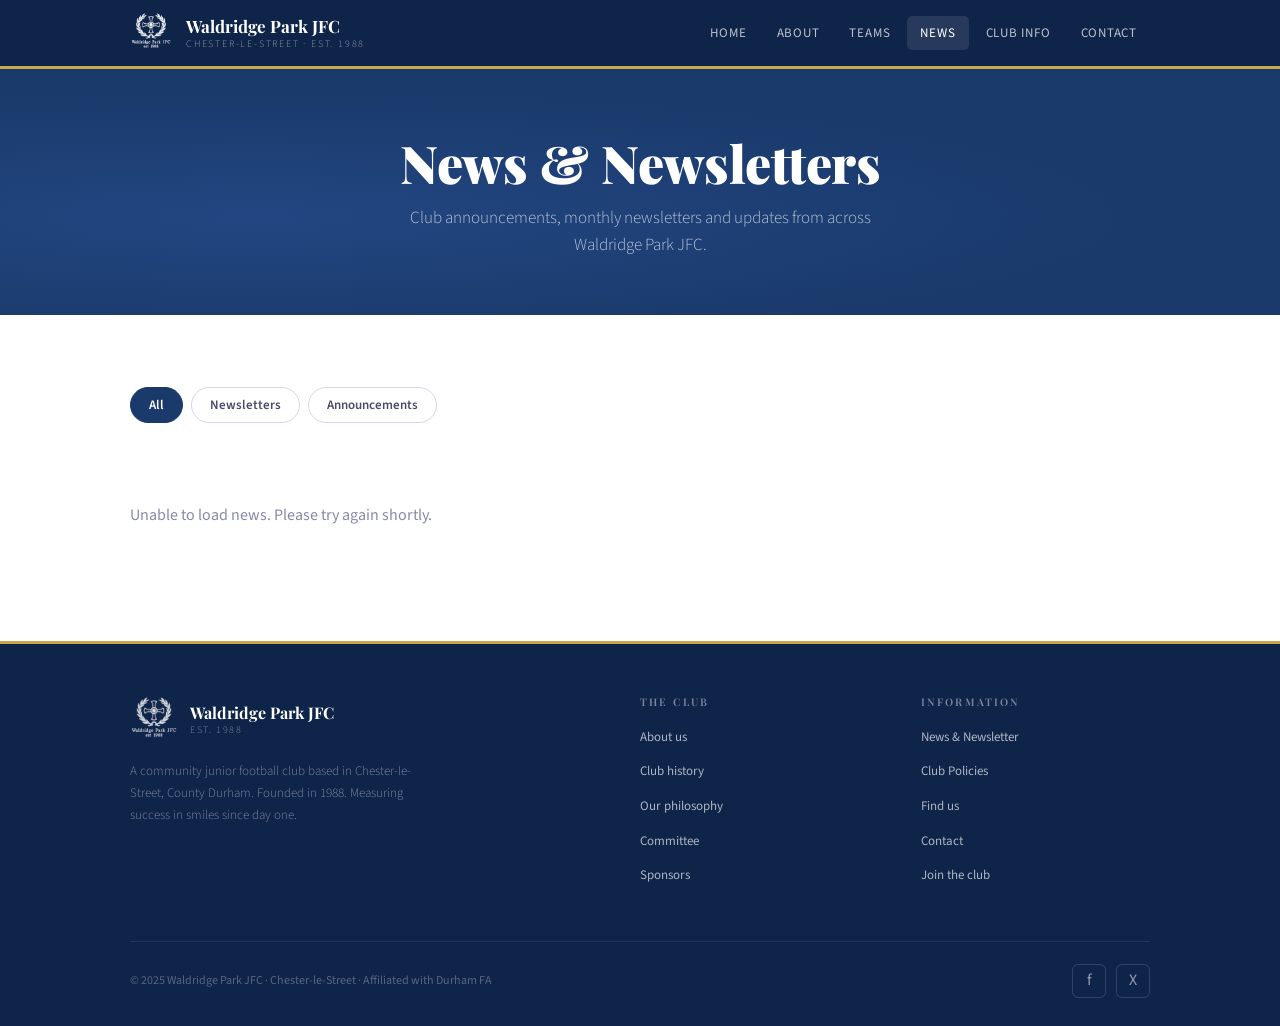
<file: pages/news.html>
<!DOCTYPE html>
<html lang="en">
<head>
  <meta charset="UTF-8">
  <meta name="viewport" content="width=device-width, initial-scale=1.0">
  <meta name="description" content="News, newsletters and announcements from Waldridge Park JFC.">
  <title>News — Waldridge Park JFC</title>
  <link rel="stylesheet" href="/css/style.css">
  <link rel="icon" href="/images/badge.png" type="image/png">
  <style>
    .news-loading { text-align:center; padding: 60px 0; color: var(--text-light); font-size:16px; }
    .news-empty { text-align:center; padding: 60px 0; color: var(--text-light); }
    .news-empty p:first-child { font-size:18px; margin-bottom:8px; }
    .news-empty p:last-child { font-size:14px; }
  </style>
</head>
<body>

  <nav class="nav">
    <div class="nav-inner">
      <a href="/index.html" class="nav-logo">
        <img src="/images/badge.png" alt="Waldridge Park JFC crest">
        <div class="nav-logo-text">Waldridge Park JFC<span>Chester-le-Street · Est. 1988</span></div>
      </a>
      <ul class="nav-links" id="nav-links">
        <li><a href="/index.html">Home</a></li>
        <li><a href="/pages/about.html">About</a></li>
        <li><a href="/pages/teams.html">Teams</a></li>
        <li><a href="/pages/news.html" class="active">News</a></li>
        <li><a href="/pages/club-info.html">Club Info</a></li>
        <li><a href="/pages/contact.html">Contact</a></li>
      </ul>
      <button class="nav-toggle" id="nav-toggle" aria-label="Toggle navigation"><span></span><span></span><span></span></button>
    </div>
  </nav>

  <div class="page-hero">
    <div class="container">
      <h1>News &amp; Newsletters</h1>
      <p>Club announcements, monthly newsletters and updates from across Waldridge Park JFC.</p>
    </div>
  </div>

  <section class="section">
    <div class="container">

      <!-- Filter tabs -->
      <div style="display:flex;gap:8px;margin-bottom:40px;flex-wrap:wrap;" id="filter-bar">
        <button onclick="filterNews('all')" id="filter-all" class="filter-btn filter-active">All</button>
        <button onclick="filterNews('newsletter')" id="filter-newsletter" class="filter-btn">Newsletters</button>
        <button onclick="filterNews('announcement')" id="filter-announcement" class="filter-btn">Announcements</button>
      </div>

      <div id="news-grid" class="news-grid">
        <div class="news-loading">Loading news...</div>
      </div>

      <div id="news-empty" style="display:none;" class="news-empty">
        <p>No posts in this category yet.</p>
        <p>Check back soon.</p>
      </div>

    </div>
  </section>

  <footer class="footer">
    <div class="footer-inner">
      <div class="footer-top">
        <div class="footer-brand">
          <a href="/index.html" class="footer-logo"><img src="/images/badge.png" alt="Waldridge Park JFC"><div class="footer-logo-text">Waldridge Park JFC<span>Est. 1988</span></div></a>
          <p>A community junior football club based in Chester-le-Street, County Durham. Founded in 1988. Measuring success in smiles since day one.</p>
        </div>
        <div class="footer-col"><h4>The club</h4><ul><li><a href="/pages/about.html">About us</a></li><li><a href="/pages/about.html#history">Club history</a></li><li><a href="/pages/about.html#philosophy">Our philosophy</a></li><li><a href="/pages/club-info.html#committee">Committee</a></li><li><a href="/pages/club-info.html#sponsors">Sponsors</a></li></ul></div>
        <div class="footer-col"><h4>Information</h4><ul><li><a href="/pages/news.html">News &amp; Newsletter</a></li><li><a href="/pages/club-info.html#policies">Club Policies</a></li><li><a href="/pages/contact.html#find-us">Find us</a></li><li><a href="/pages/contact.html">Contact</a></li><li><a href="/pages/contact.html#join">Join the club</a></li></ul></div>
      </div>
      <div class="footer-bottom">
        <p>&copy; 2025 Waldridge Park JFC &middot; Chester-le-Street &middot; Affiliated with Durham FA</p>
        <div class="social-links"><a href="https://www.facebook.com/WPJFC88/" class="social-link" title="Facebook" target="_blank" rel="noopener">f</a><a href="https://twitter.com/waldridgepark88" class="social-link" title="X / Twitter" target="_blank" rel="noopener">X</a></div>
      </div>
    </div>
  </footer>

  <style>
    .filter-btn {
      padding: 8px 18px; border-radius: 20px;
      border: 1px solid var(--border);
      background: var(--white); color: var(--text-mid);
      font-size: 13px; font-weight: 600; cursor: pointer; transition: all 0.2s;
      font-family: var(--font-body);
    }
    .filter-active {
      background: var(--blue) !important;
      color: var(--white) !important;
      border-color: var(--blue) !important;
    }
  </style>

  <script>
    document.getElementById('nav-toggle').addEventListener('click', function() {
      document.getElementById('nav-links').classList.toggle('open');
    });

    const GITHUB_REPO = 'craigfisher2001-arch/waldridgepark-website';
    const NEWS_PATH = 'content/news';

    function parseFrontmatter(text) {
      const match = text.match(/^---\n([\s\S]*?)\n---\n([\s\S]*)$/);
      if (!match) return { data: {}, content: text };
      const data = {};
      match[1].split('\n').forEach(line => {
        const colonIdx = line.indexOf(':');
        if (colonIdx > -1) {
          const key = line.slice(0, colonIdx).trim();
          const value = line.slice(colonIdx + 1).trim();
          data[key] = value;
        }
      });
      return { data, content: match[2] };
    }

    function buildCard(slug, data) {
      const img = data.image
        ? `<div class="news-card-img"><img src="${data.image}" alt="${data.title}"></div>`
        : `<div class="news-card-img" style="background:var(--blue-light);display:flex;align-items:center;justify-content:center;"><span style="font-size:11px;color:var(--text-light);text-transform:uppercase;letter-spacing:0.1em;">Waldridge Park JFC</span></div>`;
      return `
        <a href="/pages/article.html?slug=${slug}" class="news-card" data-category="${data.category || 'announcement'}">
          ${img}
          <div class="news-card-body">
            <p class="news-tag">${data.category === 'newsletter' ? 'Newsletter' : 'Announcement'}</p>
            <h3>${data.title}</h3>
            <p>${data.summary || ''}</p>
            <p class="news-date">${data.date || ''}</p>
          </div>
        </a>`;
    }

    let allPosts = [];
    let currentFilter = 'all';

    function renderPosts(filter) {
      currentFilter = filter;
      const grid = document.getElementById('news-grid');
      const empty = document.getElementById('news-empty');
      const filtered = filter === 'all' ? allPosts : allPosts.filter(p => p.data.category === filter);
      if (filtered.length === 0) {
        grid.innerHTML = '';
        empty.style.display = 'block';
      } else {
        empty.style.display = 'none';
        grid.innerHTML = filtered.map(p => buildCard(p.slug, p.data)).join('');
      }
    }

    function filterNews(category) {
      document.querySelectorAll('.filter-btn').forEach(b => b.classList.remove('filter-active'));
      document.getElementById('filter-' + category).classList.add('filter-active');
      renderPosts(category);
    }

    async function loadNews() {
      try {
        // Use GitHub API to auto-discover all markdown files in content/news/
        const apiUrl = `https://api.github.com/repos/${GITHUB_REPO}/contents/${NEWS_PATH}`;
        const res = await fetch(apiUrl, {
          headers: { 'Accept': 'application/vnd.github.v3+json' }
        });
        if (!res.ok) throw new Error('Could not fetch news list');
        const files = await res.json();

        // Filter to only .md files and extract slugs
        const mdFiles = files
          .filter(f => f.name.endsWith('.md'))
          .map(f => f.name.replace('.md', ''));

        // Fetch each post's content
        const results = await Promise.all(
          mdFiles.map(async slug => {
            try {
              const r = await fetch(`/content/news/${slug}.md`);
              if (!r.ok) return null;
              const text = await r.text();
              const { data } = parseFrontmatter(text);
              return { slug, data };
            } catch { return null; }
          })
        );

        allPosts = results.filter(Boolean);
        // Sort by date descending
        allPosts.sort((a, b) => new Date(b.data.date) - new Date(a.data.date));
        renderPosts('all');

      } catch (err) {
        document.getElementById('news-grid').innerHTML =
          `<div style="color:var(--text-light);padding:40px 0;">Unable to load news. Please try again shortly.</div>`;
      }
    }

    loadNews();
  </script>

</body>
</html>
</file>
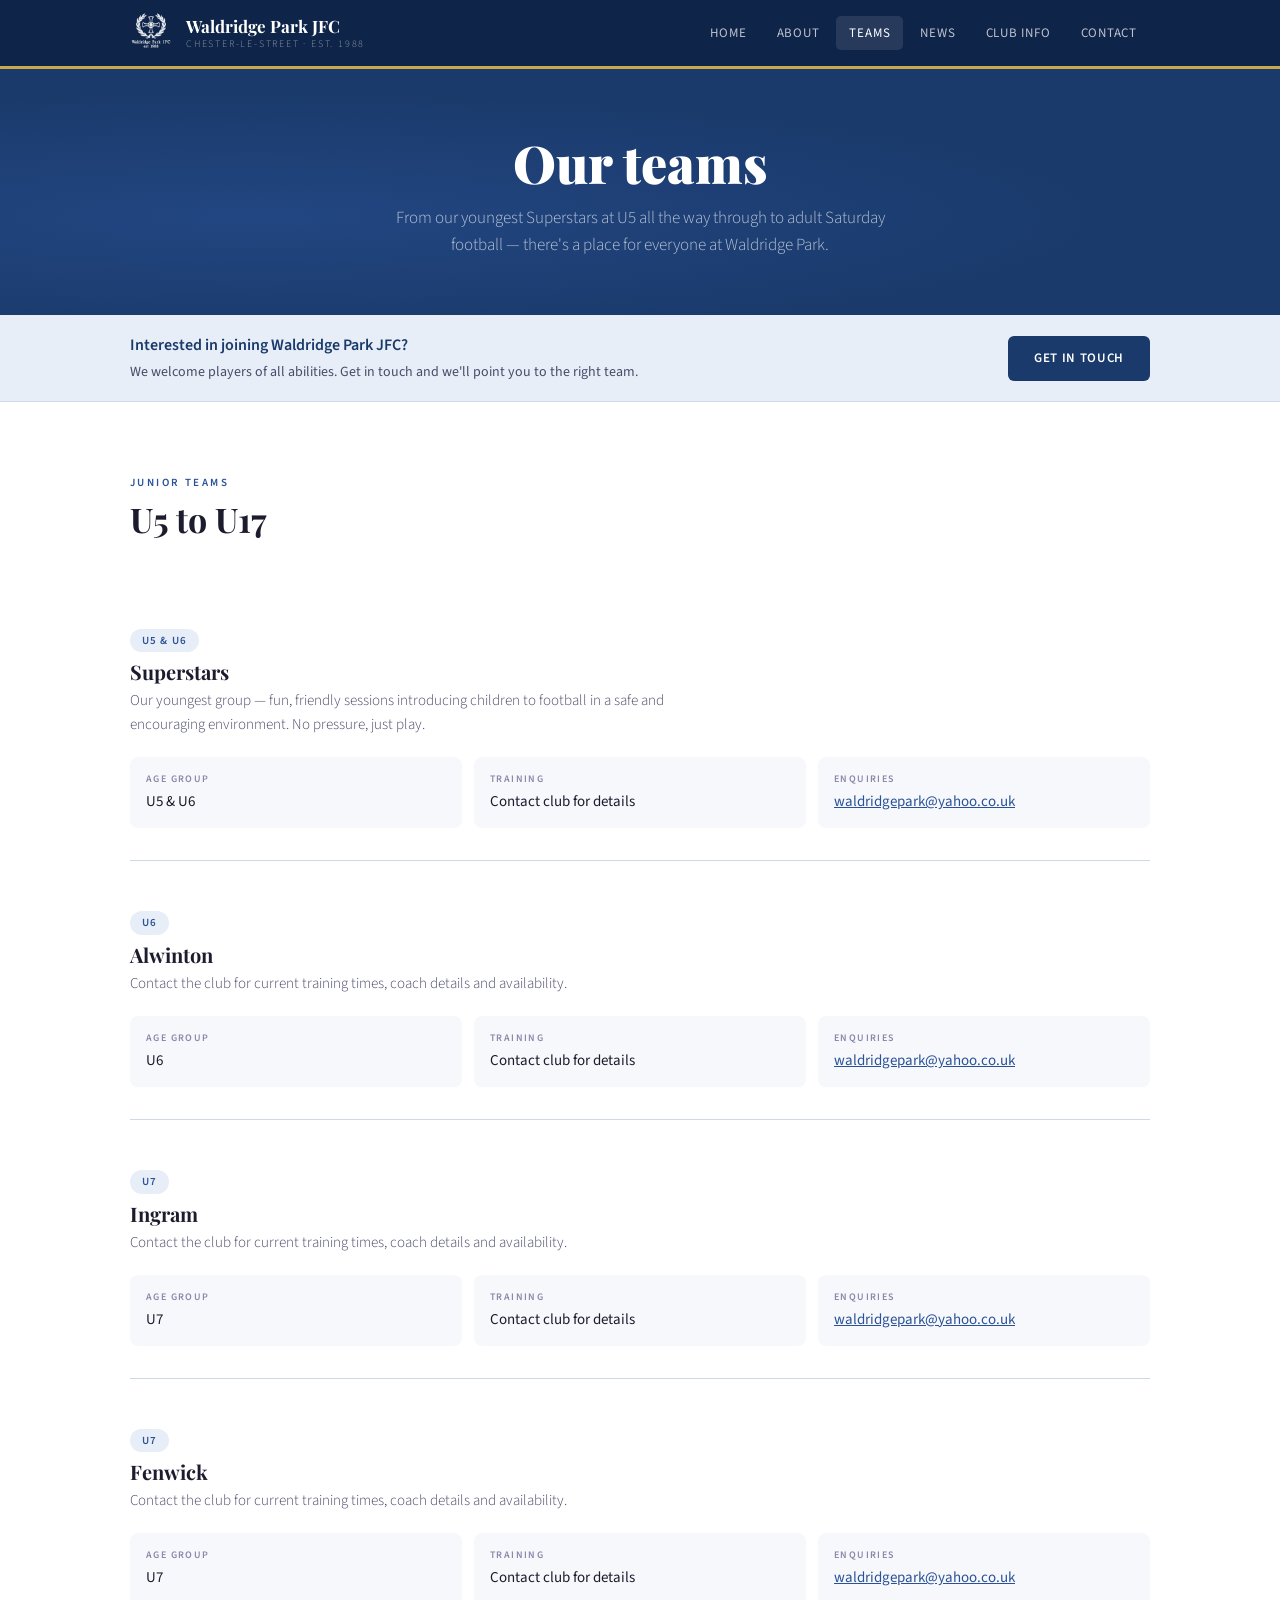
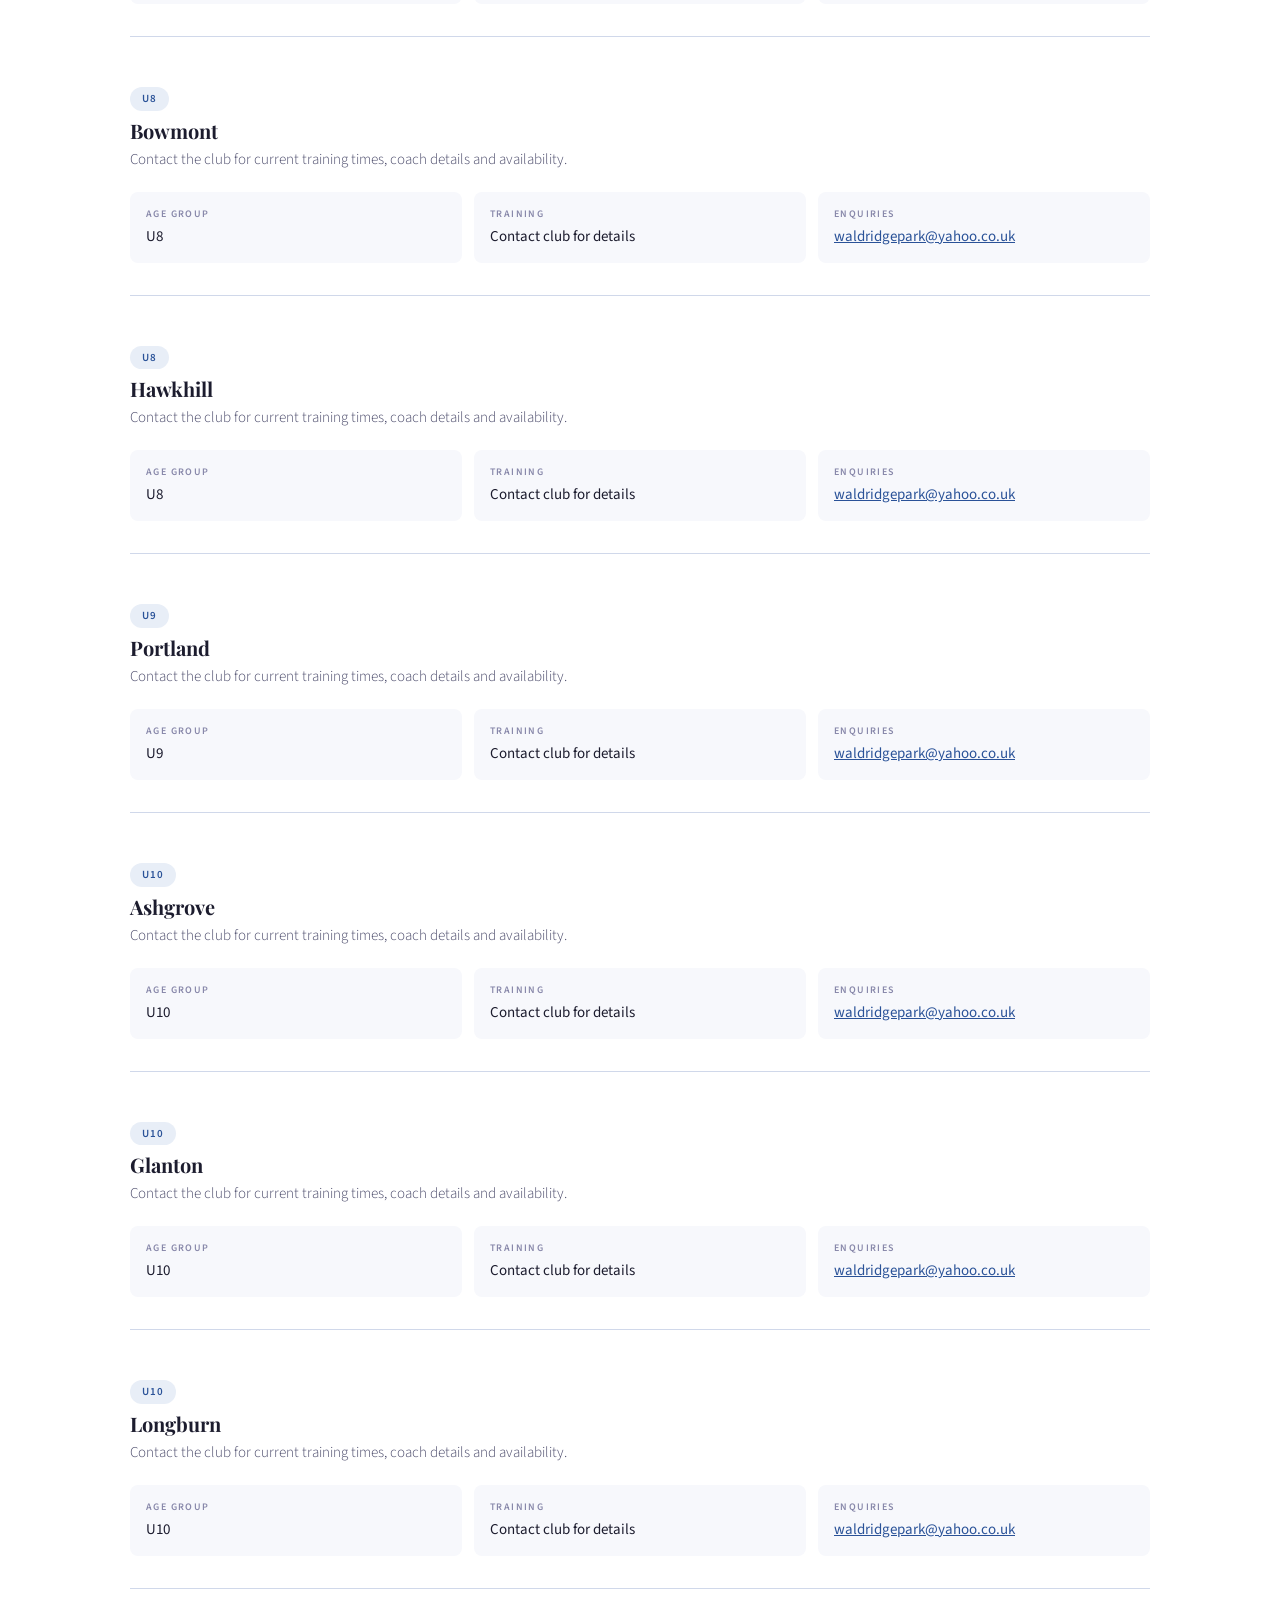
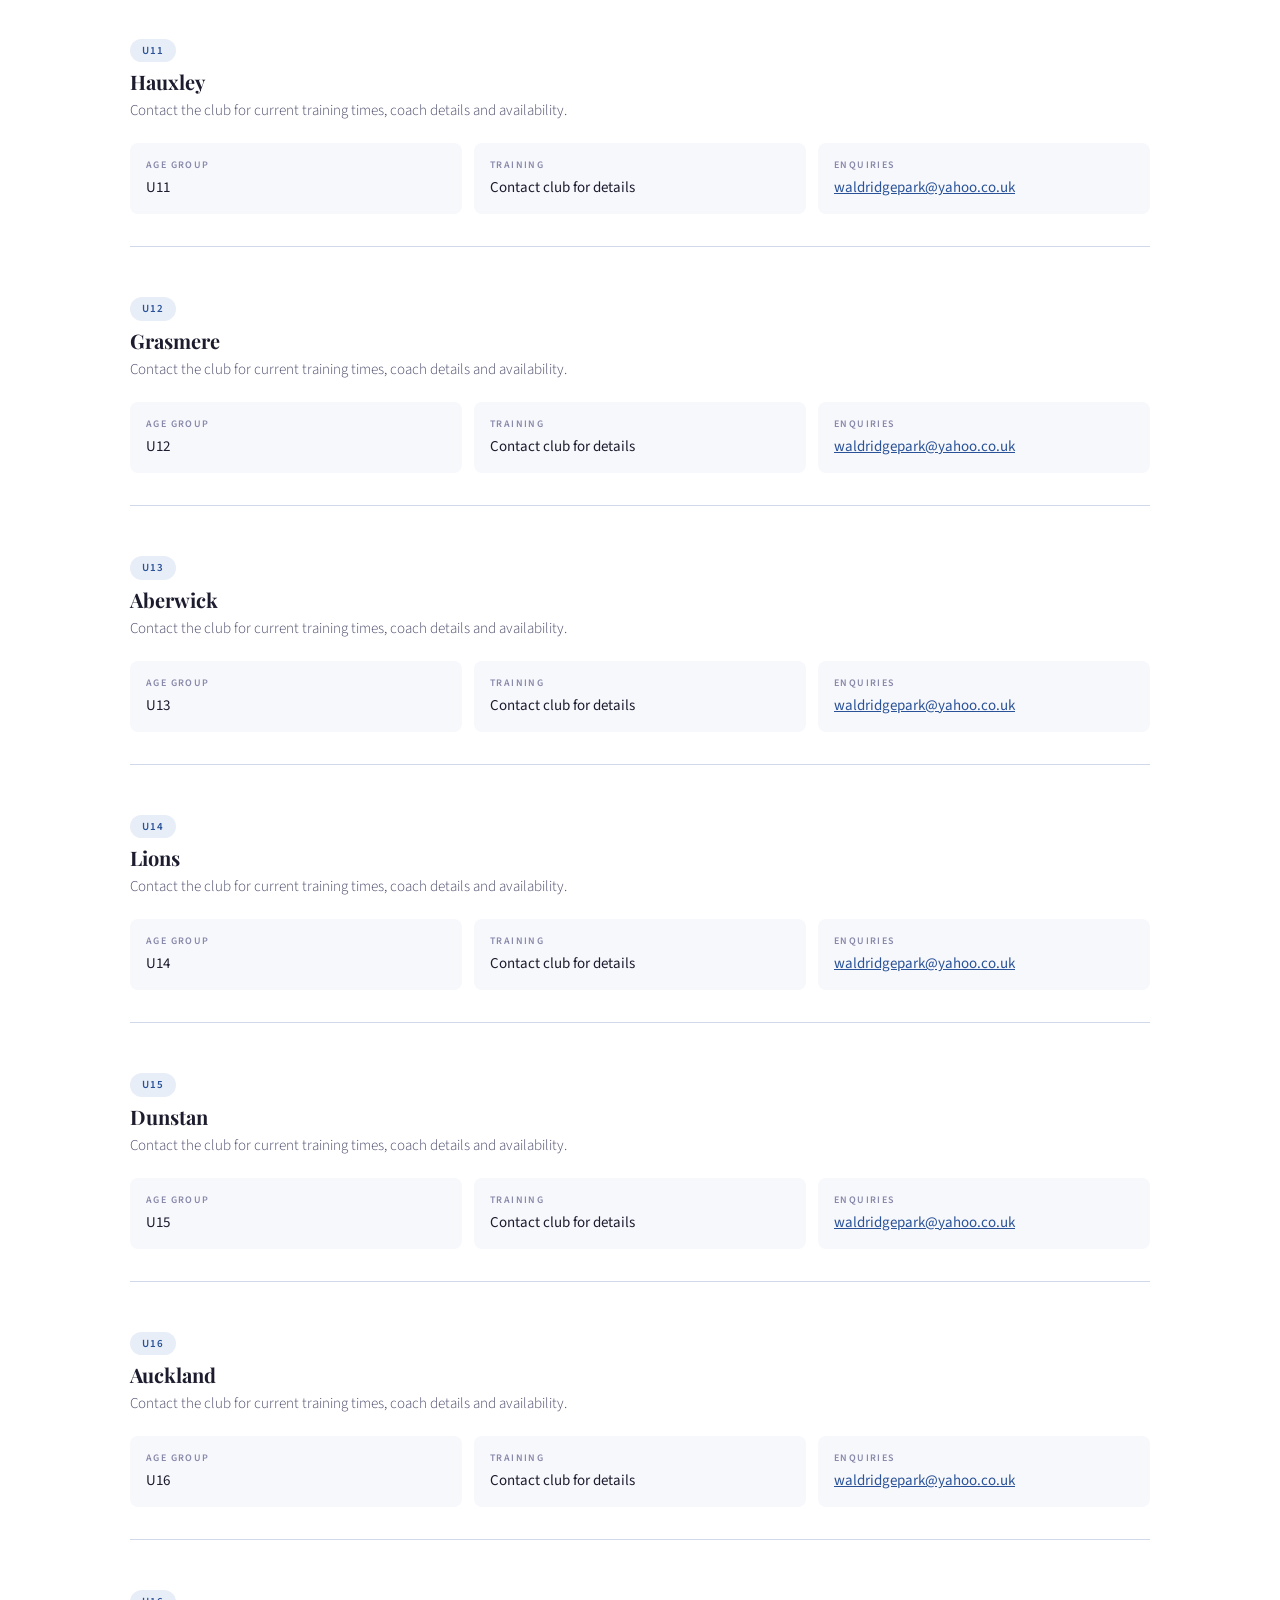
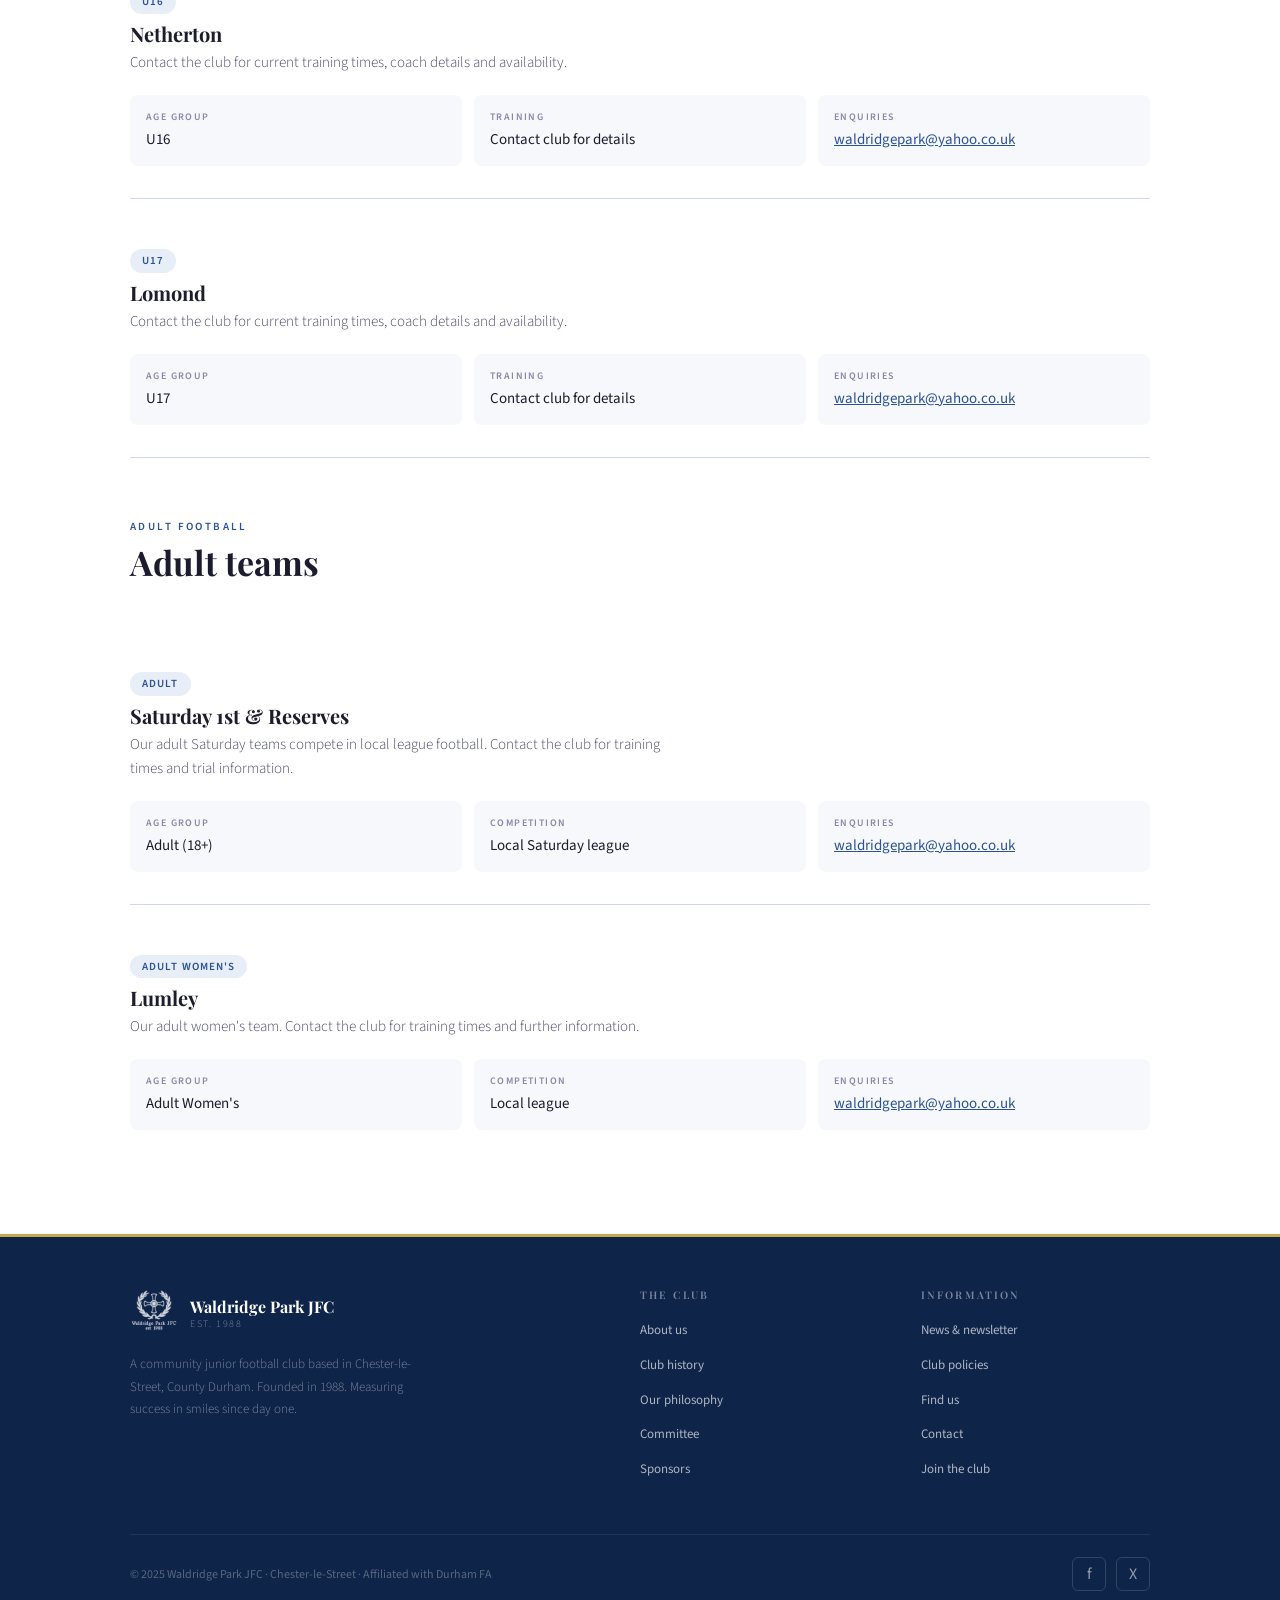
<file: pages/teams.html>
<!DOCTYPE html>
<html lang="en">
<head>
  <meta charset="UTF-8">
  <meta name="viewport" content="width=device-width, initial-scale=1.0">
  <meta name="description" content="Waldridge Park JFC teams — from Superstars U5 through to adult football. Find your team.">
  <title>Teams — Waldridge Park JFC</title>
  <link rel="stylesheet" href="/css/style.css">
  <link rel="icon" href="/images/badge.png" type="image/png">
  <style>
    .team-section { padding: 48px 0 32px; border-bottom: 1px solid var(--border); }
    .team-section:last-child { border-bottom: none; }
    .team-section-header { display: grid; grid-template-columns: 1fr auto; align-items: start; gap: 20px; margin-bottom: 20px; }
    .team-info-grid { display: grid; grid-template-columns: repeat(3, 1fr); gap: 12px; margin-top: 20px; }
    .team-info-item { background: var(--off-white); border-radius: 8px; padding: 14px 16px; }
    .team-info-label { font-size: 10px; font-weight: 600; letter-spacing: 0.14em; text-transform: uppercase; color: var(--text-light); margin-bottom: 3px; }
    .team-info-value { font-size: 15px; color: var(--text); font-weight: 400; }
  </style>
</head>
<body>

  <nav class="nav">
    <div class="nav-inner">
      <a href="/index.html" class="nav-logo">
        <img src="/images/badge.png" alt="Waldridge Park JFC crest">
        <div class="nav-logo-text">Waldridge Park JFC<span>Chester-le-Street · Est. 1988</span></div>
      </a>
      <ul class="nav-links" id="nav-links">
        <li><a href="/index.html">Home</a></li>
        <li><a href="/pages/about.html">About</a></li>
        <li><a href="/pages/teams.html" class="active">Teams</a></li>
        <li><a href="/pages/news.html">News</a></li>
        <li><a href="/pages/club-info.html">Club info</a></li>
        <li><a href="/pages/contact.html">Contact</a></li>
      </ul>
      <button class="nav-toggle" id="nav-toggle" aria-label="Toggle navigation"><span></span><span></span><span></span></button>
    </div>
  </nav>

  <div class="page-hero">
    <div class="container">
      <h1>Our teams</h1>
      <p>From our youngest Superstars at U5 all the way through to adult Saturday football — there's a place for everyone at Waldridge Park.</p>
    </div>
  </div>

  <!-- JOIN BANNER -->
  <div style="background:var(--blue-light);border-bottom:1px solid var(--border);padding:18px 0;" id="join">
    <div class="container" style="display:flex;align-items:center;justify-content:space-between;gap:20px;flex-wrap:wrap;">
      <div>
        <p style="font-weight:600;color:var(--blue);margin-bottom:2px;">Interested in joining Waldridge Park JFC?</p>
        <p style="font-size:14px;color:var(--text-mid);">We welcome players of all abilities. Get in touch and we'll point you to the right team.</p>
      </div>
      <a href="/pages/contact.html#join" class="btn btn-blue">Get in touch</a>
    </div>
  </div>

  <section class="section">
    <div class="container">

      <!-- JUNIOR TEAMS -->
      <p class="section-label">Junior teams</p>
      <h2 class="section-title" style="margin-bottom:40px;">U5 to U17</h2>

      <div id="superstars" class="team-section">
        <div class="team-section-header">
          <div>
            <span style="display:inline-block;background:var(--blue-light);color:var(--blue-mid);font-size:11px;font-weight:600;letter-spacing:0.1em;text-transform:uppercase;padding:3px 12px;border-radius:20px;margin-bottom:8px;">U5 &amp; U6</span>
            <h3>Superstars</h3>
            <p style="color:var(--text-mid);font-weight:300;font-size:15px;margin-top:6px;max-width:560px;">Our youngest group — fun, friendly sessions introducing children to football in a safe and encouraging environment. No pressure, just play.</p>
          </div>
        </div>
        <div class="team-info-grid">
          <div class="team-info-item"><div class="team-info-label">Age group</div><div class="team-info-value">U5 &amp; U6</div></div>
          <div class="team-info-item"><div class="team-info-label">Training</div><div class="team-info-value">Contact club for details</div></div>
          <div class="team-info-item"><div class="team-info-label">Enquiries</div><div class="team-info-value"><a href="mailto:waldridgepark@yahoo.co.uk" style="color:var(--blue-mid);">waldridgepark@yahoo.co.uk</a></div></div>
        </div>
      </div>

      <div id="alwinton" class="team-section">
        <div class="team-section-header">
          <div>
            <span style="display:inline-block;background:var(--blue-light);color:var(--blue-mid);font-size:11px;font-weight:600;letter-spacing:0.1em;text-transform:uppercase;padding:3px 12px;border-radius:20px;margin-bottom:8px;">U6</span>
            <h3>Alwinton</h3>
            <p style="color:var(--text-mid);font-weight:300;font-size:15px;margin-top:6px;max-width:560px;">Contact the club for current training times, coach details and availability.</p>
          </div>
        </div>
        <div class="team-info-grid">
          <div class="team-info-item"><div class="team-info-label">Age group</div><div class="team-info-value">U6</div></div>
          <div class="team-info-item"><div class="team-info-label">Training</div><div class="team-info-value">Contact club for details</div></div>
          <div class="team-info-item"><div class="team-info-label">Enquiries</div><div class="team-info-value"><a href="mailto:waldridgepark@yahoo.co.uk" style="color:var(--blue-mid);">waldridgepark@yahoo.co.uk</a></div></div>
        </div>
      </div>

      <!-- Remaining junior teams use the same pattern -->
      <div id="ingram" class="team-section">
        <div class="team-section-header"><div><span style="display:inline-block;background:var(--blue-light);color:var(--blue-mid);font-size:11px;font-weight:600;letter-spacing:0.1em;text-transform:uppercase;padding:3px 12px;border-radius:20px;margin-bottom:8px;">U7</span><h3>Ingram</h3><p style="color:var(--text-mid);font-weight:300;font-size:15px;margin-top:6px;max-width:560px;">Contact the club for current training times, coach details and availability.</p></div></div>
        <div class="team-info-grid"><div class="team-info-item"><div class="team-info-label">Age group</div><div class="team-info-value">U7</div></div><div class="team-info-item"><div class="team-info-label">Training</div><div class="team-info-value">Contact club for details</div></div><div class="team-info-item"><div class="team-info-label">Enquiries</div><div class="team-info-value"><a href="mailto:waldridgepark@yahoo.co.uk" style="color:var(--blue-mid);">waldridgepark@yahoo.co.uk</a></div></div></div>
      </div>

      <div id="fenwick" class="team-section">
        <div class="team-section-header"><div><span style="display:inline-block;background:var(--blue-light);color:var(--blue-mid);font-size:11px;font-weight:600;letter-spacing:0.1em;text-transform:uppercase;padding:3px 12px;border-radius:20px;margin-bottom:8px;">U7</span><h3>Fenwick</h3><p style="color:var(--text-mid);font-weight:300;font-size:15px;margin-top:6px;max-width:560px;">Contact the club for current training times, coach details and availability.</p></div></div>
        <div class="team-info-grid"><div class="team-info-item"><div class="team-info-label">Age group</div><div class="team-info-value">U7</div></div><div class="team-info-item"><div class="team-info-label">Training</div><div class="team-info-value">Contact club for details</div></div><div class="team-info-item"><div class="team-info-label">Enquiries</div><div class="team-info-value"><a href="mailto:waldridgepark@yahoo.co.uk" style="color:var(--blue-mid);">waldridgepark@yahoo.co.uk</a></div></div></div>
      </div>

      <div id="bowmont" class="team-section">
        <div class="team-section-header"><div><span style="display:inline-block;background:var(--blue-light);color:var(--blue-mid);font-size:11px;font-weight:600;letter-spacing:0.1em;text-transform:uppercase;padding:3px 12px;border-radius:20px;margin-bottom:8px;">U8</span><h3>Bowmont</h3><p style="color:var(--text-mid);font-weight:300;font-size:15px;margin-top:6px;max-width:560px;">Contact the club for current training times, coach details and availability.</p></div></div>
        <div class="team-info-grid"><div class="team-info-item"><div class="team-info-label">Age group</div><div class="team-info-value">U8</div></div><div class="team-info-item"><div class="team-info-label">Training</div><div class="team-info-value">Contact club for details</div></div><div class="team-info-item"><div class="team-info-label">Enquiries</div><div class="team-info-value"><a href="mailto:waldridgepark@yahoo.co.uk" style="color:var(--blue-mid);">waldridgepark@yahoo.co.uk</a></div></div></div>
      </div>

      <div id="hawkhill" class="team-section">
        <div class="team-section-header"><div><span style="display:inline-block;background:var(--blue-light);color:var(--blue-mid);font-size:11px;font-weight:600;letter-spacing:0.1em;text-transform:uppercase;padding:3px 12px;border-radius:20px;margin-bottom:8px;">U8</span><h3>Hawkhill</h3><p style="color:var(--text-mid);font-weight:300;font-size:15px;margin-top:6px;max-width:560px;">Contact the club for current training times, coach details and availability.</p></div></div>
        <div class="team-info-grid"><div class="team-info-item"><div class="team-info-label">Age group</div><div class="team-info-value">U8</div></div><div class="team-info-item"><div class="team-info-label">Training</div><div class="team-info-value">Contact club for details</div></div><div class="team-info-item"><div class="team-info-label">Enquiries</div><div class="team-info-value"><a href="mailto:waldridgepark@yahoo.co.uk" style="color:var(--blue-mid);">waldridgepark@yahoo.co.uk</a></div></div></div>
      </div>

      <div id="portland" class="team-section">
        <div class="team-section-header"><div><span style="display:inline-block;background:var(--blue-light);color:var(--blue-mid);font-size:11px;font-weight:600;letter-spacing:0.1em;text-transform:uppercase;padding:3px 12px;border-radius:20px;margin-bottom:8px;">U9</span><h3>Portland</h3><p style="color:var(--text-mid);font-weight:300;font-size:15px;margin-top:6px;max-width:560px;">Contact the club for current training times, coach details and availability.</p></div></div>
        <div class="team-info-grid"><div class="team-info-item"><div class="team-info-label">Age group</div><div class="team-info-value">U9</div></div><div class="team-info-item"><div class="team-info-label">Training</div><div class="team-info-value">Contact club for details</div></div><div class="team-info-item"><div class="team-info-label">Enquiries</div><div class="team-info-value"><a href="mailto:waldridgepark@yahoo.co.uk" style="color:var(--blue-mid);">waldridgepark@yahoo.co.uk</a></div></div></div>
      </div>

      <div id="ashgrove" class="team-section">
        <div class="team-section-header"><div><span style="display:inline-block;background:var(--blue-light);color:var(--blue-mid);font-size:11px;font-weight:600;letter-spacing:0.1em;text-transform:uppercase;padding:3px 12px;border-radius:20px;margin-bottom:8px;">U10</span><h3>Ashgrove</h3><p style="color:var(--text-mid);font-weight:300;font-size:15px;margin-top:6px;max-width:560px;">Contact the club for current training times, coach details and availability.</p></div></div>
        <div class="team-info-grid"><div class="team-info-item"><div class="team-info-label">Age group</div><div class="team-info-value">U10</div></div><div class="team-info-item"><div class="team-info-label">Training</div><div class="team-info-value">Contact club for details</div></div><div class="team-info-item"><div class="team-info-label">Enquiries</div><div class="team-info-value"><a href="mailto:waldridgepark@yahoo.co.uk" style="color:var(--blue-mid);">waldridgepark@yahoo.co.uk</a></div></div></div>
      </div>

      <div id="glanton" class="team-section">
        <div class="team-section-header"><div><span style="display:inline-block;background:var(--blue-light);color:var(--blue-mid);font-size:11px;font-weight:600;letter-spacing:0.1em;text-transform:uppercase;padding:3px 12px;border-radius:20px;margin-bottom:8px;">U10</span><h3>Glanton</h3><p style="color:var(--text-mid);font-weight:300;font-size:15px;margin-top:6px;max-width:560px;">Contact the club for current training times, coach details and availability.</p></div></div>
        <div class="team-info-grid"><div class="team-info-item"><div class="team-info-label">Age group</div><div class="team-info-value">U10</div></div><div class="team-info-item"><div class="team-info-label">Training</div><div class="team-info-value">Contact club for details</div></div><div class="team-info-item"><div class="team-info-label">Enquiries</div><div class="team-info-value"><a href="mailto:waldridgepark@yahoo.co.uk" style="color:var(--blue-mid);">waldridgepark@yahoo.co.uk</a></div></div></div>
      </div>

      <div id="longburn" class="team-section">
        <div class="team-section-header"><div><span style="display:inline-block;background:var(--blue-light);color:var(--blue-mid);font-size:11px;font-weight:600;letter-spacing:0.1em;text-transform:uppercase;padding:3px 12px;border-radius:20px;margin-bottom:8px;">U10</span><h3>Longburn</h3><p style="color:var(--text-mid);font-weight:300;font-size:15px;margin-top:6px;max-width:560px;">Contact the club for current training times, coach details and availability.</p></div></div>
        <div class="team-info-grid"><div class="team-info-item"><div class="team-info-label">Age group</div><div class="team-info-value">U10</div></div><div class="team-info-item"><div class="team-info-label">Training</div><div class="team-info-value">Contact club for details</div></div><div class="team-info-item"><div class="team-info-label">Enquiries</div><div class="team-info-value"><a href="mailto:waldridgepark@yahoo.co.uk" style="color:var(--blue-mid);">waldridgepark@yahoo.co.uk</a></div></div></div>
      </div>

      <div id="hauxley" class="team-section">
        <div class="team-section-header"><div><span style="display:inline-block;background:var(--blue-light);color:var(--blue-mid);font-size:11px;font-weight:600;letter-spacing:0.1em;text-transform:uppercase;padding:3px 12px;border-radius:20px;margin-bottom:8px;">U11</span><h3>Hauxley</h3><p style="color:var(--text-mid);font-weight:300;font-size:15px;margin-top:6px;max-width:560px;">Contact the club for current training times, coach details and availability.</p></div></div>
        <div class="team-info-grid"><div class="team-info-item"><div class="team-info-label">Age group</div><div class="team-info-value">U11</div></div><div class="team-info-item"><div class="team-info-label">Training</div><div class="team-info-value">Contact club for details</div></div><div class="team-info-item"><div class="team-info-label">Enquiries</div><div class="team-info-value"><a href="mailto:waldridgepark@yahoo.co.uk" style="color:var(--blue-mid);">waldridgepark@yahoo.co.uk</a></div></div></div>
      </div>

      <div id="grasmere" class="team-section">
        <div class="team-section-header"><div><span style="display:inline-block;background:var(--blue-light);color:var(--blue-mid);font-size:11px;font-weight:600;letter-spacing:0.1em;text-transform:uppercase;padding:3px 12px;border-radius:20px;margin-bottom:8px;">U12</span><h3>Grasmere</h3><p style="color:var(--text-mid);font-weight:300;font-size:15px;margin-top:6px;max-width:560px;">Contact the club for current training times, coach details and availability.</p></div></div>
        <div class="team-info-grid"><div class="team-info-item"><div class="team-info-label">Age group</div><div class="team-info-value">U12</div></div><div class="team-info-item"><div class="team-info-label">Training</div><div class="team-info-value">Contact club for details</div></div><div class="team-info-item"><div class="team-info-label">Enquiries</div><div class="team-info-value"><a href="mailto:waldridgepark@yahoo.co.uk" style="color:var(--blue-mid);">waldridgepark@yahoo.co.uk</a></div></div></div>
      </div>

      <div id="aberwick" class="team-section">
        <div class="team-section-header"><div><span style="display:inline-block;background:var(--blue-light);color:var(--blue-mid);font-size:11px;font-weight:600;letter-spacing:0.1em;text-transform:uppercase;padding:3px 12px;border-radius:20px;margin-bottom:8px;">U13</span><h3>Aberwick</h3><p style="color:var(--text-mid);font-weight:300;font-size:15px;margin-top:6px;max-width:560px;">Contact the club for current training times, coach details and availability.</p></div></div>
        <div class="team-info-grid"><div class="team-info-item"><div class="team-info-label">Age group</div><div class="team-info-value">U13</div></div><div class="team-info-item"><div class="team-info-label">Training</div><div class="team-info-value">Contact club for details</div></div><div class="team-info-item"><div class="team-info-label">Enquiries</div><div class="team-info-value"><a href="mailto:waldridgepark@yahoo.co.uk" style="color:var(--blue-mid);">waldridgepark@yahoo.co.uk</a></div></div></div>
      </div>

      <div id="lions" class="team-section">
        <div class="team-section-header"><div><span style="display:inline-block;background:var(--blue-light);color:var(--blue-mid);font-size:11px;font-weight:600;letter-spacing:0.1em;text-transform:uppercase;padding:3px 12px;border-radius:20px;margin-bottom:8px;">U14</span><h3>Lions</h3><p style="color:var(--text-mid);font-weight:300;font-size:15px;margin-top:6px;max-width:560px;">Contact the club for current training times, coach details and availability.</p></div></div>
        <div class="team-info-grid"><div class="team-info-item"><div class="team-info-label">Age group</div><div class="team-info-value">U14</div></div><div class="team-info-item"><div class="team-info-label">Training</div><div class="team-info-value">Contact club for details</div></div><div class="team-info-item"><div class="team-info-label">Enquiries</div><div class="team-info-value"><a href="mailto:waldridgepark@yahoo.co.uk" style="color:var(--blue-mid);">waldridgepark@yahoo.co.uk</a></div></div></div>
      </div>

      <div id="dunstan" class="team-section">
        <div class="team-section-header"><div><span style="display:inline-block;background:var(--blue-light);color:var(--blue-mid);font-size:11px;font-weight:600;letter-spacing:0.1em;text-transform:uppercase;padding:3px 12px;border-radius:20px;margin-bottom:8px;">U15</span><h3>Dunstan</h3><p style="color:var(--text-mid);font-weight:300;font-size:15px;margin-top:6px;max-width:560px;">Contact the club for current training times, coach details and availability.</p></div></div>
        <div class="team-info-grid"><div class="team-info-item"><div class="team-info-label">Age group</div><div class="team-info-value">U15</div></div><div class="team-info-item"><div class="team-info-label">Training</div><div class="team-info-value">Contact club for details</div></div><div class="team-info-item"><div class="team-info-label">Enquiries</div><div class="team-info-value"><a href="mailto:waldridgepark@yahoo.co.uk" style="color:var(--blue-mid);">waldridgepark@yahoo.co.uk</a></div></div></div>
      </div>

      <div id="auckland" class="team-section">
        <div class="team-section-header"><div><span style="display:inline-block;background:var(--blue-light);color:var(--blue-mid);font-size:11px;font-weight:600;letter-spacing:0.1em;text-transform:uppercase;padding:3px 12px;border-radius:20px;margin-bottom:8px;">U16</span><h3>Auckland</h3><p style="color:var(--text-mid);font-weight:300;font-size:15px;margin-top:6px;max-width:560px;">Contact the club for current training times, coach details and availability.</p></div></div>
        <div class="team-info-grid"><div class="team-info-item"><div class="team-info-label">Age group</div><div class="team-info-value">U16</div></div><div class="team-info-item"><div class="team-info-label">Training</div><div class="team-info-value">Contact club for details</div></div><div class="team-info-item"><div class="team-info-label">Enquiries</div><div class="team-info-value"><a href="mailto:waldridgepark@yahoo.co.uk" style="color:var(--blue-mid);">waldridgepark@yahoo.co.uk</a></div></div></div>
      </div>

      <div id="netherton" class="team-section">
        <div class="team-section-header"><div><span style="display:inline-block;background:var(--blue-light);color:var(--blue-mid);font-size:11px;font-weight:600;letter-spacing:0.1em;text-transform:uppercase;padding:3px 12px;border-radius:20px;margin-bottom:8px;">U16</span><h3>Netherton</h3><p style="color:var(--text-mid);font-weight:300;font-size:15px;margin-top:6px;max-width:560px;">Contact the club for current training times, coach details and availability.</p></div></div>
        <div class="team-info-grid"><div class="team-info-item"><div class="team-info-label">Age group</div><div class="team-info-value">U16</div></div><div class="team-info-item"><div class="team-info-label">Training</div><div class="team-info-value">Contact club for details</div></div><div class="team-info-item"><div class="team-info-label">Enquiries</div><div class="team-info-value"><a href="mailto:waldridgepark@yahoo.co.uk" style="color:var(--blue-mid);">waldridgepark@yahoo.co.uk</a></div></div></div>
      </div>

      <div id="lomond" class="team-section">
        <div class="team-section-header"><div><span style="display:inline-block;background:var(--blue-light);color:var(--blue-mid);font-size:11px;font-weight:600;letter-spacing:0.1em;text-transform:uppercase;padding:3px 12px;border-radius:20px;margin-bottom:8px;">U17</span><h3>Lomond</h3><p style="color:var(--text-mid);font-weight:300;font-size:15px;margin-top:6px;max-width:560px;">Contact the club for current training times, coach details and availability.</p></div></div>
        <div class="team-info-grid"><div class="team-info-item"><div class="team-info-label">Age group</div><div class="team-info-value">U17</div></div><div class="team-info-item"><div class="team-info-label">Training</div><div class="team-info-value">Contact club for details</div></div><div class="team-info-item"><div class="team-info-label">Enquiries</div><div class="team-info-value"><a href="mailto:waldridgepark@yahoo.co.uk" style="color:var(--blue-mid);">waldridgepark@yahoo.co.uk</a></div></div></div>
      </div>

      <!-- ADULT TEAMS -->
      <div style="margin-top:60px;">
        <p class="section-label">Adult football</p>
        <h2 class="section-title" style="margin-bottom:40px;">Adult teams</h2>
      </div>

      <div id="adult" class="team-section">
        <div class="team-section-header"><div><span style="display:inline-block;background:var(--blue-light);color:var(--blue-mid);font-size:11px;font-weight:600;letter-spacing:0.1em;text-transform:uppercase;padding:3px 12px;border-radius:20px;margin-bottom:8px;">Adult</span><h3>Saturday 1st &amp; Reserves</h3><p style="color:var(--text-mid);font-weight:300;font-size:15px;margin-top:6px;max-width:560px;">Our adult Saturday teams compete in local league football. Contact the club for training times and trial information.</p></div></div>
        <div class="team-info-grid"><div class="team-info-item"><div class="team-info-label">Age group</div><div class="team-info-value">Adult (18+)</div></div><div class="team-info-item"><div class="team-info-label">Competition</div><div class="team-info-value">Local Saturday league</div></div><div class="team-info-item"><div class="team-info-label">Enquiries</div><div class="team-info-value"><a href="mailto:waldridgepark@yahoo.co.uk" style="color:var(--blue-mid);">waldridgepark@yahoo.co.uk</a></div></div></div>
      </div>

      <div id="lumley" class="team-section">
        <div class="team-section-header"><div><span style="display:inline-block;background:var(--blue-light);color:var(--blue-mid);font-size:11px;font-weight:600;letter-spacing:0.1em;text-transform:uppercase;padding:3px 12px;border-radius:20px;margin-bottom:8px;">Adult Women's</span><h3>Lumley</h3><p style="color:var(--text-mid);font-weight:300;font-size:15px;margin-top:6px;max-width:560px;">Our adult women's team. Contact the club for training times and further information.</p></div></div>
        <div class="team-info-grid"><div class="team-info-item"><div class="team-info-label">Age group</div><div class="team-info-value">Adult Women's</div></div><div class="team-info-item"><div class="team-info-label">Competition</div><div class="team-info-value">Local league</div></div><div class="team-info-item"><div class="team-info-label">Enquiries</div><div class="team-info-value"><a href="mailto:waldridgepark@yahoo.co.uk" style="color:var(--blue-mid);">waldridgepark@yahoo.co.uk</a></div></div></div>
      </div>

    </div>
  </section>

  <footer class="footer">
    <div class="footer-inner">
      <div class="footer-top">
        <div class="footer-brand">
          <a href="/index.html" class="footer-logo"><img src="/images/badge.png" alt="Waldridge Park JFC"><div class="footer-logo-text">Waldridge Park JFC<span>Est. 1988</span></div></a>
          <p>A community junior football club based in Chester-le-Street, County Durham. Founded in 1988. Measuring success in smiles since day one.</p>
        </div>
        <div class="footer-col"><h4>The club</h4><ul><li><a href="/pages/about.html">About us</a></li><li><a href="/pages/about.html#history">Club history</a></li><li><a href="/pages/about.html#philosophy">Our philosophy</a></li><li><a href="/pages/club-info.html#committee">Committee</a></li><li><a href="/pages/club-info.html#sponsors">Sponsors</a></li></ul></div>
        <div class="footer-col"><h4>Information</h4><ul><li><a href="/pages/news.html">News &amp; newsletter</a></li><li><a href="/pages/club-info.html#policies">Club policies</a></li><li><a href="/pages/contact.html#find-us">Find us</a></li><li><a href="/pages/contact.html">Contact</a></li><li><a href="/pages/contact.html#join">Join the club</a></li></ul></div>
      </div>
      <div class="footer-bottom">
        <p>&copy; 2025 Waldridge Park JFC &middot; Chester-le-Street &middot; Affiliated with Durham FA</p>
        <div class="social-links"><a href="https://www.facebook.com/WPJFC88/" class="social-link" title="Facebook" target="_blank" rel="noopener">f</a><a href="https://twitter.com/waldridgepark88" class="social-link" title="X / Twitter" target="_blank" rel="noopener">X</a></div>
      </div>
    </div>
  </footer>

  <script>document.getElementById('nav-toggle').addEventListener('click',function(){document.getElementById('nav-links').classList.toggle('open');});</script>
</body>
</html>
</file>
<file: css/style.css>
@import url('https://fonts.googleapis.com/css2?family=Playfair+Display:wght@400;700;900&family=Source+Sans+3:wght@300;400;600&display=swap');

/* ── Reset & base ── */
*, *::before, *::after { margin: 0; padding: 0; box-sizing: border-box; }

:root {
  --blue:       #1a3a6b;
  --blue-dark:  #0f2449;
  --blue-mid:   #2a5298;
  --blue-light: #e8eef7;
  --white:      #ffffff;
  --off-white:  #f7f8fc;
  --text:       #1c1c2e;
  --text-mid:   #4a4a6a;
  --text-light: #8888aa;
  --gold:       #c9a84c;
  --border:     #d0d8ea;
  --font-display: 'Playfair Display', Georgia, serif;
  --font-body:    'Source Sans 3', sans-serif;
  --max-width: 1100px;
}

html { scroll-behavior: smooth; }

body {
  font-family: var(--font-body);
  color: var(--text);
  background: var(--white);
  font-size: 16px;
  line-height: 1.6;
}

img { display: block; max-width: 100%; height: auto; }
a { color: inherit; }

/* ── Typography ── */
h1, h2, h3, h4 { font-family: var(--font-display); line-height: 1.15; }
h1 { font-size: clamp(36px, 5vw, 52px); font-weight: 900; }
h2 { font-size: clamp(26px, 3.5vw, 34px); font-weight: 700; }
h3 { font-size: 20px; font-weight: 700; }

/* ── Layout helpers ── */
.container { max-width: var(--max-width); margin: 0 auto; padding: 0 40px; }
.section { padding: 72px 0; }
.section-alt { background: var(--off-white); }

.section-label {
  font-size: 11px; font-weight: 600; letter-spacing: 0.22em;
  text-transform: uppercase; color: var(--blue-mid); margin-bottom: 8px;
}
.section-title { color: var(--text); margin-bottom: 12px; }
.section-intro {
  font-size: 16px; color: var(--text-mid); font-weight: 300;
  max-width: 560px; margin-bottom: 40px; line-height: 1.7;
}

/* ── Buttons ── */
.btn {
  display: inline-block; padding: 12px 26px; border-radius: 6px;
  font-size: 13px; font-weight: 600; letter-spacing: 0.05em;
  text-transform: uppercase; text-decoration: none;
  transition: all 0.2s; cursor: pointer; border: none;
}
.btn-white { background: var(--white); color: var(--blue-dark); }
.btn-white:hover { background: var(--gold); color: var(--white); }
.btn-blue { background: var(--blue); color: var(--white); }
.btn-blue:hover { background: var(--blue-dark); }
.btn-outline-white {
  background: transparent; color: rgba(255,255,255,0.88);
  border: 1px solid rgba(255,255,255,0.38);
}
.btn-outline-white:hover { border-color: rgba(255,255,255,0.75); color: var(--white); }
.btn-outline-blue {
  background: transparent; color: var(--blue);
  border: 1px solid var(--blue);
}
.btn-outline-blue:hover { background: var(--blue); color: var(--white); }

/* ── NAV ── */
.nav {
  background: var(--blue-dark);
  border-bottom: 3px solid var(--gold);
  position: sticky; top: 0; z-index: 200;
}
.nav-inner {
  max-width: var(--max-width);
  margin: 0 auto; padding: 0 40px;
  height: 66px;
  display: flex; align-items: center; justify-content: space-between;
}
.nav-logo {
  display: flex; align-items: center; gap: 14px; text-decoration: none;
}
.nav-logo img {
  height: 42px; width: 42px; object-fit: contain;
  filter: brightness(0) invert(1); opacity: 0.92;
}
.nav-logo-text {
  font-family: var(--font-display); color: var(--white);
  font-size: 17px; font-weight: 700; line-height: 1.2;
}
.nav-logo-text span {
  display: block; font-family: var(--font-body);
  font-size: 10px; font-weight: 300; letter-spacing: 0.18em;
  text-transform: uppercase; color: rgba(255,255,255,0.52); margin-top: 2px;
}
.nav-links { display: flex; gap: 4px; list-style: none; }
.nav-links a {
  color: rgba(255,255,255,0.72); text-decoration: none;
  font-size: 13px; font-weight: 400; letter-spacing: 0.06em;
  text-transform: uppercase; padding: 8px 13px; border-radius: 5px;
  transition: all 0.2s;
}
.nav-links a:hover,
.nav-links a.active { color: var(--white); background: rgba(255,255,255,0.1); }
.nav-toggle { display: none; background: none; border: none; cursor: pointer; padding: 4px; }
.nav-toggle span {
  display: block; width: 22px; height: 2px;
  background: rgba(255,255,255,0.8); margin: 5px 0; transition: all 0.3s;
}

/* ── PAGE HERO (inner pages) ── */
.page-hero {
  background: var(--blue);
  background-image: radial-gradient(ellipse at 20% 60%, rgba(42,82,152,0.5) 0%, transparent 60%);
  padding: 64px 0 56px;
  text-align: center;
}
.page-hero h1 { color: var(--white); margin-bottom: 12px; }
.page-hero p { color: rgba(255,255,255,0.68); font-size: 17px; font-weight: 300; max-width: 520px; margin: 0 auto; }

/* ── PHILOSOPHY STRIP ── */
.philosophy {
  background: var(--blue-dark);
  border-top: 1px solid rgba(255,255,255,0.07);
}
.philosophy-inner {
  max-width: var(--max-width); margin: 0 auto; padding: 0 40px;
  display: flex;
}
.philosophy-item {
  flex: 1; display: flex; align-items: center; gap: 10px;
  padding: 18px 20px;
  border-right: 1px solid rgba(255,255,255,0.1);
}
.philosophy-item:first-child { padding-left: 0; }
.philosophy-item:last-child { border-right: none; }
.philosophy-dot { width: 6px; height: 6px; border-radius: 50%; background: var(--gold); flex-shrink: 0; }
.philosophy-item p { font-size: 11.5px; color: rgba(255,255,255,0.56); line-height: 1.3; }
.philosophy-item strong { display: block; font-size: 12px; color: rgba(255,255,255,0.9); font-weight: 600; }

/* ── NEWS CARDS ── */
.news-grid { display: grid; grid-template-columns: repeat(3, 1fr); gap: 24px; }
.news-card {
  background: var(--white); border: 1px solid var(--border);
  border-radius: 10px; overflow: hidden;
  transition: box-shadow 0.2s, transform 0.2s;
  text-decoration: none; color: inherit; display: flex; flex-direction: column;
}
.news-card:hover { box-shadow: 0 8px 32px rgba(26,58,107,0.12); transform: translateY(-2px); }
.news-card-img { height: 190px; overflow: hidden; background: var(--blue-light); }
.news-card-img img { width: 100%; height: 100%; object-fit: cover; transition: transform 0.35s; }
.news-card:hover .news-card-img img { transform: scale(1.04); }
.news-card-body { padding: 22px; flex: 1; display: flex; flex-direction: column; }
.news-tag {
  font-size: 10px; font-weight: 600; letter-spacing: 0.15em;
  text-transform: uppercase; color: var(--blue-mid); margin-bottom: 7px;
}
.news-card h3 { font-size: 17px; margin-bottom: 8px; line-height: 1.3; }
.news-card p { font-size: 14px; color: var(--text-mid); font-weight: 300; line-height: 1.6; flex: 1; }
.news-date { font-size: 12px; color: var(--text-light); margin-top: 14px; }

/* ── TEAM PILLS ── */
.teams-grid { display: grid; grid-template-columns: repeat(4, 1fr); gap: 10px; }
.team-pill {
  background: var(--white); border: 1px solid var(--border);
  border-radius: 8px; padding: 13px 15px;
  display: flex; align-items: center; gap: 10px;
  text-decoration: none; transition: all 0.2s;
}
.team-pill:hover { border-color: var(--blue-mid); background: var(--blue-light); }
.team-dot { width: 7px; height: 7px; border-radius: 50%; background: var(--blue); flex-shrink: 0; }
.team-name { font-size: 13px; font-weight: 600; color: var(--text); line-height: 1.2; }
.team-age { font-size: 11px; color: var(--text-light); }

/* ── STAT CARDS ── */
.stat-grid { display: grid; grid-template-columns: repeat(2, 1fr); gap: 16px; }
.stat-card {
  background: var(--white); border: 1px solid var(--border);
  border-radius: 10px; padding: 26px 20px; text-align: center;
  position: relative; overflow: hidden;
}
.stat-card::before {
  content: ''; position: absolute; top: 0; left: 0; right: 0;
  height: 3px; background: var(--blue);
}
.stat-num { font-family: var(--font-display); font-size: 40px; font-weight: 900; color: var(--blue); line-height: 1; margin-bottom: 4px; }
.stat-label { font-size: 11.5px; color: var(--text-light); text-transform: uppercase; letter-spacing: 0.1em; }

/* ── POLICY LIST ── */
.policy-list { list-style: none; display: flex; flex-direction: column; gap: 10px; }
.policy-list li a {
  display: flex; align-items: center; gap: 14px;
  background: var(--white); border: 1px solid var(--border);
  border-radius: 8px; padding: 16px 20px; text-decoration: none;
  color: var(--text); font-size: 15px; font-weight: 400;
  transition: all 0.2s;
}
.policy-list li a:hover { border-color: var(--blue-mid); background: var(--blue-light); }
.policy-icon { font-size: 18px; flex-shrink: 0; }

/* ── CONTACT FORM ── */
.contact-grid { display: grid; grid-template-columns: 1fr 1fr; gap: 60px; align-items: start; }
.form-group { margin-bottom: 20px; }
.form-group label { display: block; font-size: 13px; font-weight: 600; letter-spacing: 0.04em; text-transform: uppercase; color: var(--text-mid); margin-bottom: 7px; }
.form-group input,
.form-group select,
.form-group textarea {
  width: 100%; padding: 12px 14px;
  border: 1px solid var(--border); border-radius: 7px;
  font-family: var(--font-body); font-size: 15px; color: var(--text);
  background: var(--white); transition: border-color 0.2s;
  outline: none;
}
.form-group input:focus,
.form-group select:focus,
.form-group textarea:focus { border-color: var(--blue-mid); }
.form-group textarea { resize: vertical; min-height: 130px; }
.contact-detail { display: flex; align-items: flex-start; gap: 14px; margin-bottom: 24px; }
.contact-icon { font-size: 20px; margin-top: 2px; }
.contact-detail h4 { font-size: 13px; font-weight: 600; text-transform: uppercase; letter-spacing: 0.06em; color: var(--text-mid); margin-bottom: 3px; }
.contact-detail p { font-size: 15px; color: var(--text); }
.contact-detail a { color: var(--blue-mid); text-decoration: none; }
.contact-detail a:hover { text-decoration: underline; }

/* ── MAP EMBED ── */
.map-wrap { border-radius: 10px; overflow: hidden; border: 1px solid var(--border); margin-top: 32px; }
.map-wrap iframe { width: 100%; height: 280px; display: block; border: none; }

/* ── COMMITTEE GRID ── */
.committee-grid { display: grid; grid-template-columns: repeat(3, 1fr); gap: 20px; }
.committee-card {
  background: var(--white); border: 1px solid var(--border);
  border-radius: 10px; padding: 24px 20px; text-align: center;
}
.committee-role {
  font-size: 10px; font-weight: 600; letter-spacing: 0.15em;
  text-transform: uppercase; color: var(--blue-mid); margin-bottom: 6px;
}
.committee-name { font-family: var(--font-display); font-size: 18px; font-weight: 700; margin-bottom: 4px; }
.committee-email { font-size: 13px; color: var(--text-light); }
.committee-email a { color: var(--blue-mid); text-decoration: none; }

/* ── TEAM PAGE ── */
.team-header {
  background: var(--blue);
  background-image: radial-gradient(ellipse at 30% 60%, rgba(42,82,152,0.55) 0%, transparent 65%);
  padding: 56px 0 48px;
}
.team-header-inner { max-width: var(--max-width); margin: 0 auto; padding: 0 40px; }
.team-header h1 { color: var(--white); margin-bottom: 6px; }
.team-header .age-badge {
  display: inline-block; background: rgba(255,255,255,0.15);
  color: rgba(255,255,255,0.9); font-size: 13px; font-weight: 600;
  letter-spacing: 0.1em; text-transform: uppercase;
  padding: 4px 14px; border-radius: 20px; margin-bottom: 14px;
}
.team-header p { color: rgba(255,255,255,0.68); font-size: 16px; font-weight: 300; max-width: 480px; }
.team-meta { display: flex; gap: 32px; margin-top: 24px; }
.team-meta-item { display: flex; flex-direction: column; gap: 3px; }
.team-meta-label { font-size: 10px; font-weight: 600; letter-spacing: 0.18em; text-transform: uppercase; color: rgba(255,255,255,0.48); }
.team-meta-value { font-size: 15px; color: rgba(255,255,255,0.9); font-weight: 400; }

/* ── FOOTER ── */
.footer {
  background: var(--blue-dark);
  border-top: 3px solid var(--gold);
}
.footer-inner { max-width: var(--max-width); margin: 0 auto; padding: 52px 40px 28px; }
.footer-top { display: grid; grid-template-columns: 2fr 1fr 1fr; gap: 52px; margin-bottom: 44px; }
.footer-logo { display: flex; align-items: center; gap: 12px; margin-bottom: 16px; text-decoration: none; }
.footer-logo img { height: 48px; width: 48px; object-fit: contain; filter: brightness(0) invert(1); opacity: 0.82; }
.footer-logo-text { font-family: var(--font-display); color: var(--white); font-size: 16px; font-weight: 700; line-height: 1.2; }
.footer-logo-text span { display: block; font-family: var(--font-body); font-size: 10px; font-weight: 300; letter-spacing: 0.16em; text-transform: uppercase; color: rgba(255,255,255,0.45); margin-top: 2px; }
.footer-brand p { font-size: 13px; color: rgba(255,255,255,0.45); line-height: 1.7; font-weight: 300; max-width: 290px; }
.footer-col h4 { font-size: 10.5px; font-weight: 600; letter-spacing: 0.2em; text-transform: uppercase; color: rgba(255,255,255,0.45); margin-bottom: 16px; }
.footer-col ul { list-style: none; }
.footer-col ul li { margin-bottom: 9px; }
.footer-col ul li a { font-size: 13px; color: rgba(255,255,255,0.66); text-decoration: none; transition: color 0.2s; }
.footer-col ul li a:hover { color: var(--white); }
.footer-bottom { border-top: 1px solid rgba(255,255,255,0.08); padding-top: 22px; display: flex; justify-content: space-between; align-items: center; }
.footer-bottom p { font-size: 12px; color: rgba(255,255,255,0.3); }
.social-links { display: flex; gap: 10px; }
.social-link { width: 34px; height: 34px; border-radius: 6px; border: 1px solid rgba(255,255,255,0.15); display: flex; align-items: center; justify-content: center; color: rgba(255,255,255,0.55); text-decoration: none; font-size: 16px; transition: all 0.2s; }
.social-link:hover { border-color: rgba(255,255,255,0.45); color: var(--white); }

/* ── RESPONSIVE ── */
@media (max-width: 900px) {
  .nav-links { display: none; }
  .nav-links.open { display: flex; flex-direction: column; position: absolute; top: 66px; left: 0; right: 0; background: var(--blue-dark); padding: 16px 24px; gap: 4px; border-bottom: 2px solid var(--gold); }
  .nav-toggle { display: block; }
  .nav { position: relative; }
  .news-grid { grid-template-columns: 1fr; }
  .teams-grid { grid-template-columns: repeat(2, 1fr); }
  .footer-top { grid-template-columns: 1fr; gap: 32px; }
  .contact-grid { grid-template-columns: 1fr; }
  .committee-grid { grid-template-columns: repeat(2, 1fr); }
  .philosophy-inner { flex-direction: column; }
  .philosophy-item { border-right: none; border-bottom: 1px solid rgba(255,255,255,0.08); padding: 14px 0; }
  .philosophy-item:last-child { border-bottom: none; }
}

@media (max-width: 600px) {
  .container { padding: 0 20px; }
  .teams-grid { grid-template-columns: 1fr 1fr; }
  .stat-grid { grid-template-columns: 1fr 1fr; }
  .committee-grid { grid-template-columns: 1fr; }
}

/* ── HOME ABOUT GRID (D3/D4) ── */
.about-home-grid {
  display: grid;
  grid-template-columns: 1fr 1fr;
  gap: 60px;
  align-items: center;
}
.about-home-text { /* text side */ }

/* On mobile: stack vertically, stats go to 2-col smaller grid */
@media (max-width: 900px) {
  .about-home-grid {
    grid-template-columns: 1fr;
    gap: 36px;
  }
  .about-home-grid .stat-grid {
    grid-template-columns: repeat(3, 1fr);
  }
  .stat-num {
    font-size: 28px !important;
  }
}

@media (max-width: 600px) {
  .about-home-grid .stat-grid {
    grid-template-columns: repeat(2, 1fr);
  }
}

/* ── NEWS CARD IMAGE (D2/D11) ── */
.news-card-img {
  aspect-ratio: 16 / 9;
  height: auto !important;
  overflow: hidden;
  background: var(--blue-light);
}
.news-card-img img {
  width: 100%;
  height: 100%;
  object-fit: cover;
  object-position: center;
  display: block;
}

/* ── ABOUT PAGE MOBILE (D7) ── */
.about-content-grid {
  display: grid;
  grid-template-columns: 1fr 1fr;
  gap: 60px;
  align-items: start;
}
@media (max-width: 900px) {
  .about-content-grid {
    grid-template-columns: 1fr;
  }
  .about-content-grid img {
    max-height: 300px;
    width: 100%;
    object-fit: cover;
  }
}

/* ── CONTACT JOIN BANNER (D16) ── */
.join-banner {
  background: var(--blue);
  border-radius: 14px;
  padding: 40px 44px;
  display: flex;
  gap: 32px;
  align-items: center;
  justify-content: space-between;
  margin-bottom: 64px;
  flex-wrap: wrap;
}
.join-banner-text { flex: 1; min-width: 200px; }
.join-banner-text p:first-child {
  font-size: 11px; font-weight: 600; letter-spacing: 0.2em;
  text-transform: uppercase; color: var(--gold); margin-bottom: 10px;
}
.join-banner-text h2 { color: var(--white); font-size: 26px; margin-bottom: 10px; }
.join-banner-text p:last-child {
  color: rgba(255,255,255,0.72); font-size: 15px;
  font-weight: 300; line-height: 1.65;
}
.join-banner .btn { flex-shrink: 0; }

/* ── SPONSORS GRID ── */
.sponsors-grid {
  display: grid;
  grid-template-columns: repeat(4, 1fr);
  gap: 16px;
  align-items: stretch;
}
.sponsor-tile {
  background: var(--white);
  border: 1px solid var(--border);
  border-radius: 10px;
  padding: 20px 24px;
  display: flex;
  align-items: center;
  justify-content: center;
  min-height: 100px;
  transition: box-shadow 0.2s;
}
.sponsor-tile:hover {
  box-shadow: 0 4px 16px rgba(26,58,107,0.1);
}
.sponsor-tile img {
  max-width: 100%;
  max-height: 70px;
  width: auto;
  height: auto;
  object-fit: contain;
}
/* Adecco white logo needs a background */
.sponsor-tile--grey {
  background: #f0f0f0;
}
.sponsor-tile--cta {
  flex-direction: column;
  text-align: center;
  background: var(--blue-light);
  border-style: dashed;
}
.sponsor-tile--cta p {
  font-size: 13px;
  color: var(--text-mid);
  font-style: italic;
}

@media (max-width: 900px) {
  .sponsors-grid { grid-template-columns: repeat(3, 1fr); }
}
@media (max-width: 600px) {
  .sponsors-grid { grid-template-columns: repeat(2, 1fr); }
}
</file>
